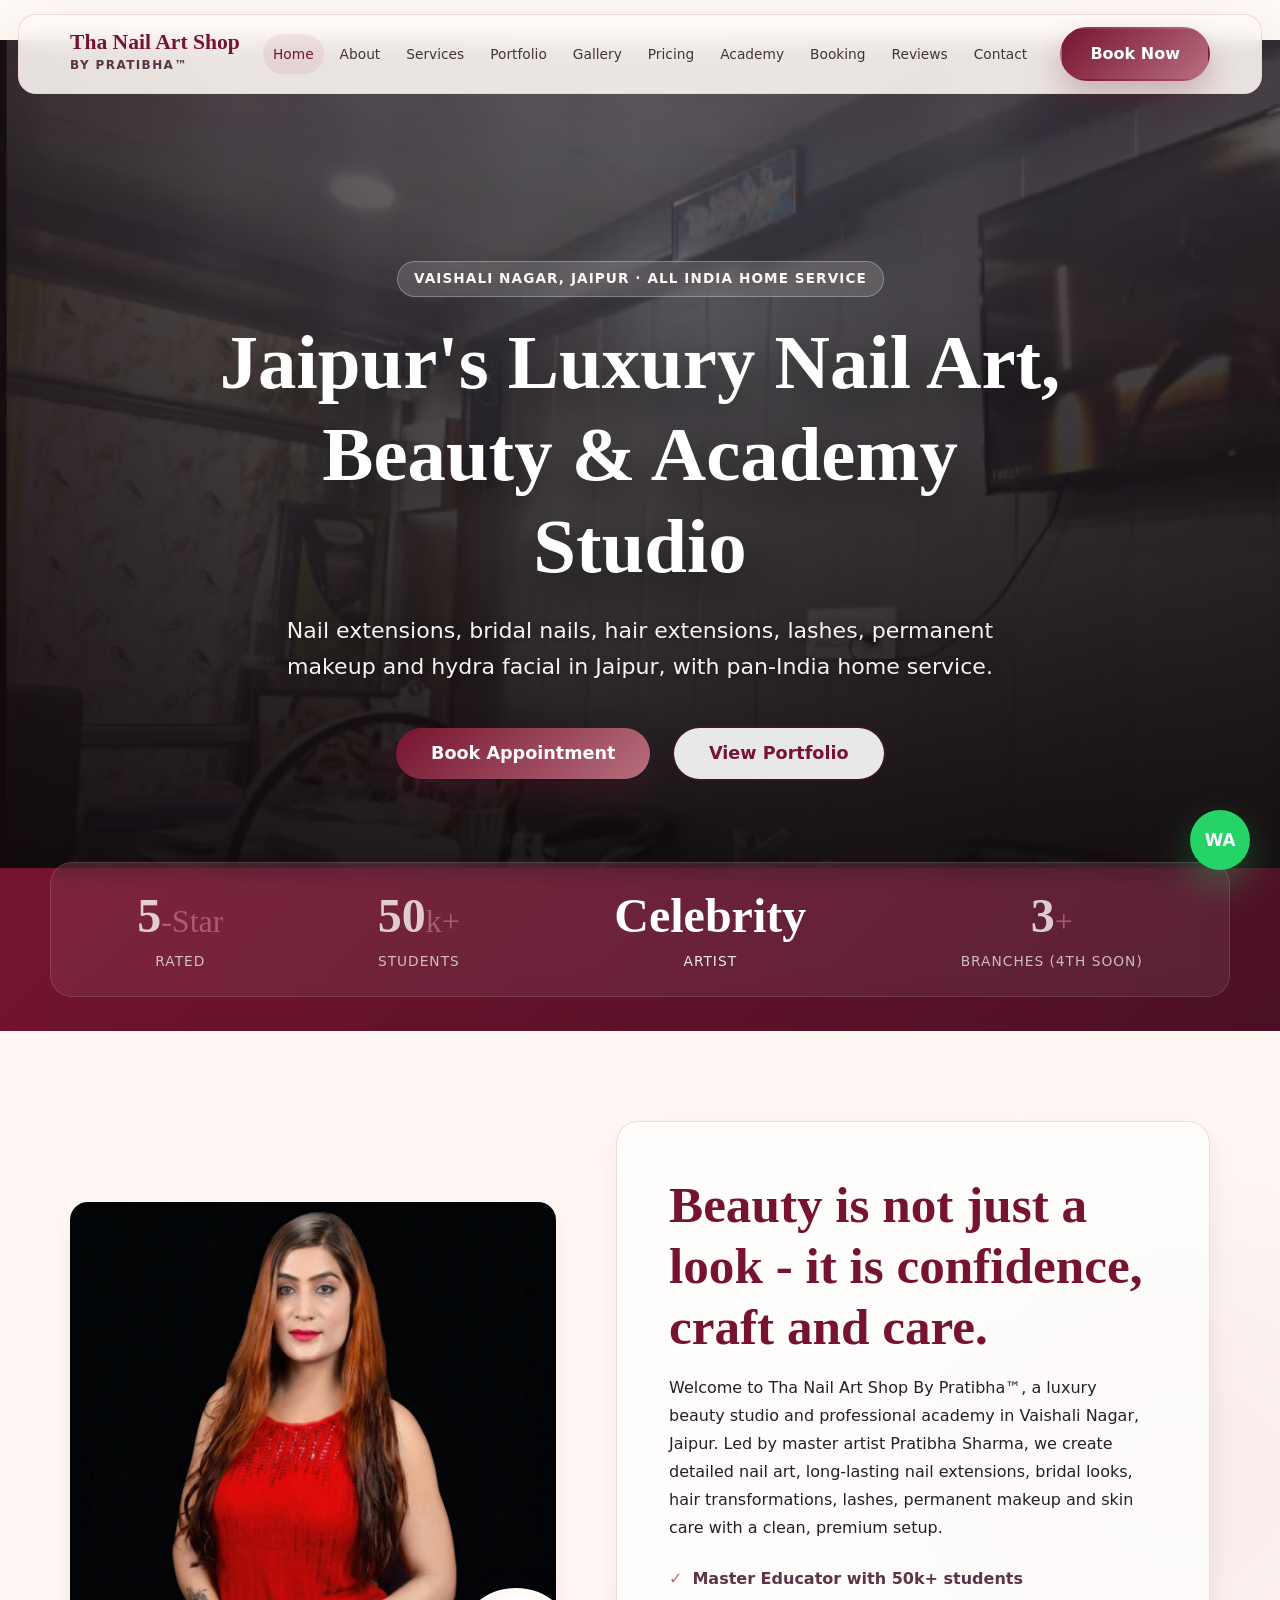
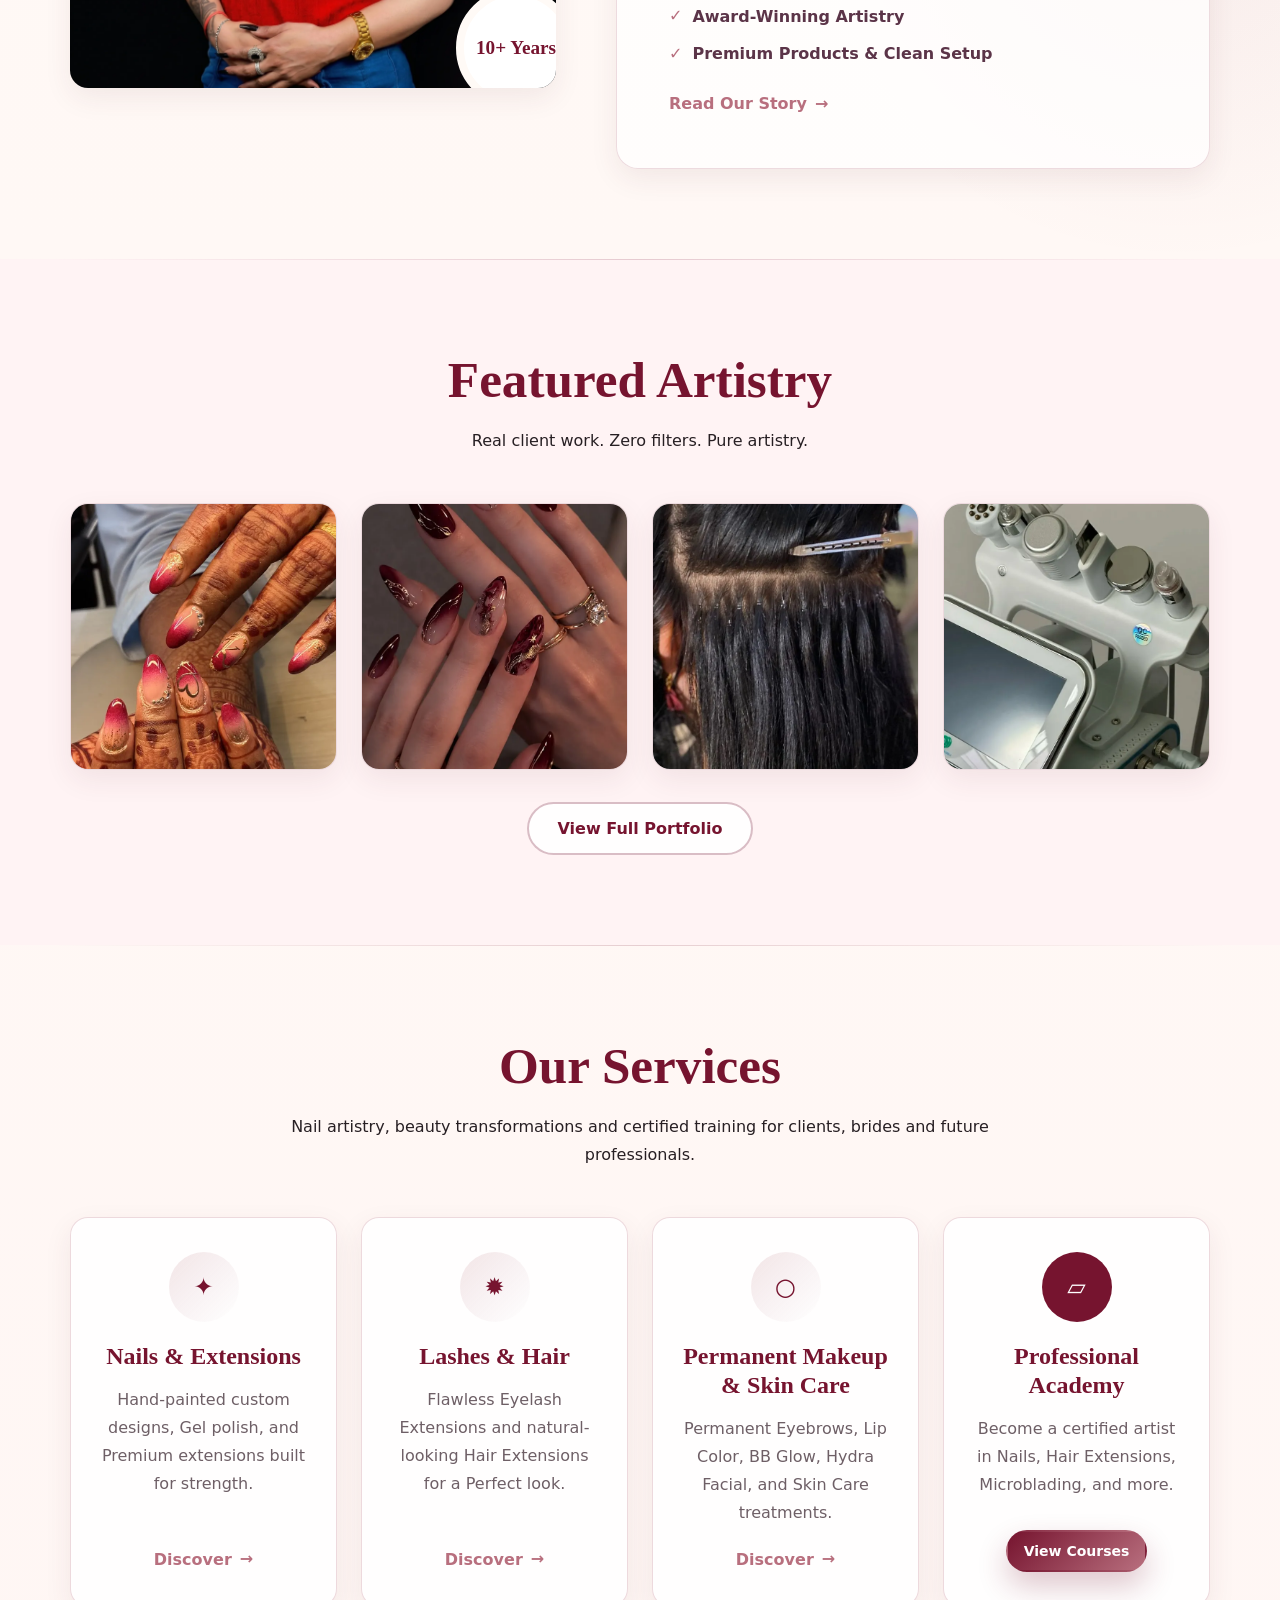
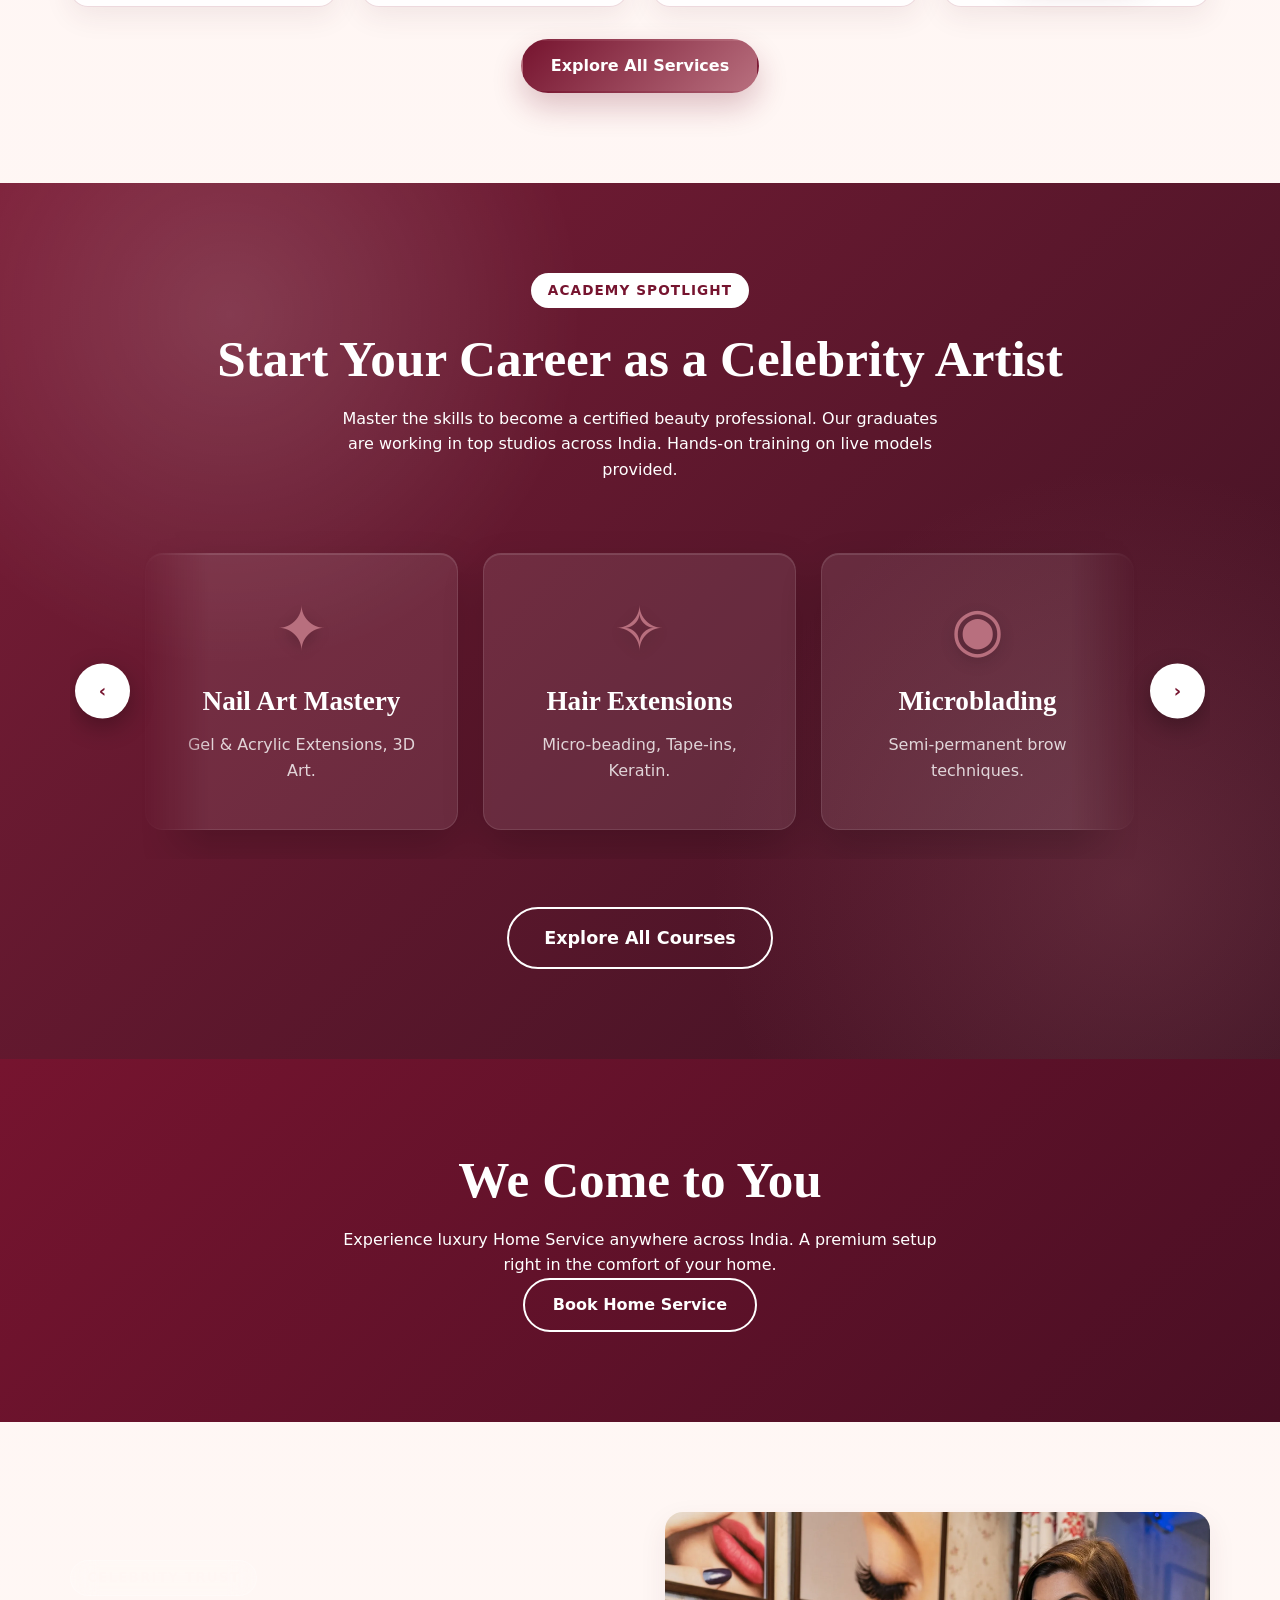
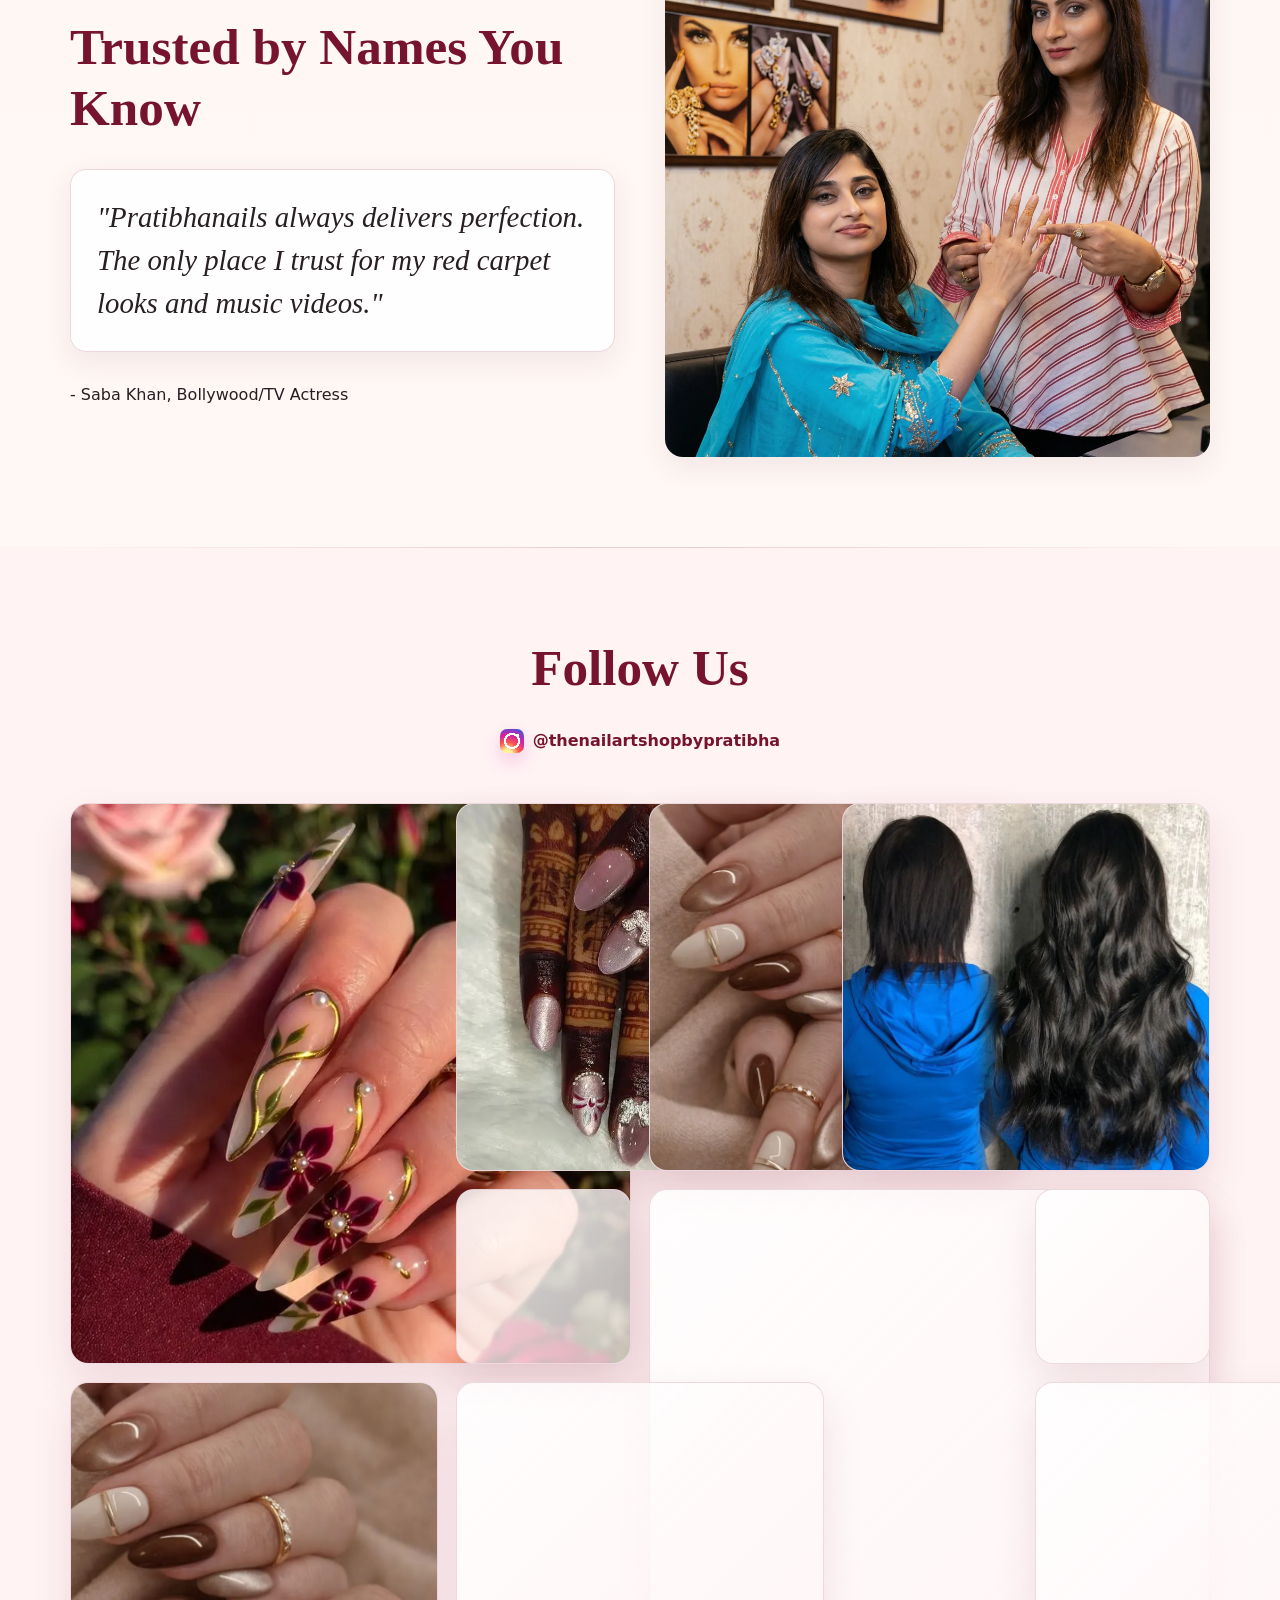
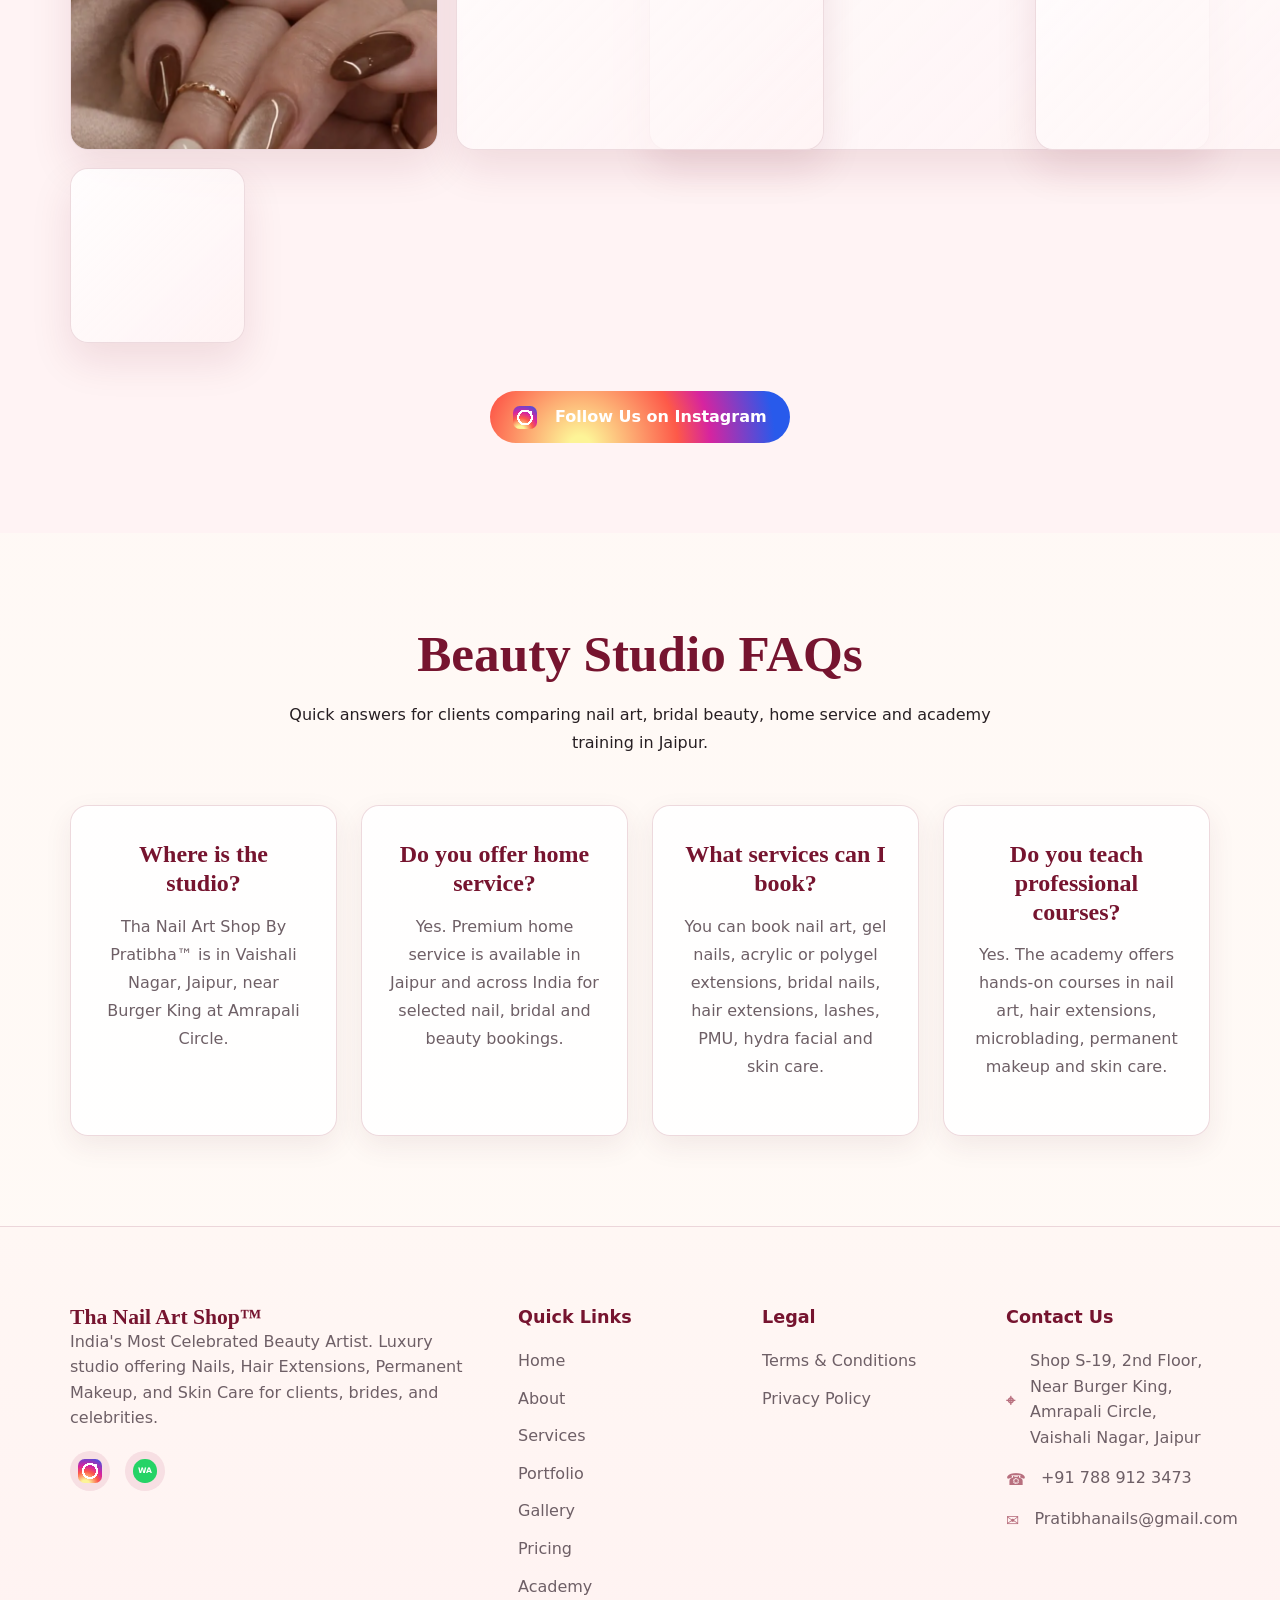
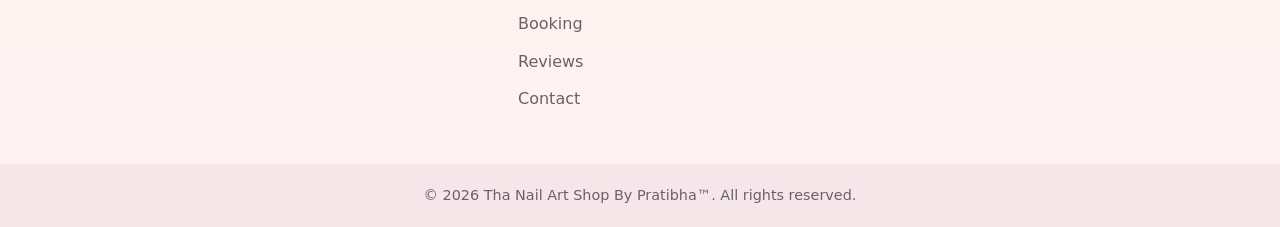
<file: index.html>
<!DOCTYPE html>
<html lang="en">
<head>
    <meta charset="UTF-8">
    <meta name="viewport" content="width=device-width, initial-scale=1.0">
    <title>Best Nail Art Studio Jaipur | Bridal Nails &amp; PMU</title>
    <meta name="description" content="Tha Nail Art Shop By Pratibha™ is a luxury beauty studio in Vaishali Nagar, Jaipur for nail art, nail extensions, bridal nails, hair extensions, lashes, permanent makeup, hydra facial, skin care, academy training and pan-India home service.">
    <meta name="keywords" content="best nail art studio in Jaipur, nail extensions Jaipur, bridal nails Jaipur, luxury nail art India, Pratibha Sharma nails, permanent makeup Jaipur, hydra facial Jaipur, hair extensions Jaipur, nail art academy Jaipur, home service nail artist India">
    <meta name="author" content="Tha Nail Art Shop By Pratibha™">
    <meta name="robots" content="index, follow, max-image-preview:large, max-snippet:-1, max-video-preview:-1">
    <meta name="theme-color" content="#800020">
    <link rel="canonical" href="https://pratibhanails.com/">
    <link rel="alternate" hreflang="en-IN" href="https://pratibhanails.com/">
    <meta property="og:locale" content="en_IN">
    <meta property="og:type" content="website">
    <meta property="og:site_name" content="Tha Nail Art Shop By Pratibha™">
    <meta property="og:title" content="Best Nail Art Studio Jaipur | Bridal Nails &amp; PMU">
    <meta property="og:description" content="Tha Nail Art Shop By Pratibha™ is a luxury beauty studio in Vaishali Nagar, Jaipur for nail art, nail extensions, bridal nails, hair extensions, lashes, permanent makeup, hydra facial, skin care, academy training and pan-India home service.">
    <meta property="og:url" content="https://pratibhanails.com/">
    <meta property="og:image" content="https://pratibhanails.com/images/about/about_Pratibha_Sharma.webp">
    <meta property="og:image:alt" content="Tha Nail Art Shop By Pratibha™ luxury nail art and beauty studio in Jaipur">
    <meta name="twitter:card" content="summary_large_image">
    <meta name="twitter:title" content="Best Nail Art Studio Jaipur | Bridal Nails &amp; PMU">
    <meta name="twitter:description" content="Tha Nail Art Shop By Pratibha™ is a luxury beauty studio in Vaishali Nagar, Jaipur for nail art, nail extensions, bridal nails, hair extensions, lashes, permanent makeup, hydra facial, skin care, academy training and pan-India home service.">
    <meta name="twitter:image" content="https://pratibhanails.com/images/about/about_Pratibha_Sharma.webp">
    <meta name="geo.region" content="IN-RJ">
    <meta name="geo.placename" content="Vaishali Nagar, Jaipur, Rajasthan">
    <meta name="geo.position" content="26.9112389;75.7394810">
    <meta name="ICBM" content="26.9112389, 75.7394810">
    <link rel="icon" type="image/webp" href="images/about/about_Pratibha_Sharma.webp">
    <link rel="preload" href="css/style.min.css" as="style">
    <link rel="stylesheet" href="css/style.min.css">
    <link rel="preload" as="image" href="images/studio/Studio-image.webp" fetchpriority="high">
    <script type="application/ld+json">{
  "@context": "https://schema.org",
  "@graph": [
    {
      "@type": "BeautySalon",
      "@id": "https://pratibhanails.com/#beautysalon",
      "name": "Tha Nail Art Shop By Pratibha™",
      "url": "https://pratibhanails.com",
      "image": "https://pratibhanails.com/images/about/about_Pratibha_Sharma.webp",
      "telephone": "+91 788 912 3473",
      "email": "Pratibhanails@gmail.com",
      "priceRange": "₹₹",
      "address": {
        "@type": "PostalAddress",
        "streetAddress": "Shop S-19, 2nd Floor, Near Burger King, Amrapali Circle, Vaishali Nagar",
        "addressLocality": "Jaipur",
        "addressRegion": "Rajasthan",
        "postalCode": "302021",
        "addressCountry": "IN"
      },
      "geo": {
        "@type": "GeoCoordinates",
        "latitude": 26.9112389,
        "longitude": 75.739481
      },
      "areaServed": [
        "Jaipur",
        "Vaishali Nagar",
        "Rajasthan",
        "India"
      ],
      "openingHoursSpecification": [
        {
          "@type": "OpeningHoursSpecification",
          "dayOfWeek": [
            "Monday",
            "Tuesday",
            "Wednesday",
            "Thursday",
            "Friday",
            "Saturday",
            "Sunday"
          ],
          "opens": "10:30",
          "closes": "20:30"
        }
      ],
      "sameAs": [
        "https://instagram.com/thenailartshopbypratibha",
        "https://instagram.com/pratibhanails"
      ],
      "makesOffer": [
        {
          "@type": "Offer",
          "itemOffered": {
            "@type": "Service",
            "name": "Nail Art and Nail Extensions"
          }
        },
        {
          "@type": "Offer",
          "itemOffered": {
            "@type": "Service",
            "name": "Bridal Nail Packages"
          }
        },
        {
          "@type": "Offer",
          "itemOffered": {
            "@type": "Service",
            "name": "Hair Extensions"
          }
        },
        {
          "@type": "Offer",
          "itemOffered": {
            "@type": "Service",
            "name": "Permanent Makeup and PMU"
          }
        },
        {
          "@type": "Offer",
          "itemOffered": {
            "@type": "Service",
            "name": "Hydra Facial and Skin Care"
          }
        },
        {
          "@type": "Offer",
          "itemOffered": {
            "@type": "Service",
            "name": "Professional Beauty Academy Courses"
          }
        }
      ]
    },
    {
      "@type": "WebSite",
      "@id": "https://pratibhanails.com/#website",
      "url": "https://pratibhanails.com",
      "name": "Tha Nail Art Shop By Pratibha™",
      "publisher": {
        "@id": "https://pratibhanails.com/#beautysalon"
      },
      "inLanguage": "en-IN"
    },
    {
      "@type": "WebPage",
      "@id": "https://pratibhanails.com/#webpage",
      "url": "https://pratibhanails.com/",
      "name": "Best Nail Art Studio in Jaipur | Bridal Nails, Hair Extensions & PMU",
      "description": "Tha Nail Art Shop By Pratibha™ is a luxury beauty studio in Vaishali Nagar, Jaipur for nail art, nail extensions, bridal nails, hair extensions, lashes, permanent makeup, hydra facial, skin care, academy training and pan-India home service.",
      "isPartOf": {
        "@id": "https://pratibhanails.com/#website"
      },
      "about": {
        "@id": "https://pratibhanails.com/#beautysalon"
      }
    },
    {
      "@type": "BreadcrumbList",
      "itemListElement": [
        {
          "@type": "ListItem",
          "position": 1,
          "name": "Home",
          "item": "https://pratibhanails.com/"
        },
        {
          "@type": "ListItem",
          "position": 2,
          "name": "Home",
          "item": "https://pratibhanails.com/"
        }
      ]
    }
  ]
}</script>
    <script type="application/ld+json">{
  "@context": "https://schema.org",
  "@type": "FAQPage",
  "mainEntity": [
    {
      "@type": "Question",
      "name": "Where is Tha Nail Art Shop By Pratibha located?",
      "acceptedAnswer": {
        "@type": "Answer",
        "text": "Tha Nail Art Shop By Pratibha is located in Vaishali Nagar, Jaipur, near Burger King at Amrapali Circle."
      }
    },
    {
      "@type": "Question",
      "name": "Does Tha Nail Art Shop By Pratibha offer home service?",
      "acceptedAnswer": {
        "@type": "Answer",
        "text": "Yes. Premium home service is available in Jaipur and across India for selected nail, bridal and beauty bookings."
      }
    },
    {
      "@type": "Question",
      "name": "What beauty services are available?",
      "acceptedAnswer": {
        "@type": "Answer",
        "text": "Services include nail art, gel nails, acrylic and polygel extensions, bridal nails, hair extensions, eyelash extensions, permanent makeup, hydra facial and skin care."
      }
    },
    {
      "@type": "Question",
      "name": "Does the studio offer beauty academy courses?",
      "acceptedAnswer": {
        "@type": "Answer",
        "text": "Yes. The academy offers professional courses in nail art, hair extensions, microblading, permanent makeup and skin care."
      }
    }
  ]
}</script>
</head>
<body>
    
    <nav class="navbar" id="navbar">
        <div class="container nav-container">
            <a href="index.html" class="logo" aria-label="Tha Nail Art Shop By Pratibha home">
                <span class="logo-title">Tha Nail Art Shop</span>
                <span class="logo-subtitle">By Pratibha™</span>
            </a>
            <div class="nav-links" id="navLinks">
                <a href="index.html">Home</a>
                <a href="about.html">About</a>
                <a href="services.html">Services</a>
                <a href="portfolio.html">Portfolio</a>
                <a href="gallery.html">Gallery</a>
                <a href="pricing.html">Pricing</a>
                <a href="academy.html">Academy</a>
                <a href="booking.html">Booking</a>
                <a href="reviews.html">Reviews</a>
                <a href="contact.html">Contact</a>
            </div>
            <div class="nav-actions">
                <a href="booking.html" class="btn btn-primary d-none-mobile">Book Now</a>
                <button class="mobile-menu-toggle" id="mobileMenuToggle" type="button" aria-label="Open menu" aria-controls="navLinks" aria-expanded="false">
                    <span></span><span></span><span></span>
                </button>
            </div>
        </div>
    </nav>

    <main>
        
            <section class="hero slide-up">
                <div class="hero-overlay"></div>
                <div class="container hero-content text-center">
                    <span class="badge fade-in">Vaishali Nagar, Jaipur &middot; All India Home Service</span>
                    <h1 class="hero-title fade-in delay-1">Jaipur's Luxury Nail Art, Beauty & Academy Studio</h1>
                    <p class="hero-subtitle fade-in delay-2">Nail extensions, bridal nails, hair extensions, lashes, permanent makeup and hydra facial in Jaipur, with pan-India home service.</p>
                    <div class="hero-actions fade-in delay-3">
                        <a href="https://wa.me/917889123473?text=Hi%2C%20I%20would%20like%20to%20book%20an%20appointment" class="btn btn-primary btn-large">Book Appointment</a>
                        <a href="portfolio.html" class="btn btn-outline btn-large">View Portfolio</a>
                    </div>
                </div>
            </section>
            
            <section class="stats-strip">
                <div class="container stats-container">
                    <div class="stat-item counter-box">
                        <div class="stat-number counter" data-target="5">0</div><span>-Star</span>
                        <p>Rated</p>
                    </div>
                    <div class="stat-item counter-box">
                        <div class="stat-number counter" data-target="50">0</div><span>k+</span>
                        <p>Students</p>
                    </div>
                    <div class="stat-item counter-box">
                        <div class="stat-number">Celebrity</div>
                        <p>Artist</p>
                    </div>
                    <div class="stat-item counter-box">
                        <div class="stat-number counter" data-target="3">0</div><span>+</span>
                        <p>Branches (4th Soon)</p>
                    </div>
                </div>
            </section>

            <section class="intro section">
                <div class="container intro-container">
                    <div class="intro-image img-hover">
                        <img width="600" height="600" src="images/about/about_Pratibha_Sharma.webp" alt="Pratibha Sharma" loading="lazy" decoding="async">
                        <div class="floating-badge">10+ Years</div>
                    </div>
                    <div class="intro-text">
                        <h2 class="section-title">Beauty is not just a look - it is confidence, craft and care.</h2>
                        <p>Welcome to Tha Nail Art Shop By Pratibha™, a luxury beauty studio and professional academy in Vaishali Nagar, Jaipur. Led by master artist Pratibha Sharma, we create detailed nail art, long-lasting nail extensions, bridal looks, hair transformations, lashes, permanent makeup and skin care with a clean, premium setup.</p>
                        <ul class="features-list">
                            <li><i class="fas fa-check text-primary"></i> Master Educator with 50k+ students</li>
                            <li><i class="fas fa-check text-primary"></i> Award-Winning Artistry</li>
                            <li><i class="fas fa-check text-primary"></i> Premium Products & Clean Setup</li>
                        </ul>
                        <a href="about.html" class="link-btn">Read Our Story <i class="fas fa-arrow-right"></i></a>
                    </div>
                </div>
            </section>

            <section id="portfolio" class="portfolio-preview section bg-soft">
                <div class="container">
                    <div class="section-header text-center">
                        <h2 class="section-title">Featured Artistry</h2>
                        <p>Real client work. Zero filters. Pure artistry.</p>
                    </div>
                    <div class="grid gallery-grid">
                        <div class="gallery-item img-hover">
                            <img width="600" height="600" src="images/bridal nails/Bridal-nail_(2).webp" alt="Bridal Magic" loading="lazy" decoding="async">
                            <div class="gallery-overlay"><span>Bridal Magic</span></div>
                        </div>
                        <div class="gallery-item img-hover">
                            <img width="600" height="600" src="images/luxry nails/Luxury-Nail_(2).webp" alt="Luxury Extensions" loading="lazy" decoding="async">
                            <div class="gallery-overlay"><span>Luxury Extensions</span></div>
                        </div>
                        <div class="gallery-item img-hover">
                            <img width="600" height="600" src="images/hair extension/Hair-Extension-Images_(2).webp" alt="Hair Extensions" loading="lazy" decoding="async">
                            <div class="gallery-overlay"><span>Hair Extensions</span></div>
                        </div>
                        <div class="gallery-item img-hover">
                            <img width="600" height="600" src="images/Hydra facial images - Copy/Hydra-facial-images_(2).webp" alt="Derma Treatments" loading="lazy" decoding="async">
                            <div class="gallery-overlay"><span>Derma Treatments</span></div>
                        </div>
                    </div>
                    <div class="text-center mt-4">
                        <a href="portfolio.html" class="btn btn-outline">View Full Portfolio</a>
                    </div>
                </div>
            </section>

            <section class="home-services section">
                <div class="container">
                    <div class="section-header text-center">
                        <h2 class="section-title">Our Services</h2>
                        <p>Nail artistry, beauty transformations and certified training for clients, brides and future professionals.</p>
                    </div>
                    <div class="grid services-grid">
                        <div class="service-card card-hover">
                            <div class="service-icon"><i class="fas fa-paint-brush"></i></div>
                            <h3>Nails & Extensions</h3>
                            <p>Hand-painted custom designs, Gel polish, and Premium extensions built for strength.</p>
                            <a href="services.html" class="link-btn small text-primary">Discover <i class="fas fa-arrow-right"></i></a>
                        </div>
                        <div class="service-card card-hover">
                            <div class="service-icon"><i class="fas fa-hand-sparkles"></i></div>
                            <h3>Lashes & Hair</h3>
                            <p>Flawless Eyelash Extensions and natural-looking Hair Extensions for a Perfect look.</p>
                            <a href="services.html" class="link-btn small text-primary">Discover <i class="fas fa-arrow-right"></i></a>
                        </div>
                        <div class="service-card card-hover">
                            <div class="service-icon"><i class="fas fa-ring"></i></div>
                            <h3>Permanent Makeup & Skin Care</h3>
                            <p>Permanent Eyebrows, Lip Color, BB Glow, Hydra Facial, and Skin Care treatments.</p>
                            <a href="services.html" class="link-btn small text-primary">Discover <i class="fas fa-arrow-right"></i></a>
                        </div>
                        <div class="service-card card-hover" style="border: 2px solid var(--primary); background: linear-gradient(135deg, #fff, #fdf5f6);">
                            <div class="service-icon" style="background: var(--burgundy); color: white;"><i class="fas fa-graduation-cap"></i></div>
                            <h3>Professional Academy</h3>
                            <p>Become a certified artist in Nails, Hair Extensions, Microblading, and more.</p>
                            <a href="academy.html" class="btn btn-primary btn-small">View Courses</a>
                        </div>
                    </div>
                    <div class="text-center mt-4">
                        <a href="services.html" class="btn btn-primary">Explore All Services</a>
                    </div>
                </div>
            </section>

            <section class="academy-spotlight section bg-burgundy text-white">
                <div class="container text-center">
                    <div class="badge mb-2" style="background: white; color: var(--burgundy);">Academy Spotlight</div>
                    <h2 class="section-title text-white">Start Your Career as a Celebrity Artist</h2>
                    <p class="mb-4 max-w-md mx-auto">Master the skills to become a certified beauty professional. Our graduates are working in top studios across India. Hands-on training on live models provided.</p>
                    
                    <div class="academy-carousel-wrapper">
                        <button class="carousel-nav prev" id="academyPrev" aria-label="Previous"><i class="fas fa-chevron-left"></i></button>
                        <div class="academy-carousel" id="academyCarousel">
                            <div class="academy-card">
                                <i class="fas fa-paint-brush mb-2"></i>
                                <h3>Nail Art Mastery</h3>
                                <p>Gel & Acrylic Extensions, 3D Art.</p>
                            </div>
                            <div class="academy-card">
                                <i class="fas fa-magic mb-2"></i>
                                <h3>Hair Extensions</h3>
                                <p>Micro-beading, Tape-ins, Keratin.</p>
                            </div>
                            <div class="academy-card">
                                <i class="fas fa-eye mb-2"></i>
                                <h3>Microblading</h3>
                                <p>Semi-permanent brow techniques.</p>
                            </div>
                            <div class="academy-card">
                                <i class="fas fa-spa mb-2"></i>
                                <h3>Skin Care & PMU</h3>
                                <p>Hydra Facial, BB Glow, Lip Blush.</p>
                            </div>
                        </div>
                        <button class="carousel-nav next" id="academyNext" aria-label="Next"><i class="fas fa-chevron-right"></i></button>
                    </div>

                    <div class="mt-5">
                        <a href="academy.html" class="btn btn-outline-light btn-large">Explore All Courses</a>
                    </div>
                </div>
            </section>

            <section class="banner section bg-burgundy text-white text-center">
                <div class="container">
                    <h2 class="section-title text-white">We Come to You</h2>
                    <p class="mb-3 max-w-md mx-auto">Experience luxury Home Service anywhere across India. A premium setup right in the comfort of your home.</p>
                    <a href="https://wa.me/917889123473?text=Hi%2C%20I%20would%20like%20to%20book%20a%20home%20service" class="btn btn-outline-light" target="_blank" rel="noopener noreferrer">Book Home Service</a>
                </div>
            </section>
            
            <section class="celebrity section">
                <div class="container celebrity-container">
                    <div class="celebrity-text">
                        <span class="badge mb-1">Celebrity Trust</span>
                        <h2 class="section-title">Trusted by Names You Know</h2>
                        <blockquote class="testimonial-large">
                            "Pratibhanails always delivers perfection. The only place I trust for my red carpet looks and music videos."
                        </blockquote>
                        <p class="testimonial-author">- Saba Khan, Bollywood/TV Actress</p>
                    </div>
                    <div class="celebrity-image img-hover">
                        <img width="600" height="600" src="images/cleb/Celebrity_(1).webp" alt="Celebrity" loading="lazy" decoding="async">
                    </div>
                </div>
            </section>
            
            <section class="instagram-feed section bg-soft">
                <div class="container">
                    <div class="section-header text-center">
                        <h2 class="section-title">Follow Us</h2>
                        <a href="https://instagram.com/thenailartshopbypratibha" target="_blank" rel="noopener noreferrer" class="link-btn text-primary">@thenailartshopbypratibha</a>
                    </div>
                    <div class="grid instagram-grid mt-3" data-lightbox-group="instagram-feed">
                        <div class="insta-item img-hover"><img width="600" height="600" src="images/luxry nails/Luxury-Nail_(1).webp" alt="Luxury nail art from Instagram" loading="lazy" decoding="async"></div>
                        <div class="insta-item img-hover"><img width="600" height="600" src="images/bridal nails/Bridal-nail_(1).webp" alt="Bridal nail art from Instagram" loading="lazy" decoding="async"></div>
                        <div class="insta-item img-hover"><img width="600" height="600" src="images/3D nails/3D-Nails_(1).webp" alt="3D nail art from Instagram" loading="lazy" decoding="async"></div>
                        <div class="insta-item img-hover"><img width="600" height="600" src="images/hair extension/Hair-Extension-Images_(1).webp" alt="Hair extension transformation from Instagram" loading="lazy" decoding="async"></div>
                        <div class="insta-item img-hover"><img width="600" height="600" src="images/Eyelashes images by Pinterest - Copy/Eyelashes-images_(1).webp" alt="Eyelash styling from Instagram" loading="lazy" decoding="async"></div>
                        <div class="insta-item img-hover"><img width="600" height="600" src="images/Hydra facial images - Copy/Hydra-facial-images_(1).webp" alt="Hydra facial result from Instagram" loading="lazy" decoding="async"></div>
                        <div class="insta-item img-hover"><img width="600" height="600" src="images/luxry nails/Luxury-Nail_(6).webp" alt="Luxury nail detail from Instagram" loading="lazy" decoding="async"></div>
                        <div class="insta-item img-hover"><img width="600" height="600" src="images/luxry nails/Luxury-Nail_(7).webp" alt="Premium nail design from Instagram" loading="lazy" decoding="async"></div>
                        <div class="insta-item img-hover"><img width="600" height="600" src="images/luxry nails/Luxury-Nail_(8).webp" alt="Glossy nail art from Instagram" loading="lazy" decoding="async"></div>
                        <div class="insta-item img-hover"><img width="600" height="600" src="images/luxry nails/Luxury-Nail_(9).webp" alt="Elegant nail art from Instagram" loading="lazy" decoding="async"></div>
                        <div class="insta-item img-hover"><img width="600" height="600" src="images/bridal nails/Bridal-nail_(1).webp" alt="Bridal nail closeup from Instagram" loading="lazy" decoding="async"></div>
                    </div>
                    <div class="text-center mt-5">
                        <a href="instagram://user?username=thenailartshopbypratibha" class="btn btn-instagram">
                            <i class="fab fa-instagram mr-2"></i> Follow Us on Instagram
                        </a>
                        <script>
                            // Fallback for browsers that don't support deep links
                            document.querySelector('.btn-instagram').addEventListener('click', function(e) {
                                e.preventDefault();
                                var userAgent = navigator.userAgent || navigator.vendor || window.opera;
                                var isMobile = /android|iphone|ipad|ipod/i.test(userAgent);
                                
                                if (isMobile) {
                                    window.location.href = "instagram://user?username=thenailartshopbypratibha";
                                    setTimeout(function() {
                                        window.location.href = "https://instagram.com/thenailartshopbypratibha";
                                    }, 500);
                                } else {
                                    window.open("https://instagram.com/thenailartshopbypratibha", "_blank");
                                }
                            });
                        </script>
                    </div>
                </div>
            </section>

            <section class="section">
                <div class="container">
                    <div class="section-header text-center">
                        <h2 class="section-title">Beauty Studio FAQs</h2>
                        <p>Quick answers for clients comparing nail art, bridal beauty, home service and academy training in Jaipur.</p>
                    </div>
                    <div class="grid services-grid">
                        <div class="service-card">
                            <h3>Where is the studio?</h3>
                            <p>Tha Nail Art Shop By Pratibha™ is in Vaishali Nagar, Jaipur, near Burger King at Amrapali Circle.</p>
                        </div>
                        <div class="service-card">
                            <h3>Do you offer home service?</h3>
                            <p>Yes. Premium home service is available in Jaipur and across India for selected nail, bridal and beauty bookings.</p>
                        </div>
                        <div class="service-card">
                            <h3>What services can I book?</h3>
                            <p>You can book nail art, gel nails, acrylic or polygel extensions, bridal nails, hair extensions, lashes, PMU, hydra facial and skin care.</p>
                        </div>
                        <div class="service-card">
                            <h3>Do you teach professional courses?</h3>
                            <p>Yes. The academy offers hands-on courses in nail art, hair extensions, microblading, permanent makeup and skin care.</p>
                        </div>
                    </div>
                </div>
            </section>
        
    </main>
    
    <footer class="footer">
        <div class="container footer-container">
            <div class="footer-col brand-col">
                <h3 class="logo-title">Tha Nail Art Shop™</h3>
                <p>India's Most Celebrated Beauty Artist. Luxury studio offering Nails, Hair Extensions, Permanent Makeup, and Skin Care for clients, brides, and celebrities.</p>
                <div class="social-links">
                    <a href="https://instagram.com/thenailartshopbypratibha" target="_blank" rel="noopener noreferrer" aria-label="Instagram"><i class="fab fa-instagram"></i></a>
                    <a href="https://wa.me/917889123473" target="_blank" rel="noopener noreferrer" aria-label="WhatsApp"><i class="fab fa-whatsapp"></i></a>
                </div>
            </div>
            <div class="footer-col">
                <h4>Quick Links</h4>
                <ul class="footer-links">
                    <li><a href="index.html">Home</a></li>
                    <li><a href="about.html">About</a></li>
                    <li><a href="services.html">Services</a></li>
                    <li><a href="portfolio.html">Portfolio</a></li>
                    <li><a href="gallery.html">Gallery</a></li>
                    <li><a href="pricing.html">Pricing</a></li>
                    <li><a href="academy.html">Academy</a></li>
                    <li><a href="booking.html">Booking</a></li>
                    <li><a href="reviews.html">Reviews</a></li>
                    <li><a href="contact.html">Contact</a></li>
                </ul>
            </div>
            <div class="footer-col">
                <h4>Legal</h4>
                <ul class="footer-links">
                    <li><a href="terms.html">Terms & Conditions</a></li>
                    <li><a href="privacy.html">Privacy Policy</a></li>
                </ul>
            </div>
            <div class="footer-col">
                <h4>Contact Us</h4>
                <ul class="contact-info">
                    <li><i class="fas fa-map-marker-alt"></i> <span>Shop S-19, 2nd Floor, Near Burger King, Amrapali Circle, Vaishali Nagar, Jaipur</span></li>
                    <li><i class="fas fa-phone"></i> <span>+91 788 912 3473</span></li>
                    <li><i class="fas fa-envelope"></i> <span>Pratibhanails@gmail.com</span></li>
                </ul>
            </div>
        </div>
        <div class="footer-bottom">
            <div class="container">
                <p>&copy; 2026 Tha Nail Art Shop By Pratibha™. All rights reserved.</p>
            </div>
        </div>
    </footer>
    <a href="https://wa.me/917889123473?text=Hi%2C%20I%20would%20like%20to%20book%20an%20appointment" class="floating-whatsapp" target="_blank" rel="noopener noreferrer" aria-label="Book on WhatsApp">
        <i class="fab fa-whatsapp"></i>
    </a>
    <script src="js/main.js" defer></script>

</body>
</html>
</file>
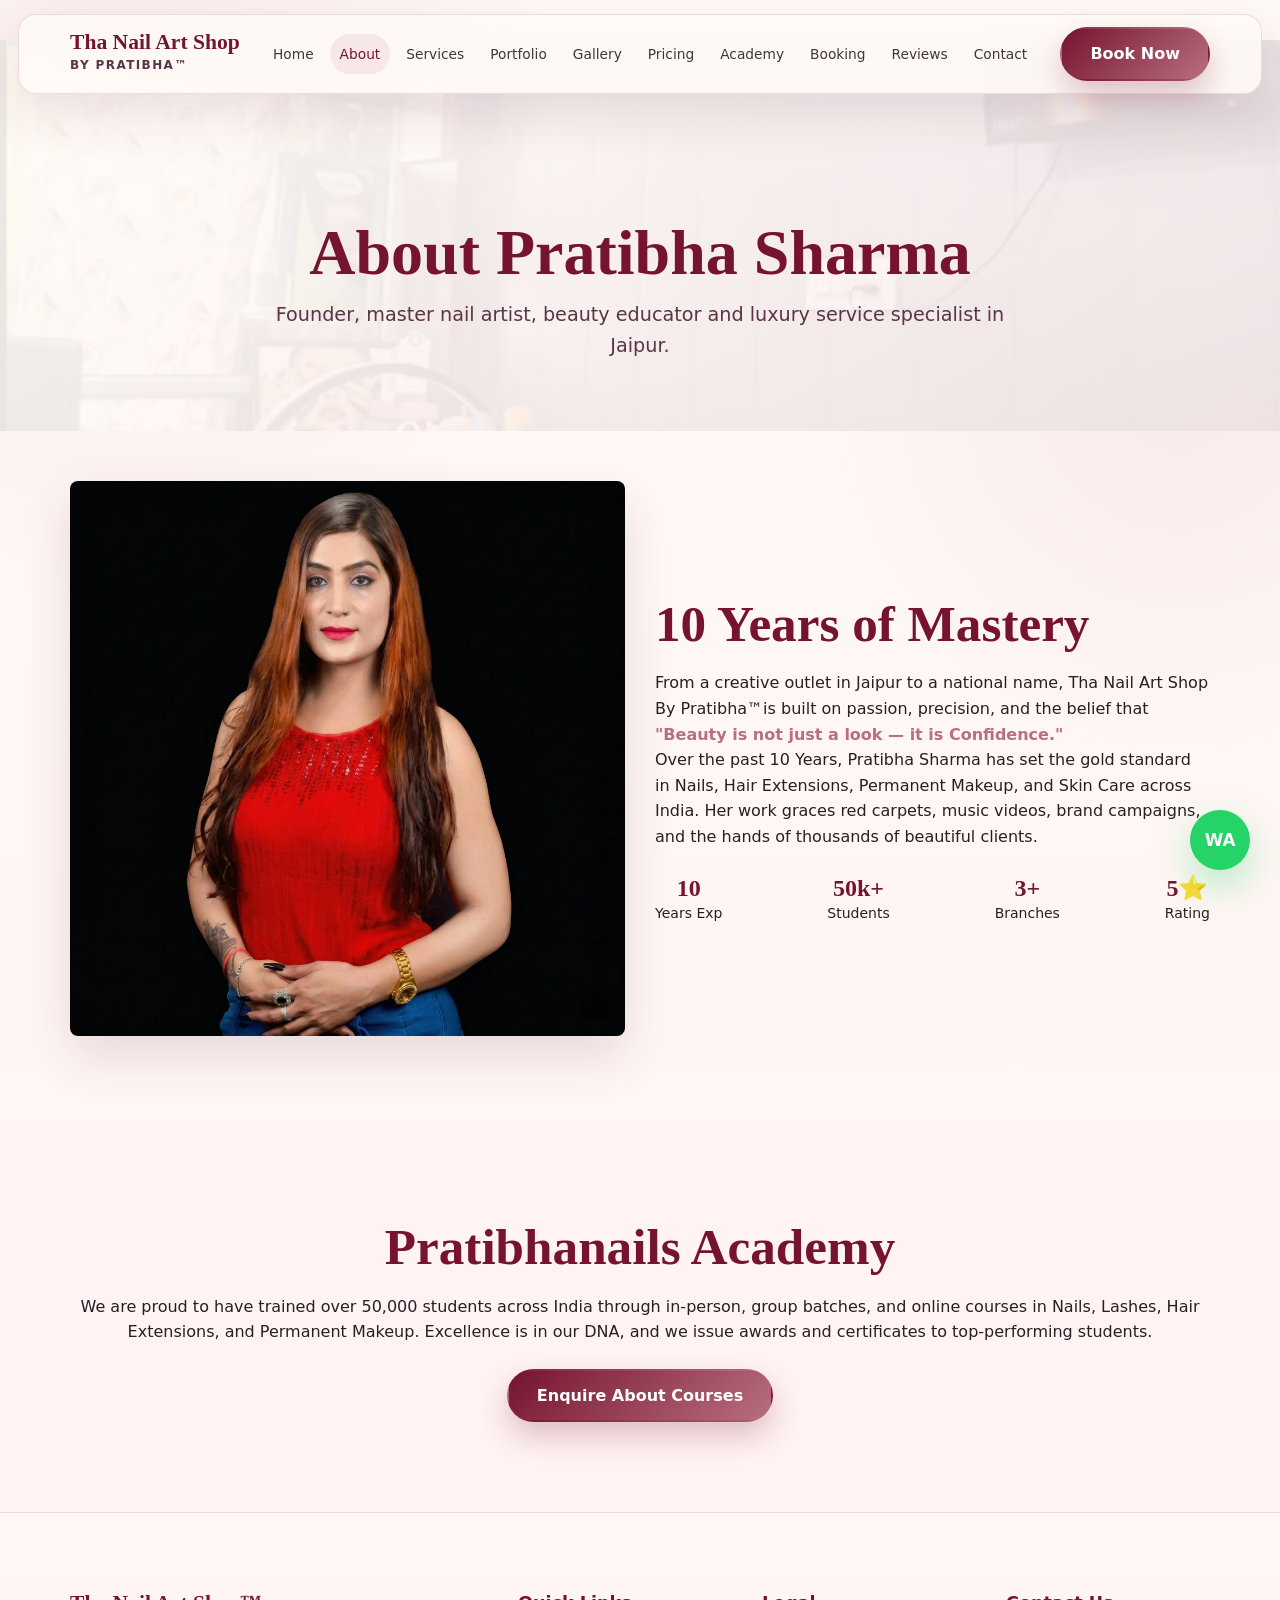
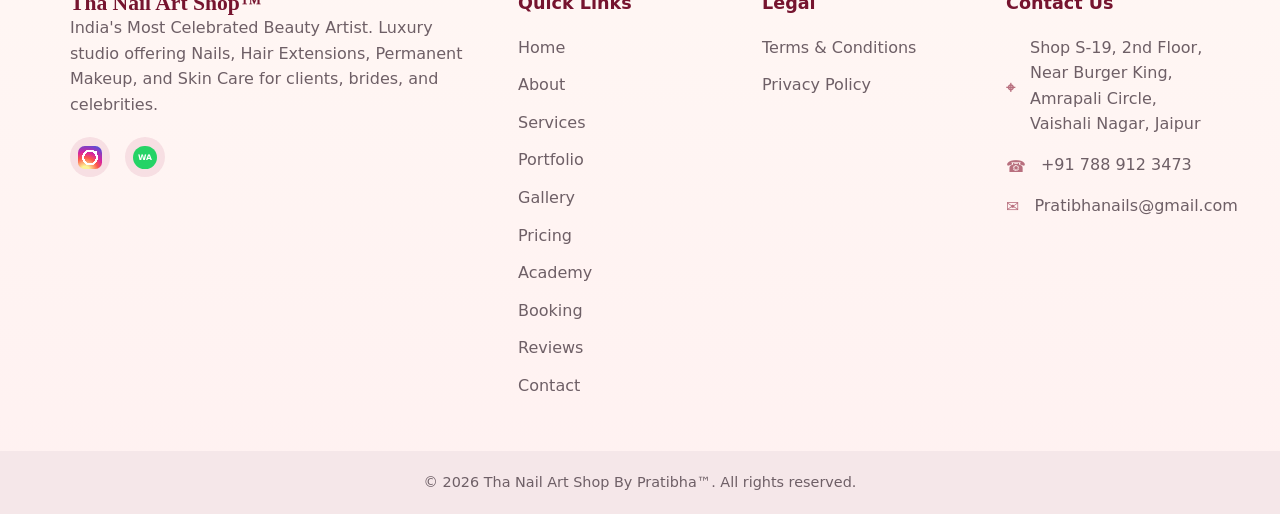
<file: about.html>
<!DOCTYPE html>
<html lang="en">
<head>
    <meta charset="UTF-8">
    <meta name="viewport" content="width=device-width, initial-scale=1.0">
    <title>About Pratibha Sharma | Nail Artist Jaipur</title>
    <meta name="description" content="Meet Pratibha Sharma, founder of Tha Nail Art Shop By Pratibha™ in Jaipur. Discover her 10+ year journey in luxury nail art, bridal beauty, permanent makeup, hair extensions and professional academy training.">
    <meta name="keywords" content="Pratibha Sharma nail artist, about Tha Nail Art Shop, celebrity nail artist Jaipur, beauty educator Jaipur, nail art trainer India">
    <meta name="author" content="Tha Nail Art Shop By Pratibha™">
    <meta name="robots" content="index, follow, max-image-preview:large, max-snippet:-1, max-video-preview:-1">
    <meta name="theme-color" content="#800020">
    <link rel="canonical" href="https://pratibhanails.com/about.html">
    <link rel="alternate" hreflang="en-IN" href="https://pratibhanails.com/about.html">
    <meta property="og:locale" content="en_IN">
    <meta property="og:type" content="website">
    <meta property="og:site_name" content="Tha Nail Art Shop By Pratibha™">
    <meta property="og:title" content="About Pratibha Sharma | Nail Artist Jaipur">
    <meta property="og:description" content="Meet Pratibha Sharma, founder of Tha Nail Art Shop By Pratibha™ in Jaipur. Discover her 10+ year journey in luxury nail art, bridal beauty, permanent makeup, hair extensions and professional academy training.">
    <meta property="og:url" content="https://pratibhanails.com/about.html">
    <meta property="og:image" content="https://pratibhanails.com/images/about/about_Pratibha_Sharma.webp">
    <meta property="og:image:alt" content="Tha Nail Art Shop By Pratibha™ luxury nail art and beauty studio in Jaipur">
    <meta name="twitter:card" content="summary_large_image">
    <meta name="twitter:title" content="About Pratibha Sharma | Nail Artist Jaipur">
    <meta name="twitter:description" content="Meet Pratibha Sharma, founder of Tha Nail Art Shop By Pratibha™ in Jaipur. Discover her 10+ year journey in luxury nail art, bridal beauty, permanent makeup, hair extensions and professional academy training.">
    <meta name="twitter:image" content="https://pratibhanails.com/images/about/about_Pratibha_Sharma.webp">
    <meta name="geo.region" content="IN-RJ">
    <meta name="geo.placename" content="Vaishali Nagar, Jaipur, Rajasthan">
    <meta name="geo.position" content="26.9112389;75.7394810">
    <meta name="ICBM" content="26.9112389, 75.7394810">
    <link rel="icon" type="image/webp" href="images/about/about_Pratibha_Sharma.webp">
    <link rel="preload" href="css/style.min.css" as="style">
    <link rel="stylesheet" href="css/style.min.css">
    <script type="application/ld+json">{
  "@context": "https://schema.org",
  "@graph": [
    {
      "@type": "BeautySalon",
      "@id": "https://pratibhanails.com/#beautysalon",
      "name": "Tha Nail Art Shop By Pratibha™",
      "url": "https://pratibhanails.com",
      "image": "https://pratibhanails.com/images/about/about_Pratibha_Sharma.webp",
      "telephone": "+91 788 912 3473",
      "email": "Pratibhanails@gmail.com",
      "priceRange": "₹₹",
      "address": {
        "@type": "PostalAddress",
        "streetAddress": "Shop S-19, 2nd Floor, Near Burger King, Amrapali Circle, Vaishali Nagar",
        "addressLocality": "Jaipur",
        "addressRegion": "Rajasthan",
        "postalCode": "302021",
        "addressCountry": "IN"
      },
      "geo": {
        "@type": "GeoCoordinates",
        "latitude": 26.9112389,
        "longitude": 75.739481
      },
      "areaServed": [
        "Jaipur",
        "Vaishali Nagar",
        "Rajasthan",
        "India"
      ],
      "openingHoursSpecification": [
        {
          "@type": "OpeningHoursSpecification",
          "dayOfWeek": [
            "Monday",
            "Tuesday",
            "Wednesday",
            "Thursday",
            "Friday",
            "Saturday",
            "Sunday"
          ],
          "opens": "10:30",
          "closes": "20:30"
        }
      ],
      "sameAs": [
        "https://instagram.com/thenailartshopbypratibha",
        "https://instagram.com/pratibhanails"
      ],
      "makesOffer": [
        {
          "@type": "Offer",
          "itemOffered": {
            "@type": "Service",
            "name": "Nail Art and Nail Extensions"
          }
        },
        {
          "@type": "Offer",
          "itemOffered": {
            "@type": "Service",
            "name": "Bridal Nail Packages"
          }
        },
        {
          "@type": "Offer",
          "itemOffered": {
            "@type": "Service",
            "name": "Hair Extensions"
          }
        },
        {
          "@type": "Offer",
          "itemOffered": {
            "@type": "Service",
            "name": "Permanent Makeup and PMU"
          }
        },
        {
          "@type": "Offer",
          "itemOffered": {
            "@type": "Service",
            "name": "Hydra Facial and Skin Care"
          }
        },
        {
          "@type": "Offer",
          "itemOffered": {
            "@type": "Service",
            "name": "Professional Beauty Academy Courses"
          }
        }
      ]
    },
    {
      "@type": "WebSite",
      "@id": "https://pratibhanails.com/#website",
      "url": "https://pratibhanails.com",
      "name": "Tha Nail Art Shop By Pratibha™",
      "publisher": {
        "@id": "https://pratibhanails.com/#beautysalon"
      },
      "inLanguage": "en-IN"
    },
    {
      "@type": "WebPage",
      "@id": "https://pratibhanails.com/about.html#webpage",
      "url": "https://pratibhanails.com/about.html",
      "name": "About Pratibha Sharma | Luxury Nail Artist & Beauty Educator Jaipur",
      "description": "Meet Pratibha Sharma, founder of Tha Nail Art Shop By Pratibha™ in Jaipur. Discover her 10+ year journey in luxury nail art, bridal beauty, permanent makeup, hair extensions and professional academy training.",
      "isPartOf": {
        "@id": "https://pratibhanails.com/#website"
      },
      "about": {
        "@id": "https://pratibhanails.com/#beautysalon"
      }
    },
    {
      "@type": "BreadcrumbList",
      "itemListElement": [
        {
          "@type": "ListItem",
          "position": 1,
          "name": "Home",
          "item": "https://pratibhanails.com/"
        },
        {
          "@type": "ListItem",
          "position": 2,
          "name": "About Pratibha Sharma",
          "item": "https://pratibhanails.com/about.html"
        }
      ]
    }
  ]
}</script>
</head>
<body>
    
    <nav class="navbar" id="navbar">
        <div class="container nav-container">
            <a href="index.html" class="logo" aria-label="Tha Nail Art Shop By Pratibha home">
                <span class="logo-title">Tha Nail Art Shop</span>
                <span class="logo-subtitle">By Pratibha™</span>
            </a>
            <div class="nav-links" id="navLinks">
                <a href="index.html">Home</a>
                <a href="about.html">About</a>
                <a href="services.html">Services</a>
                <a href="portfolio.html">Portfolio</a>
                <a href="gallery.html">Gallery</a>
                <a href="pricing.html">Pricing</a>
                <a href="academy.html">Academy</a>
                <a href="booking.html">Booking</a>
                <a href="reviews.html">Reviews</a>
                <a href="contact.html">Contact</a>
            </div>
            <div class="nav-actions">
                <a href="booking.html" class="btn btn-primary d-none-mobile">Book Now</a>
                <button class="mobile-menu-toggle" id="mobileMenuToggle" type="button" aria-label="Open menu" aria-controls="navLinks" aria-expanded="false">
                    <span></span><span></span><span></span>
                </button>
            </div>
        </div>
    </nav>

    <main>
        
            <section class="page-header slide-up">
                <div class="container text-center">
                    <h1 class="page-title fade-in">About Pratibha Sharma</h1>
                    <p class="page-subtitle fade-in delay-1">Founder, master nail artist, beauty educator and luxury service specialist in Jaipur.</p>
                </div>
            </section>
            <section class="section about-story">
                <div class="container flex-row">
                    <div class="col-half fade-in slide-right">
                        <img width="600" height="600" src="images/about/about_Pratibha_Sharma.webp" alt="Pratibha Sharma" class="rounded shadow w-100 img-hover" loading="lazy" decoding="async">
                    </div>
                    <div class="col-half fade-in slide-left">
                        <h2 class="section-title">10 Years of Mastery</h2>
                        <p>From a creative outlet in Jaipur to a national name, Tha Nail Art Shop By Pratibha™is built on passion, precision, and the belief that <strong class="text-primary">"Beauty is not just a look — it is Confidence."</strong></p>
                        <p>Over the past 10 Years, Pratibha Sharma has set the gold standard in Nails, Hair Extensions, Permanent Makeup, and Skin Care across India. Her work graces red carpets, music videos, brand campaigns, and the hands of thousands of beautiful clients.</p>
                        <div class="stats-grid mt-3 flex-row gap-20">
                            <div class="stat text-center">
                                <h4 class="text-burgundy text-xl">10</h4><p class="text-sm">Years Exp</p>
                            </div>
                            <div class="stat text-center">
                                <h4 class="text-burgundy text-xl">50k+</h4><p class="text-sm">Students</p>
                            </div>
                            <div class="stat text-center">
                                <h4 class="text-burgundy text-xl">3+</h4><p class="text-sm">Branches</p>
                            </div>
                            <div class="stat text-center">
                                <h4 class="text-burgundy text-xl">5⭐</h4><p class="text-sm">Rating</p>
                            </div>
                        </div>
                    </div>
                </div>
            </section>
            <section class="section bg-soft text-center">
                <div class="container max-w-lg">
                    <h2 class="section-title">Pratibhanails Academy</h2>
                    <p class="mb-3">We are proud to have trained over 50,000 students across India through in-person, group batches, and online courses in Nails, Lashes, Hair Extensions, and Permanent Makeup. Excellence is in our DNA, and we issue awards and certificates to top-performing students.</p>
                    <a href="academy.html" class="btn btn-primary">Enquire About Courses</a>
                </div>
            </section>
        
    </main>
    
    <footer class="footer">
        <div class="container footer-container">
            <div class="footer-col brand-col">
                <h3 class="logo-title">Tha Nail Art Shop™</h3>
                <p>India's Most Celebrated Beauty Artist. Luxury studio offering Nails, Hair Extensions, Permanent Makeup, and Skin Care for clients, brides, and celebrities.</p>
                <div class="social-links">
                    <a href="https://instagram.com/pratibhanails" target="_blank" rel="noopener noreferrer" aria-label="Instagram"><i class="fab fa-instagram"></i></a>
                    <a href="https://wa.me/917889123473" target="_blank" rel="noopener noreferrer" aria-label="WhatsApp"><i class="fab fa-whatsapp"></i></a>
                </div>
            </div>
            <div class="footer-col">
                <h4>Quick Links</h4>
                <ul class="footer-links">
                    <li><a href="index.html">Home</a></li>
                    <li><a href="about.html">About</a></li>
                    <li><a href="services.html">Services</a></li>
                    <li><a href="portfolio.html">Portfolio</a></li>
                    <li><a href="gallery.html">Gallery</a></li>
                    <li><a href="pricing.html">Pricing</a></li>
                    <li><a href="academy.html">Academy</a></li>
                    <li><a href="booking.html">Booking</a></li>
                    <li><a href="reviews.html">Reviews</a></li>
                    <li><a href="contact.html">Contact</a></li>
                </ul>
            </div>
            <div class="footer-col">
                <h4>Legal</h4>
                <ul class="footer-links">
                    <li><a href="terms.html">Terms & Conditions</a></li>
                    <li><a href="privacy.html">Privacy Policy</a></li>
                </ul>
            </div>
            <div class="footer-col">
                <h4>Contact Us</h4>
                <ul class="contact-info">
                    <li><i class="fas fa-map-marker-alt"></i> <span>Shop S-19, 2nd Floor, Near Burger King, Amrapali Circle, Vaishali Nagar, Jaipur</span></li>
                    <li><i class="fas fa-phone"></i> <span>+91 788 912 3473</span></li>
                    <li><i class="fas fa-envelope"></i> <span>Pratibhanails@gmail.com</span></li>
                </ul>
            </div>
        </div>
        <div class="footer-bottom">
            <div class="container">
                <p>&copy; 2026 Tha Nail Art Shop By Pratibha™. All rights reserved.</p>
            </div>
        </div>
    </footer>
    <a href="https://wa.me/917889123473?text=Hi%2C%20I%20would%20like%20to%20book%20an%20appointment" class="floating-whatsapp" target="_blank" rel="noopener noreferrer" aria-label="Book on WhatsApp">
        <i class="fab fa-whatsapp"></i>
    </a>
    <script src="js/main.js" defer></script>

</body>
</html>
</file>
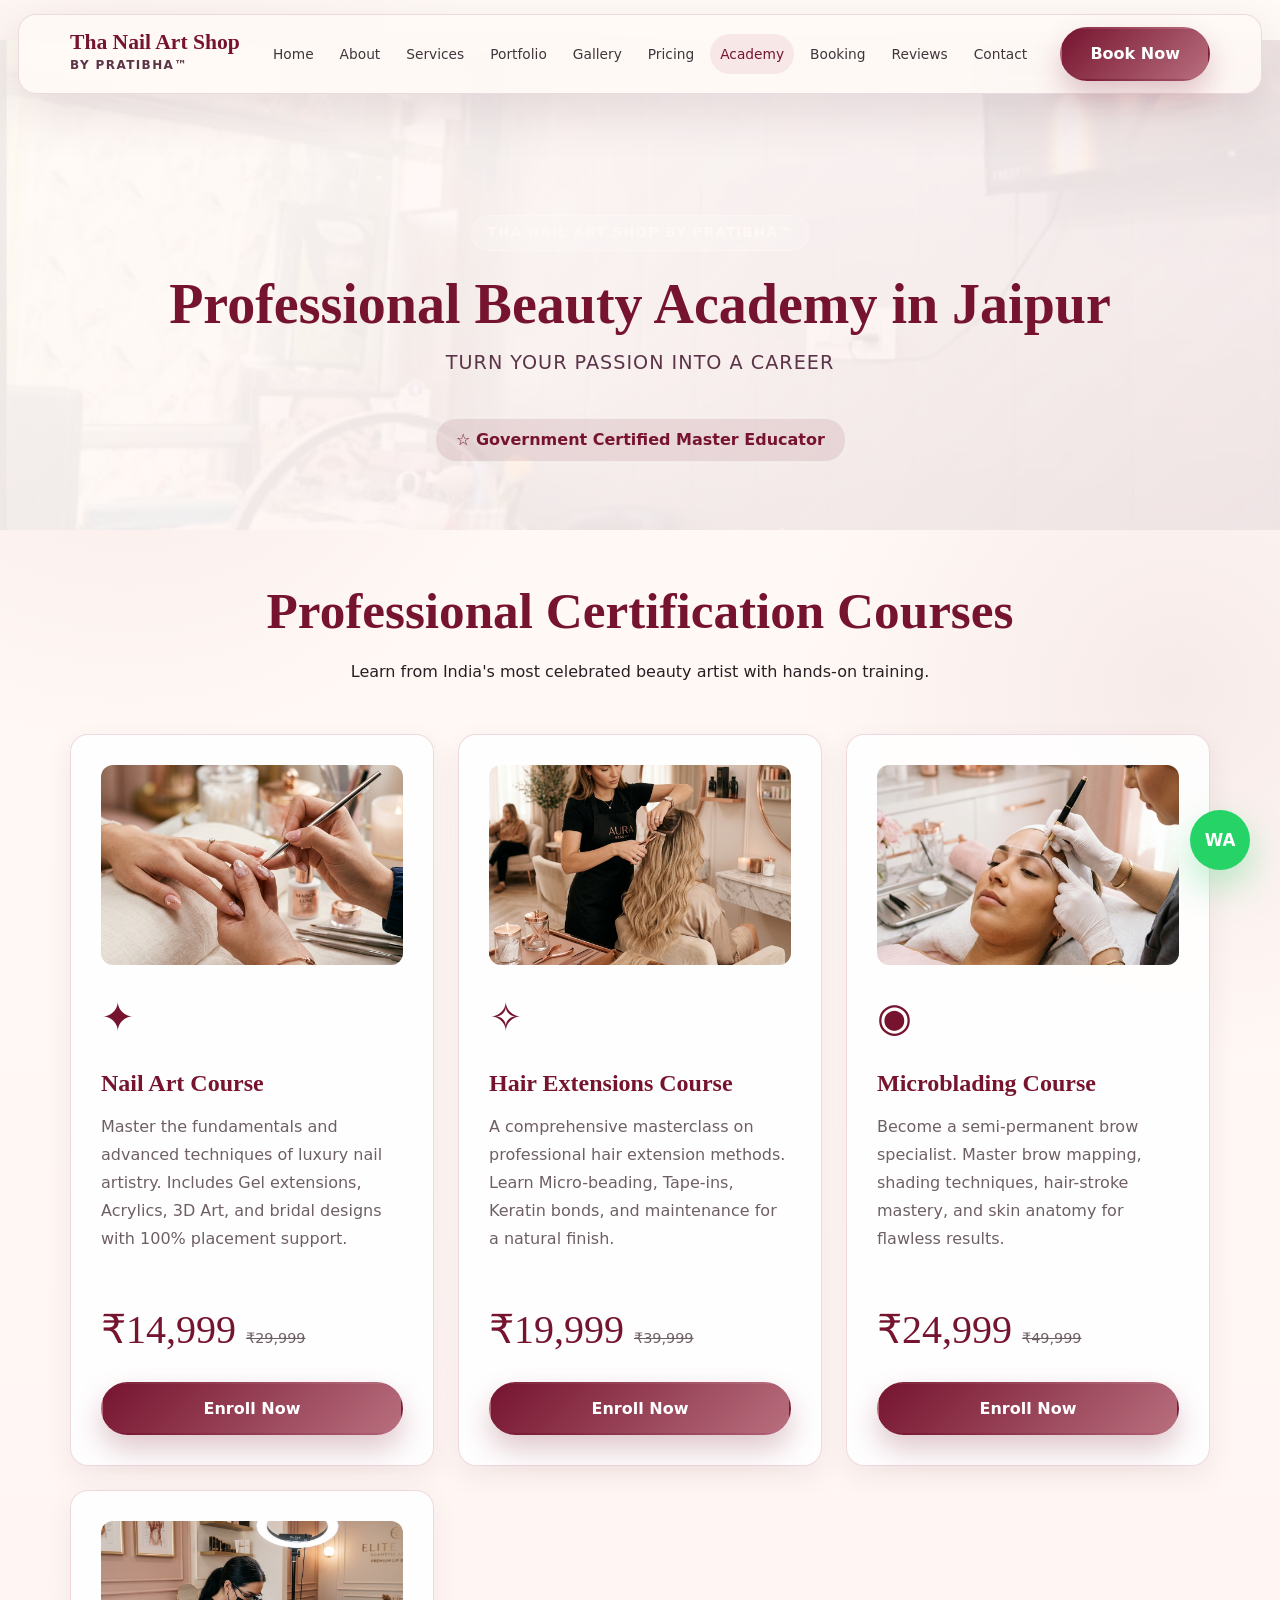
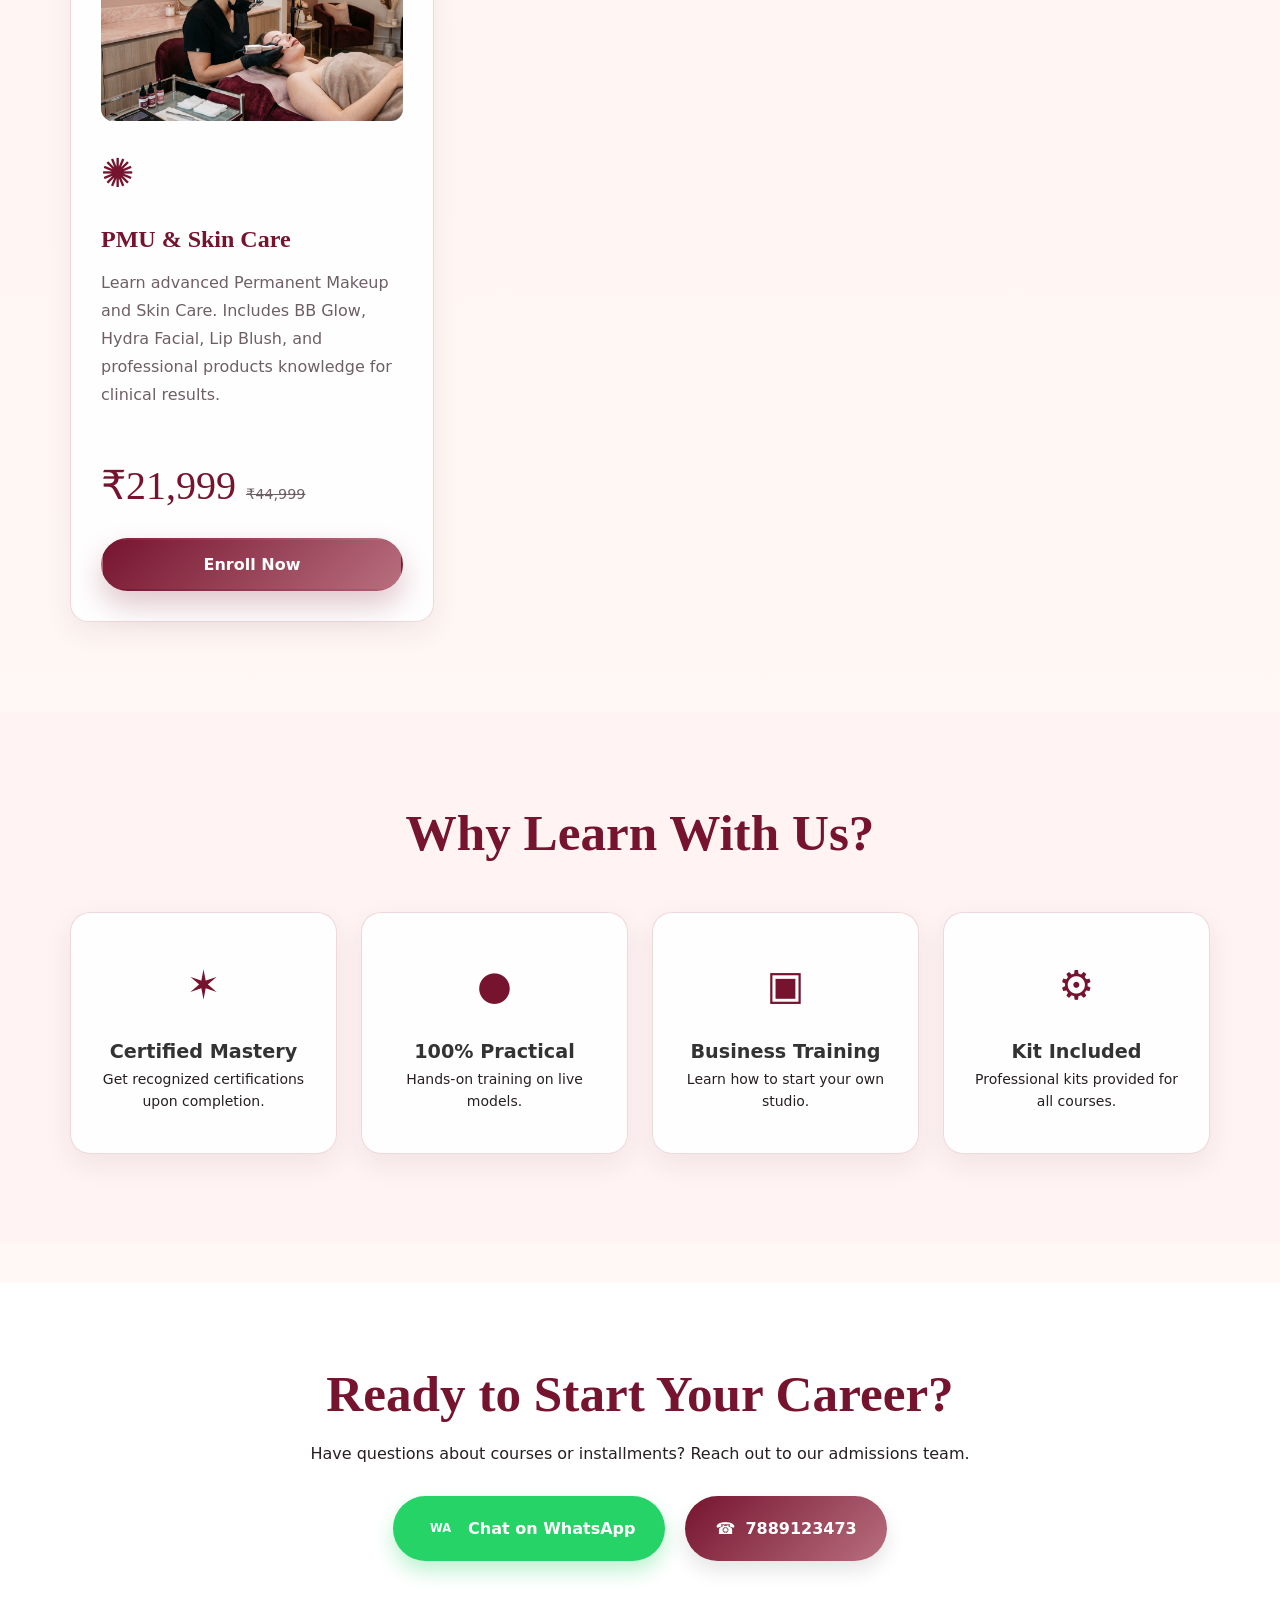
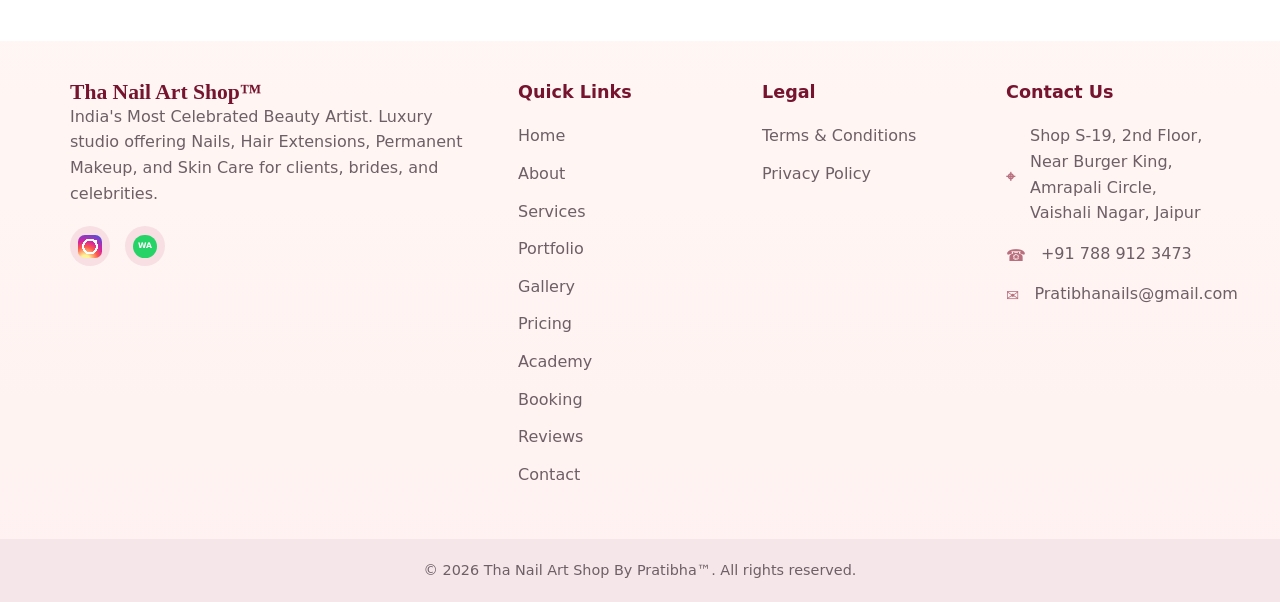
<file: academy.html>
<!DOCTYPE html>
<html lang="en">
<head>
    <meta charset="UTF-8">
    <meta name="viewport" content="width=device-width, initial-scale=1.0">
    <title>Nail Art Academy Jaipur | Beauty Courses</title>
    <meta name="description" content="Join Tha Nail Art Shop By Pratibha™ Academy in Jaipur for professional nail art, hair extension, microblading, PMU and skin care courses with hands-on training, certification and business guidance.">
    <meta name="keywords" content="nail art academy Jaipur, nail art course Jaipur, nail technician course India, hair extension course Jaipur, microblading course Jaipur, PMU course Jaipur, beauty academy Jaipur">
    <meta name="author" content="Tha Nail Art Shop By Pratibha™">
    <meta name="robots" content="index, follow, max-image-preview:large, max-snippet:-1, max-video-preview:-1">
    <meta name="theme-color" content="#800020">
    <link rel="canonical" href="https://pratibhanails.com/academy.html">
    <link rel="alternate" hreflang="en-IN" href="https://pratibhanails.com/academy.html">
    <meta property="og:locale" content="en_IN">
    <meta property="og:type" content="website">
    <meta property="og:site_name" content="Tha Nail Art Shop By Pratibha™">
    <meta property="og:title" content="Nail Art Academy Jaipur | Beauty Courses">
    <meta property="og:description" content="Join Tha Nail Art Shop By Pratibha™ Academy in Jaipur for professional nail art, hair extension, microblading, PMU and skin care courses with hands-on training, certification and business guidance.">
    <meta property="og:url" content="https://pratibhanails.com/academy.html">
    <meta property="og:image" content="https://pratibhanails.com/images/about/about_Pratibha_Sharma.webp">
    <meta property="og:image:alt" content="Tha Nail Art Shop By Pratibha™ luxury nail art and beauty studio in Jaipur">
    <meta name="twitter:card" content="summary_large_image">
    <meta name="twitter:title" content="Nail Art Academy Jaipur | Beauty Courses">
    <meta name="twitter:description" content="Join Tha Nail Art Shop By Pratibha™ Academy in Jaipur for professional nail art, hair extension, microblading, PMU and skin care courses with hands-on training, certification and business guidance.">
    <meta name="twitter:image" content="https://pratibhanails.com/images/about/about_Pratibha_Sharma.webp">
    <meta name="geo.region" content="IN-RJ">
    <meta name="geo.placename" content="Vaishali Nagar, Jaipur, Rajasthan">
    <meta name="geo.position" content="26.9112389;75.7394810">
    <meta name="ICBM" content="26.9112389, 75.7394810">
    <link rel="icon" type="image/webp" href="images/about/about_Pratibha_Sharma.webp">
    <link rel="preload" href="css/style.min.css" as="style">
    <link rel="stylesheet" href="css/style.min.css">
    <script type="application/ld+json">{
  "@context": "https://schema.org",
  "@graph": [
    {
      "@type": "BeautySalon",
      "@id": "https://pratibhanails.com/#beautysalon",
      "name": "Tha Nail Art Shop By Pratibha™",
      "url": "https://pratibhanails.com",
      "image": "https://pratibhanails.com/images/about/about_Pratibha_Sharma.webp",
      "telephone": "+91 788 912 3473",
      "email": "Pratibhanails@gmail.com",
      "priceRange": "₹₹",
      "address": {
        "@type": "PostalAddress",
        "streetAddress": "Shop S-19, 2nd Floor, Near Burger King, Amrapali Circle, Vaishali Nagar",
        "addressLocality": "Jaipur",
        "addressRegion": "Rajasthan",
        "postalCode": "302021",
        "addressCountry": "IN"
      },
      "geo": {
        "@type": "GeoCoordinates",
        "latitude": 26.9112389,
        "longitude": 75.739481
      },
      "areaServed": [
        "Jaipur",
        "Vaishali Nagar",
        "Rajasthan",
        "India"
      ],
      "openingHoursSpecification": [
        {
          "@type": "OpeningHoursSpecification",
          "dayOfWeek": [
            "Monday",
            "Tuesday",
            "Wednesday",
            "Thursday",
            "Friday",
            "Saturday",
            "Sunday"
          ],
          "opens": "10:30",
          "closes": "20:30"
        }
      ],
      "sameAs": [
        "https://instagram.com/thenailartshopbypratibha",
        "https://instagram.com/pratibhanails"
      ],
      "makesOffer": [
        {
          "@type": "Offer",
          "itemOffered": {
            "@type": "Service",
            "name": "Nail Art and Nail Extensions"
          }
        },
        {
          "@type": "Offer",
          "itemOffered": {
            "@type": "Service",
            "name": "Bridal Nail Packages"
          }
        },
        {
          "@type": "Offer",
          "itemOffered": {
            "@type": "Service",
            "name": "Hair Extensions"
          }
        },
        {
          "@type": "Offer",
          "itemOffered": {
            "@type": "Service",
            "name": "Permanent Makeup and PMU"
          }
        },
        {
          "@type": "Offer",
          "itemOffered": {
            "@type": "Service",
            "name": "Hydra Facial and Skin Care"
          }
        },
        {
          "@type": "Offer",
          "itemOffered": {
            "@type": "Service",
            "name": "Professional Beauty Academy Courses"
          }
        }
      ]
    },
    {
      "@type": "WebSite",
      "@id": "https://pratibhanails.com/#website",
      "url": "https://pratibhanails.com",
      "name": "Tha Nail Art Shop By Pratibha™",
      "publisher": {
        "@id": "https://pratibhanails.com/#beautysalon"
      },
      "inLanguage": "en-IN"
    },
    {
      "@type": "WebPage",
      "@id": "https://pratibhanails.com/academy.html#webpage",
      "url": "https://pratibhanails.com/academy.html",
      "name": "Nail Art Academy Jaipur | Professional Beauty Courses & Certification",
      "description": "Join Tha Nail Art Shop By Pratibha™ Academy in Jaipur for professional nail art, hair extension, microblading, PMU and skin care courses with hands-on training, certification and business guidance.",
      "isPartOf": {
        "@id": "https://pratibhanails.com/#website"
      },
      "about": {
        "@id": "https://pratibhanails.com/#beautysalon"
      }
    },
    {
      "@type": "BreadcrumbList",
      "itemListElement": [
        {
          "@type": "ListItem",
          "position": 1,
          "name": "Home",
          "item": "https://pratibhanails.com/"
        },
        {
          "@type": "ListItem",
          "position": 2,
          "name": "Professional Beauty Academy in Jaipur",
          "item": "https://pratibhanails.com/academy.html"
        }
      ]
    }
  ]
}</script>
    <style>
        .academy-hero {
            padding: 120px 0 80px;
            background: linear-gradient(135deg, #fdfbfb 0%, #ebedee 100%);
            text-align: center;
        }
        .academy-hero-title {
            font-family: 'Playfair Display', serif;
            font-size: 3.5rem;
            color: #333;
            margin-bottom: 10px;
        }
        .academy-hero-subtitle {
            font-size: 1.2rem;
            color: #666;
            margin-bottom: 20px;
            letter-spacing: 1px;
            text-transform: uppercase;
        }
        .course-overview {
            padding: 80px 0;
            background-color: #fff;
            text-align: center;
        }
        .course-overview p {
            max-width: 800px;
            margin: 0 auto;
            font-size: 1.1rem;
            line-height: 1.8;
            color: #555;
        }
        .topics-grid {
            display: grid;
            grid-template-columns: repeat(auto-fit, minmax(250px, 1fr));
            gap: 30px;
            margin-top: 50px;
        }
        .topic-card {
            background: #fffaf7;
            padding: 40px 30px;
            border-radius: 20px;
            text-align: center;
            box-shadow: 0 10px 30px rgba(0,0,0,0.03);
            transition: transform 0.3s ease, box-shadow 0.3s ease;
        }
        .topic-card:hover {
            transform: translateY(-5px);
            box-shadow: 0 15px 40px rgba(0,0,0,0.06);
        }
        .topic-icon {
            font-size: 2.5rem;
            color: #d4af37;
            margin-bottom: 20px;
        }
        .topic-title {
            font-size: 1.2rem;
            font-weight: 600;
            color: #333;
        }
        .pricing-section {
            padding: 80px 0;
            background: #fdf5f6;
            text-align: center;
        }
        .pricing-card {
            background: #fff;
            max-width: 500px;
            margin: 0 auto;
            padding: 50px 40px;
            border-radius: 30px;
            box-shadow: 0 20px 50px rgba(212, 175, 55, 0.1);
            position: relative;
            overflow: hidden;
        }
        .pricing-badge {
            position: absolute;
            top: 25px;
            right: -40px;
            background: #d4af37;
            color: #fff;
            padding: 8px 45px;
            transform: rotate(45deg);
            font-weight: bold;
            font-size: 0.9rem;
            letter-spacing: 1px;
            box-shadow: 0 2px 10px rgba(0,0,0,0.1);
        }
        .original-price {
            font-size: 1.5rem;
            color: #999;
            text-decoration: line-through;
            margin-bottom: 10px;
        }
        .offer-price {
            font-size: 4rem;
            font-family: 'Playfair Display', serif;
            color: #222;
            font-weight: 700;
            margin-bottom: 30px;
        }
        .enroll-btn {
            background: #d4af37;
            color: #fff;
            padding: 15px 40px;
            border-radius: 30px;
            font-size: 1.2rem;
            font-weight: 600;
            display: inline-block;
            transition: all 0.3s ease;
            box-shadow: 0 10px 20px rgba(212, 175, 55, 0.3);
            text-decoration: none;
        }
        .enroll-btn:hover {
            background: #c19b2e;
            transform: translateY(-2px);
            color: #fff;
        }
        .contact-section {
            padding: 80px 0;
            background: #fff;
            text-align: center;
        }
        .contact-actions {
            margin-top: 30px;
            display: flex;
            justify-content: center;
            gap: 20px;
            flex-wrap: wrap;
        }
        .btn-whatsapp {
            background: #25D366;
            color: white;
            padding: 15px 30px;
            border-radius: 30px;
            font-weight: 600;
            display: inline-flex;
            align-items: center;
            gap: 10px;
            transition: all 0.3s ease;
            box-shadow: 0 10px 20px rgba(37, 211, 102, 0.3);
            text-decoration: none;
        }
        .btn-whatsapp:hover {
            background: #128C7E;
            color: white;
            transform: translateY(-2px);
        }
        .btn-phone {
            background: #333;
            color: white;
            padding: 15px 30px;
            border-radius: 30px;
            font-weight: 600;
            display: inline-flex;
            align-items: center;
            gap: 10px;
            transition: all 0.3s ease;
            box-shadow: 0 10px 20px rgba(0,0,0,0.1);
            text-decoration: none;
        }
        .btn-phone:hover {
            background: #000;
            color: white;
            transform: translateY(-2px);
        }
        
        .duration-badge {
            display: inline-block;
            background: rgba(212, 175, 55, 0.1);
            color: #d4af37;
            padding: 8px 20px;
            border-radius: 20px;
            font-weight: 600;
            margin-top: 20px;
            font-size: 1rem;
        }

        @media (max-width: 768px) {
            .academy-hero-title {
                font-size: 2.5rem;
            }
            .offer-price {
                font-size: 3rem;
            }
            .pricing-badge {
                right: -45px;
            }
        }
        .course-img {
            width: 100%;
            height: 200px;
            object-fit: cover;
            border-radius: 12px;
            margin-bottom: 20px;
        }
        .service-card-detailed {
            display: flex;
            flex-direction: column;
            justify-content: space-between;
        }
    </style>
</head>
<body>
    
    <nav class="navbar" id="navbar">
        <div class="container nav-container">
            <a href="index.html" class="logo" aria-label="Tha Nail Art Shop By Pratibha home">
                <span class="logo-title">Tha Nail Art Shop</span>
                <span class="logo-subtitle">By Pratibha™</span>
            </a>
            <div class="nav-links" id="navLinks">
                <a href="index.html">Home</a>
                <a href="about.html">About</a>
                <a href="services.html">Services</a>
                <a href="portfolio.html">Portfolio</a>
                <a href="gallery.html">Gallery</a>
                <a href="pricing.html">Pricing</a>
                <a href="academy.html">Academy</a>
                <a href="booking.html">Booking</a>
                <a href="reviews.html">Reviews</a>
                <a href="contact.html">Contact</a>
            </div>
            <div class="nav-actions">
                <a href="booking.html" class="btn btn-primary d-none-mobile">Book Now</a>
                <button class="mobile-menu-toggle" id="mobileMenuToggle" type="button" aria-label="Open menu" aria-controls="navLinks" aria-expanded="false">
                    <span></span><span></span><span></span>
                </button>
            </div>
        </div>
    </nav>

    <main>
        <section class="academy-hero slide-up">
            <div class="container">
                <div class="badge mb-2">Tha Nail Art Shop By Pratibha™</div>
                <h1 class="academy-hero-title fade-in delay-1">Professional Beauty Academy in Jaipur</h1>
                <p class="academy-hero-subtitle fade-in delay-2">Turn Your Passion Into a Career</p>
                <div class="duration-badge fade-in delay-3"><i class="far fa-star"></i> Government Certified Master Educator</div>
            </div>
        </section>

        <section class="courses-grid-section section">
            <div class="container">
                <div class="section-header text-center">
                    <h2 class="section-title">Professional Certification Courses</h2>
                    <p>Learn from India's most celebrated beauty artist with hands-on training.</p>
                </div>
                
                <div class="grid detailed-services">
                    <!-- Nail Art Course -->
                    <div class="service-card-detailed fade-in">
                        <img src="images/academy/nail_art.png" alt="Nail Art Course" class="course-img" loading="lazy" decoding="async">
                        <div class="topic-icon"><i class="fas fa-paint-brush"></i></div>
                        <h3>Nail Art Course</h3>
                        <p>Master the fundamentals and advanced techniques of luxury nail artistry. Includes Gel extensions, Acrylics, 3D Art, and bridal designs with 100% placement support.</p>
                        <div class="price-val">₹14,999 <span style="text-decoration: line-through; font-size: 0.9rem;">₹29,999</span></div>
                        <a href="https://wa.me/917889123473?text=Hi%2C%20I%20want%20to%20enroll%20in%20the%20Nail%20Art%20Course!" class="btn btn-primary w-100">Enroll Now</a>
                    </div>

                    <!-- Hair Extensions Course -->
                    <div class="service-card-detailed fade-in delay-1">
                        <img src="images/academy/hair_extensions.png" alt="Hair Extensions Course" class="course-img" loading="lazy" decoding="async">
                        <div class="topic-icon"><i class="fas fa-magic"></i></div>
                        <h3>Hair Extensions Course</h3>
                        <p>A comprehensive masterclass on professional hair extension methods. Learn Micro-beading, Tape-ins, Keratin bonds, and maintenance for a natural finish.</p>
                        <div class="price-val">₹19,999 <span style="text-decoration: line-through; font-size: 0.9rem;">₹39,999</span></div>
                        <a href="https://wa.me/917889123473?text=Hi%2C%20I%20want%20to%20enroll%20in%20the%20Hair%20Extensions%20Course!" class="btn btn-primary w-100">Enroll Now</a>
                    </div>

                    <!-- Microblading Course -->
                    <div class="service-card-detailed fade-in delay-2">
                        <img src="images/academy/microblading.png" alt="Microblading Course" class="course-img" loading="lazy" decoding="async">
                        <div class="topic-icon"><i class="fas fa-eye"></i></div>
                        <h3>Microblading Course</h3>
                        <p>Become a semi-permanent brow specialist. Master brow mapping, shading techniques, hair-stroke mastery, and skin anatomy for flawless results.</p>
                        <div class="price-val">₹24,999 <span style="text-decoration: line-through; font-size: 0.9rem;">₹49,999</span></div>
                        <a href="https://wa.me/917889123473?text=Hi%2C%20I%20want%20to%20enroll%20in%20the%20Microblading%20Course!" class="btn btn-primary w-100">Enroll Now</a>
                    </div>

                    <!-- PMU & Skin Course -->
                    <div class="service-card-detailed fade-in delay-3">
                        <img src="images/academy/pmu_skin.png" alt="PMU & Skin Care Course" class="course-img" loading="lazy" decoding="async">
                        <div class="topic-icon"><i class="fas fa-spa"></i></div>
                        <h3>PMU & Skin Care</h3>
                        <p>Learn advanced Permanent Makeup and Skin Care. Includes BB Glow, Hydra Facial, Lip Blush, and professional products knowledge for clinical results.</p>
                        <div class="price-val">₹21,999 <span style="text-decoration: line-through; font-size: 0.9rem;">₹44,999</span></div>
                        <a href="https://wa.me/917889123473?text=Hi%2C%20I%20want%20to%20enroll%20in%20the%20PMU%20and%20Skin%20Care%20Course!" class="btn btn-primary w-100">Enroll Now</a>
                    </div>
                </div>
            </div>
        </section>

        <section class="course-features section bg-soft">
            <div class="container">
                <div class="section-header text-center">
                    <h2 class="section-title">Why Learn With Us?</h2>
                </div>
                <div class="grid services-grid">
                    <div class="topic-card fade-in">
                        <div class="topic-icon"><i class="fas fa-certificate"></i></div>
                        <div class="topic-title">Certified Mastery</div>
                        <p class="text-sm">Get recognized certifications upon completion.</p>
                    </div>
                    <div class="topic-card fade-in delay-1">
                        <div class="topic-icon"><i class="fas fa-users"></i></div>
                        <div class="topic-title">100% Practical</div>
                        <p class="text-sm">Hands-on training on live models.</p>
                    </div>
                    <div class="topic-card fade-in delay-2">
                        <div class="topic-icon"><i class="fas fa-briefcase"></i></div>
                        <div class="topic-title">Business Training</div>
                        <p class="text-sm">Learn how to start your own studio.</p>
                    </div>
                    <div class="topic-card fade-in delay-3">
                        <div class="topic-icon"><i class="fas fa-tools"></i></div>
                        <div class="topic-title">Kit Included</div>
                        <p class="text-sm">Professional kits provided for all courses.</p>
                    </div>
                </div>
            </div>
        </section>

        <section class="contact-section slide-up">
            <div class="container">
                <h2 class="section-title">Ready to Start Your Career?</h2>
                <p>Have questions about courses or installments? Reach out to our admissions team.</p>
                <div class="contact-actions">
                    <a href="https://wa.me/917889123473?text=Hi%2C%20I%20want%20to%20know%20more%20about%20your%20Academy%20Courses" class="btn-whatsapp" target="_blank" rel="noopener noreferrer">
                        <i class="fab fa-whatsapp text-xl"></i> Chat on WhatsApp
                    </a>
                    <a href="tel:07889123473" class="btn-phone">
                        <i class="fas fa-phone-alt"></i> 7889123473
                    </a>
                </div>
            </div>
        </section>
    </main>
    
    <footer class="footer">
        <div class="container footer-container">
            <div class="footer-col brand-col">
                <h3 class="logo-title">Tha Nail Art Shop™</h3>
                <p>India's Most Celebrated Beauty Artist. Luxury studio offering Nails, Hair Extensions, Permanent Makeup, and Skin Care for clients, brides, and celebrities.</p>
                <div class="social-links">
                    <a href="https://instagram.com/pratibhanails" target="_blank" rel="noopener noreferrer" aria-label="Instagram"><i class="fab fa-instagram"></i></a>
                    <a href="https://wa.me/917889123473" target="_blank" rel="noopener noreferrer" aria-label="WhatsApp"><i class="fab fa-whatsapp"></i></a>
                </div>
            </div>
            <div class="footer-col">
                <h4>Quick Links</h4>
                <ul class="footer-links">
                    <li><a href="index.html">Home</a></li>
                    <li><a href="about.html">About</a></li>
                    <li><a href="services.html">Services</a></li>
                    <li><a href="portfolio.html">Portfolio</a></li>
                    <li><a href="gallery.html">Gallery</a></li>
                    <li><a href="pricing.html">Pricing</a></li>
                    <li><a href="academy.html">Academy</a></li>
                    <li><a href="booking.html">Booking</a></li>
                    <li><a href="reviews.html">Reviews</a></li>
                    <li><a href="contact.html">Contact</a></li>
                </ul>
            </div>
            <div class="footer-col">
                <h4>Legal</h4>
                <ul class="footer-links">
                    <li><a href="terms.html">Terms & Conditions</a></li>
                    <li><a href="privacy.html">Privacy Policy</a></li>
                </ul>
            </div>
            <div class="footer-col">
                <h4>Contact Us</h4>
                <ul class="contact-info">
                    <li><i class="fas fa-map-marker-alt"></i> <span>Shop S-19, 2nd Floor, Near Burger King, Amrapali Circle, Vaishali Nagar, Jaipur</span></li>
                    <li><i class="fas fa-phone"></i> <span>+91 788 912 3473</span></li>
                    <li><i class="fas fa-envelope"></i> <span>Pratibhanails@gmail.com</span></li>
                </ul>
            </div>
        </div>
        <div class="footer-bottom">
            <div class="container">
                <p>&copy; 2026 Tha Nail Art Shop By Pratibha™. All rights reserved.</p>
            </div>
        </div>
    </footer>
    <a href="https://wa.me/917889123473?text=Hi%2C%20I%20would%20like%20to%20book%20an%20appointment" class="floating-whatsapp" target="_blank" rel="noopener noreferrer" aria-label="Book on WhatsApp">
        <i class="fab fa-whatsapp"></i>
    </a>
    <script src="js/main.js" defer></script>

</body>
</html>
</file>
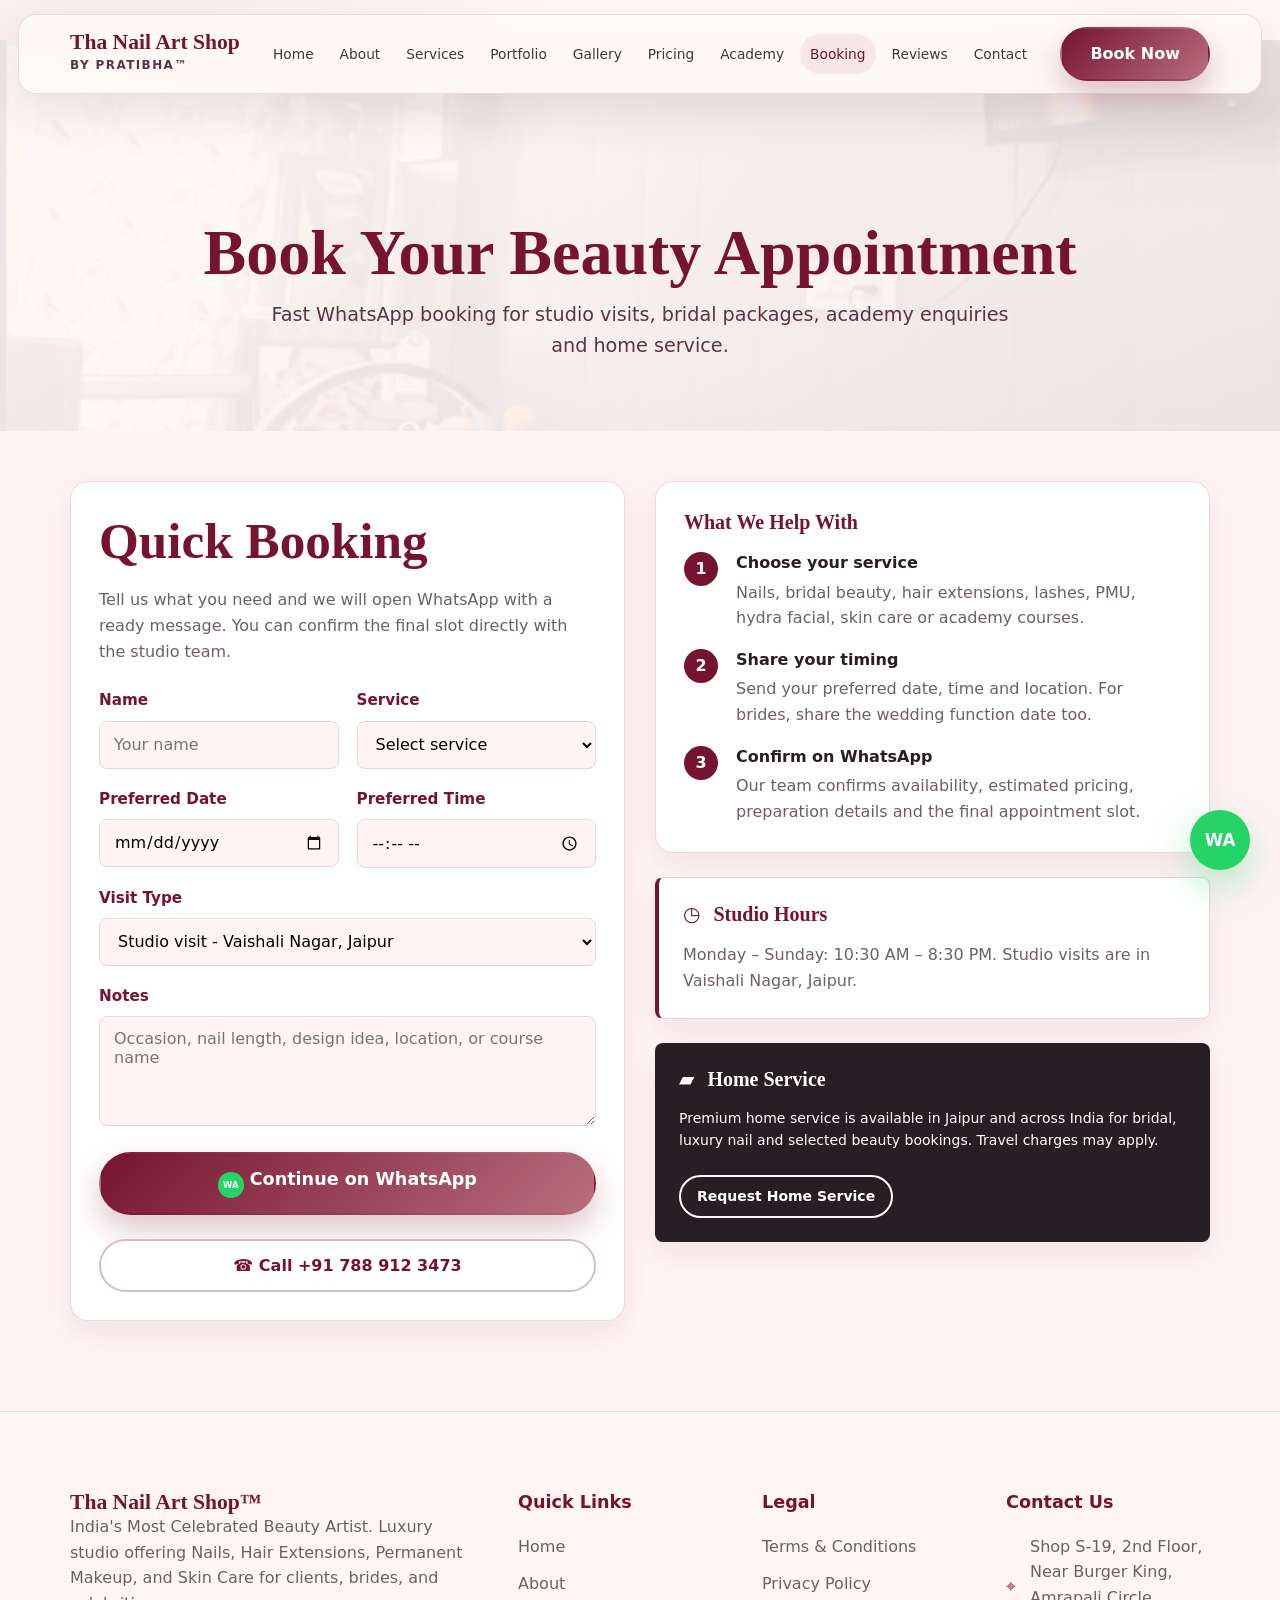
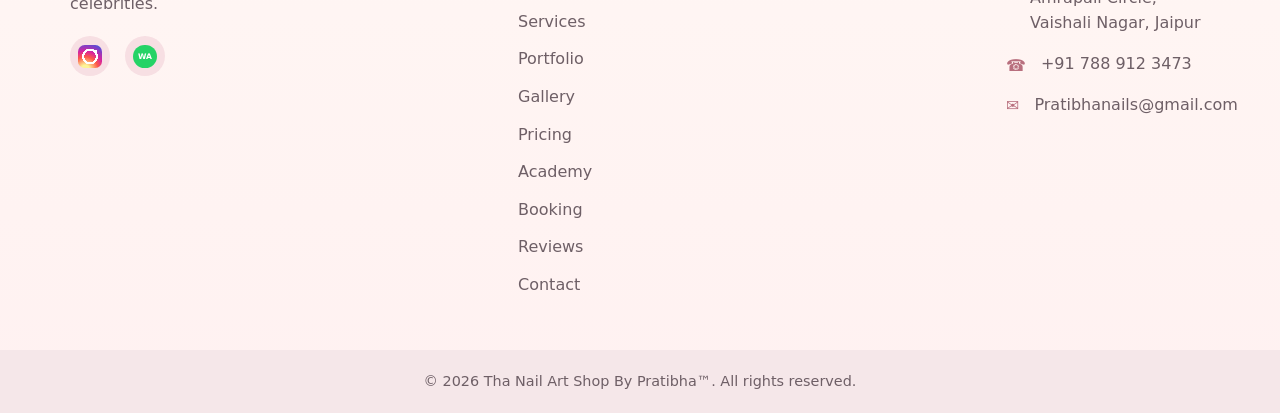
<file: booking.html>
<!DOCTYPE html>
<html lang="en">
<head>
    <meta charset="UTF-8">
    <meta name="viewport" content="width=device-width, initial-scale=1.0">
    <title>Book Nail Art, Bridal Beauty &amp; Home Service Jaipur</title>
    <meta name="description" content="Book an appointment with Tha Nail Art Shop By Pratibha™ for nail art, extensions, bridal nails, hair extensions, lashes, permanent makeup, hydra facial, academy enquiries and pan-India home service.">
    <meta name="keywords" content="book nail appointment Jaipur, book nail art Jaipur, bridal nail booking Jaipur, home service nail artist India, Tha Nail Art Shop booking">
    <meta name="author" content="Tha Nail Art Shop By Pratibha™">
    <meta name="robots" content="index, follow, max-image-preview:large, max-snippet:-1, max-video-preview:-1">
    <meta name="theme-color" content="#800020">
    <link rel="canonical" href="https://pratibhanails.com/booking.html">
    <link rel="alternate" hreflang="en-IN" href="https://pratibhanails.com/booking.html">
    <meta property="og:locale" content="en_IN">
    <meta property="og:type" content="website">
    <meta property="og:site_name" content="Tha Nail Art Shop By Pratibha™">
    <meta property="og:title" content="Book Nail Art, Bridal Beauty &amp; Home Service Jaipur">
    <meta property="og:description" content="Book an appointment with Tha Nail Art Shop By Pratibha™ for nail art, extensions, bridal nails, hair extensions, lashes, permanent makeup, hydra facial, academy enquiries and pan-India home service.">
    <meta property="og:url" content="https://pratibhanails.com/booking.html">
    <meta property="og:image" content="https://pratibhanails.com/images/about/about_Pratibha_Sharma.webp">
    <meta property="og:image:alt" content="Tha Nail Art Shop By Pratibha™ luxury nail art and beauty studio in Jaipur">
    <meta name="twitter:card" content="summary_large_image">
    <meta name="twitter:title" content="Book Nail Art, Bridal Beauty &amp; Home Service Jaipur">
    <meta name="twitter:description" content="Book an appointment with Tha Nail Art Shop By Pratibha™ for nail art, extensions, bridal nails, hair extensions, lashes, permanent makeup, hydra facial, academy enquiries and pan-India home service.">
    <meta name="twitter:image" content="https://pratibhanails.com/images/about/about_Pratibha_Sharma.webp">
    <meta name="geo.region" content="IN-RJ">
    <meta name="geo.placename" content="Vaishali Nagar, Jaipur, Rajasthan">
    <meta name="geo.position" content="26.9112389;75.7394810">
    <meta name="ICBM" content="26.9112389, 75.7394810">
    <link rel="icon" type="image/webp" href="images/about/about_Pratibha_Sharma.webp">
    <link rel="preload" href="css/style.min.css" as="style">
    <link rel="stylesheet" href="css/style.min.css">
    <script type="application/ld+json">{
  "@context": "https://schema.org",
  "@graph": [
    {
      "@type": "BeautySalon",
      "@id": "https://pratibhanails.com/#beautysalon",
      "name": "Tha Nail Art Shop By Pratibha™",
      "url": "https://pratibhanails.com",
      "image": "https://pratibhanails.com/images/about/about_Pratibha_Sharma.webp",
      "telephone": "+91 788 912 3473",
      "email": "Pratibhanails@gmail.com",
      "priceRange": "₹₹",
      "address": {
        "@type": "PostalAddress",
        "streetAddress": "Shop S-19, 2nd Floor, Near Burger King, Amrapali Circle, Vaishali Nagar",
        "addressLocality": "Jaipur",
        "addressRegion": "Rajasthan",
        "postalCode": "302021",
        "addressCountry": "IN"
      },
      "geo": {
        "@type": "GeoCoordinates",
        "latitude": 26.9112389,
        "longitude": 75.739481
      },
      "areaServed": [
        "Jaipur",
        "Vaishali Nagar",
        "Rajasthan",
        "India"
      ],
      "openingHoursSpecification": [
        {
          "@type": "OpeningHoursSpecification",
          "dayOfWeek": [
            "Monday",
            "Tuesday",
            "Wednesday",
            "Thursday",
            "Friday",
            "Saturday",
            "Sunday"
          ],
          "opens": "10:30",
          "closes": "20:30"
        }
      ],
      "sameAs": [
        "https://instagram.com/thenailartshopbypratibha",
        "https://instagram.com/pratibhanails"
      ],
      "makesOffer": [
        {
          "@type": "Offer",
          "itemOffered": {
            "@type": "Service",
            "name": "Nail Art and Nail Extensions"
          }
        },
        {
          "@type": "Offer",
          "itemOffered": {
            "@type": "Service",
            "name": "Bridal Nail Packages"
          }
        },
        {
          "@type": "Offer",
          "itemOffered": {
            "@type": "Service",
            "name": "Hair Extensions"
          }
        },
        {
          "@type": "Offer",
          "itemOffered": {
            "@type": "Service",
            "name": "Permanent Makeup and PMU"
          }
        },
        {
          "@type": "Offer",
          "itemOffered": {
            "@type": "Service",
            "name": "Hydra Facial and Skin Care"
          }
        },
        {
          "@type": "Offer",
          "itemOffered": {
            "@type": "Service",
            "name": "Professional Beauty Academy Courses"
          }
        }
      ]
    },
    {
      "@type": "WebSite",
      "@id": "https://pratibhanails.com/#website",
      "url": "https://pratibhanails.com",
      "name": "Tha Nail Art Shop By Pratibha™",
      "publisher": {
        "@id": "https://pratibhanails.com/#beautysalon"
      },
      "inLanguage": "en-IN"
    },
    {
      "@type": "WebPage",
      "@id": "https://pratibhanails.com/booking.html#webpage",
      "url": "https://pratibhanails.com/booking.html",
      "name": "Book Appointment | Nail Art, Bridal Beauty & Home Service Jaipur",
      "description": "Book an appointment with Tha Nail Art Shop By Pratibha™ for nail art, extensions, bridal nails, hair extensions, lashes, permanent makeup, hydra facial, academy enquiries and pan-India home service.",
      "isPartOf": {
        "@id": "https://pratibhanails.com/#website"
      },
      "about": {
        "@id": "https://pratibhanails.com/#beautysalon"
      }
    },
    {
      "@type": "BreadcrumbList",
      "itemListElement": [
        {
          "@type": "ListItem",
          "position": 1,
          "name": "Home",
          "item": "https://pratibhanails.com/"
        },
        {
          "@type": "ListItem",
          "position": 2,
          "name": "Book Your Beauty Appointment",
          "item": "https://pratibhanails.com/booking.html"
        }
      ]
    }
  ]
}</script>
</head>
<body>
    
    <nav class="navbar" id="navbar">
        <div class="container nav-container">
            <a href="index.html" class="logo" aria-label="Tha Nail Art Shop By Pratibha home">
                <span class="logo-title">Tha Nail Art Shop</span>
                <span class="logo-subtitle">By Pratibha™</span>
            </a>
            <div class="nav-links" id="navLinks">
                <a href="index.html">Home</a>
                <a href="about.html">About</a>
                <a href="services.html">Services</a>
                <a href="portfolio.html">Portfolio</a>
                <a href="gallery.html">Gallery</a>
                <a href="pricing.html">Pricing</a>
                <a href="academy.html">Academy</a>
                <a href="booking.html">Booking</a>
                <a href="reviews.html">Reviews</a>
                <a href="contact.html">Contact</a>
            </div>
            <div class="nav-actions">
                <a href="booking.html" class="btn btn-primary d-none-mobile">Book Now</a>
                <button class="mobile-menu-toggle" id="mobileMenuToggle" type="button" aria-label="Open menu" aria-controls="navLinks" aria-expanded="false">
                    <span></span><span></span><span></span>
                </button>
            </div>
        </div>
    </nav>

    <main>
        
            <section class="page-header slide-up">
                <div class="container text-center">
                    <h1 class="page-title fade-in">Book Your Beauty Appointment</h1>
                    <p class="page-subtitle fade-in delay-1">Fast WhatsApp booking for studio visits, bridal packages, academy enquiries and home service.</p>
                </div>
            </section>
            <section class="section bg-soft">
                <div class="container flex-row align-start">
                    <div class="col-half fade-in slide-up">
                        <div class="booking-card">
                            <h2 class="section-title">Quick Booking</h2>
                            <p class="mb-3 text-muted">Tell us what you need and we will open WhatsApp with a ready message. You can confirm the final slot directly with the studio team.</p>
                            <form id="bookingForm" class="form-grid">
                                <div>
                                    <label class="form-label" for="bookingName">Name</label>
                                    <input class="form-control" id="bookingName" name="name" type="text" placeholder="Your name" required>
                                </div>
                                <div>
                                    <label class="form-label" for="bookingService">Service</label>
                                    <select class="form-control" id="bookingService" name="service" required>
                                        <option value="">Select service</option>
                                        <option>Nail art / gel nails</option>
                                        <option>Acrylic or polygel extensions</option>
                                        <option>Bridal nail package</option>
                                        <option>Hair extensions</option>
                                        <option>Eyelash extensions</option>
                                        <option>Permanent makeup / PMU</option>
                                        <option>Hydra facial / skin care</option>
                                        <option>Academy course enquiry</option>
                                        <option>Home service</option>
                                    </select>
                                </div>
                                <div>
                                    <label class="form-label" for="bookingDate">Preferred Date</label>
                                    <input class="form-control" id="bookingDate" name="date" type="date">
                                </div>
                                <div>
                                    <label class="form-label" for="bookingTime">Preferred Time</label>
                                    <input class="form-control" id="bookingTime" name="time" type="time">
                                </div>
                                <div class="full">
                                    <label class="form-label" for="bookingVisit">Visit Type</label>
                                    <select class="form-control" id="bookingVisit" name="visit">
                                        <option>Studio visit - Vaishali Nagar, Jaipur</option>
                                        <option>Home service in Jaipur</option>
                                        <option>Pan-India home service</option>
                                        <option>Academy admission call</option>
                                    </select>
                                </div>
                                <div class="full">
                                    <label class="form-label" for="bookingMessage">Notes</label>
                                    <textarea class="form-control" id="bookingMessage" name="message" placeholder="Occasion, nail length, design idea, location, or course name"></textarea>
                                </div>
                                <button class="btn btn-primary btn-large full" type="submit"><i class="fab fa-whatsapp"></i> Continue on WhatsApp</button>
                            </form>
                            <a href="tel:+917889123473" class="btn btn-outline d-block w-100 text-center mt-3"><i class="fas fa-phone"></i> Call +91 788 912 3473</a>
                        </div>
                    </div>
                    <div class="col-half fade-in slide-up delay-1">
                        <div class="booking-card mb-3">
                            <h3 class="font-playfair text-lg text-burgundy mb-2">What We Help With</h3>
                            <div class="booking-steps">
                                <div class="booking-step"><strong>Choose your service</strong><p class="text-muted">Nails, bridal beauty, hair extensions, lashes, PMU, hydra facial, skin care or academy courses.</p></div>
                                <div class="booking-step"><strong>Share your timing</strong><p class="text-muted">Send your preferred date, time and location. For brides, share the wedding function date too.</p></div>
                                <div class="booking-step"><strong>Confirm on WhatsApp</strong><p class="text-muted">Our team confirms availability, estimated pricing, preparation details and the final appointment slot.</p></div>
                            </div>
                        </div>
                        <div class="info-box bg-white p-4 rounded mb-3 border border-left-burgundy shadow-sm text-left">
                            <h3 class="font-playfair text-lg text-burgundy mb-2"><i class="fas fa-clock mr-2"></i> Studio Hours</h3>
                            <p class="text-muted">Monday – Sunday: 10:30 AM – 8:30 PM. Studio visits are in Vaishali Nagar, Jaipur.</p>
                        </div>
                        <div class="info-box bg-dark text-white p-4 rounded mb-3 shadow-sm text-left">
                            <h3 class="font-playfair text-lg text-white mb-2"><i class="fas fa-car mr-2"></i> Home Service</h3>
                            <p class="mb-3 text-sm">Premium home service is available in Jaipur and across India for bridal, luxury nail and selected beauty bookings. Travel charges may apply.</p>
                            <a href="https://wa.me/917889123473?text=Hi%2C%20I%20want%20to%20request%20home%20service" target="_blank" rel="noopener noreferrer" class="btn btn-outline-light btn-small">Request Home Service</a>
                        </div>
                    </div>
                </div>
            </section>
        
    </main>
    
    <footer class="footer">
        <div class="container footer-container">
            <div class="footer-col brand-col">
                <h3 class="logo-title">Tha Nail Art Shop™</h3>
                <p>India's Most Celebrated Beauty Artist. Luxury studio offering Nails, Hair Extensions, Permanent Makeup, and Skin Care for clients, brides, and celebrities.</p>
                <div class="social-links">
                    <a href="https://instagram.com/pratibhanails" target="_blank" rel="noopener noreferrer" aria-label="Instagram"><i class="fab fa-instagram"></i></a>
                    <a href="https://wa.me/917889123473" target="_blank" rel="noopener noreferrer" aria-label="WhatsApp"><i class="fab fa-whatsapp"></i></a>
                </div>
            </div>
            <div class="footer-col">
                <h4>Quick Links</h4>
                <ul class="footer-links">
                    <li><a href="index.html">Home</a></li>
                    <li><a href="about.html">About</a></li>
                    <li><a href="services.html">Services</a></li>
                    <li><a href="portfolio.html">Portfolio</a></li>
                    <li><a href="gallery.html">Gallery</a></li>
                    <li><a href="pricing.html">Pricing</a></li>
                    <li><a href="academy.html">Academy</a></li>
                    <li><a href="booking.html">Booking</a></li>
                    <li><a href="reviews.html">Reviews</a></li>
                    <li><a href="contact.html">Contact</a></li>
                </ul>
            </div>
            <div class="footer-col">
                <h4>Legal</h4>
                <ul class="footer-links">
                    <li><a href="terms.html">Terms & Conditions</a></li>
                    <li><a href="privacy.html">Privacy Policy</a></li>
                </ul>
            </div>
            <div class="footer-col">
                <h4>Contact Us</h4>
                <ul class="contact-info">
                    <li><i class="fas fa-map-marker-alt"></i> <span>Shop S-19, 2nd Floor, Near Burger King, Amrapali Circle, Vaishali Nagar, Jaipur</span></li>
                    <li><i class="fas fa-phone"></i> <span>+91 788 912 3473</span></li>
                    <li><i class="fas fa-envelope"></i> <span>Pratibhanails@gmail.com</span></li>
                </ul>
            </div>
        </div>
        <div class="footer-bottom">
            <div class="container">
                <p>&copy; 2026 Tha Nail Art Shop By Pratibha™. All rights reserved.</p>
            </div>
        </div>
    </footer>
    <a href="https://wa.me/917889123473?text=Hi%2C%20I%20would%20like%20to%20book%20an%20appointment" class="floating-whatsapp" target="_blank" rel="noopener noreferrer" aria-label="Book on WhatsApp">
        <i class="fab fa-whatsapp"></i>
    </a>
    <script src="js/main.js" defer></script>

</body>
</html>
</file>
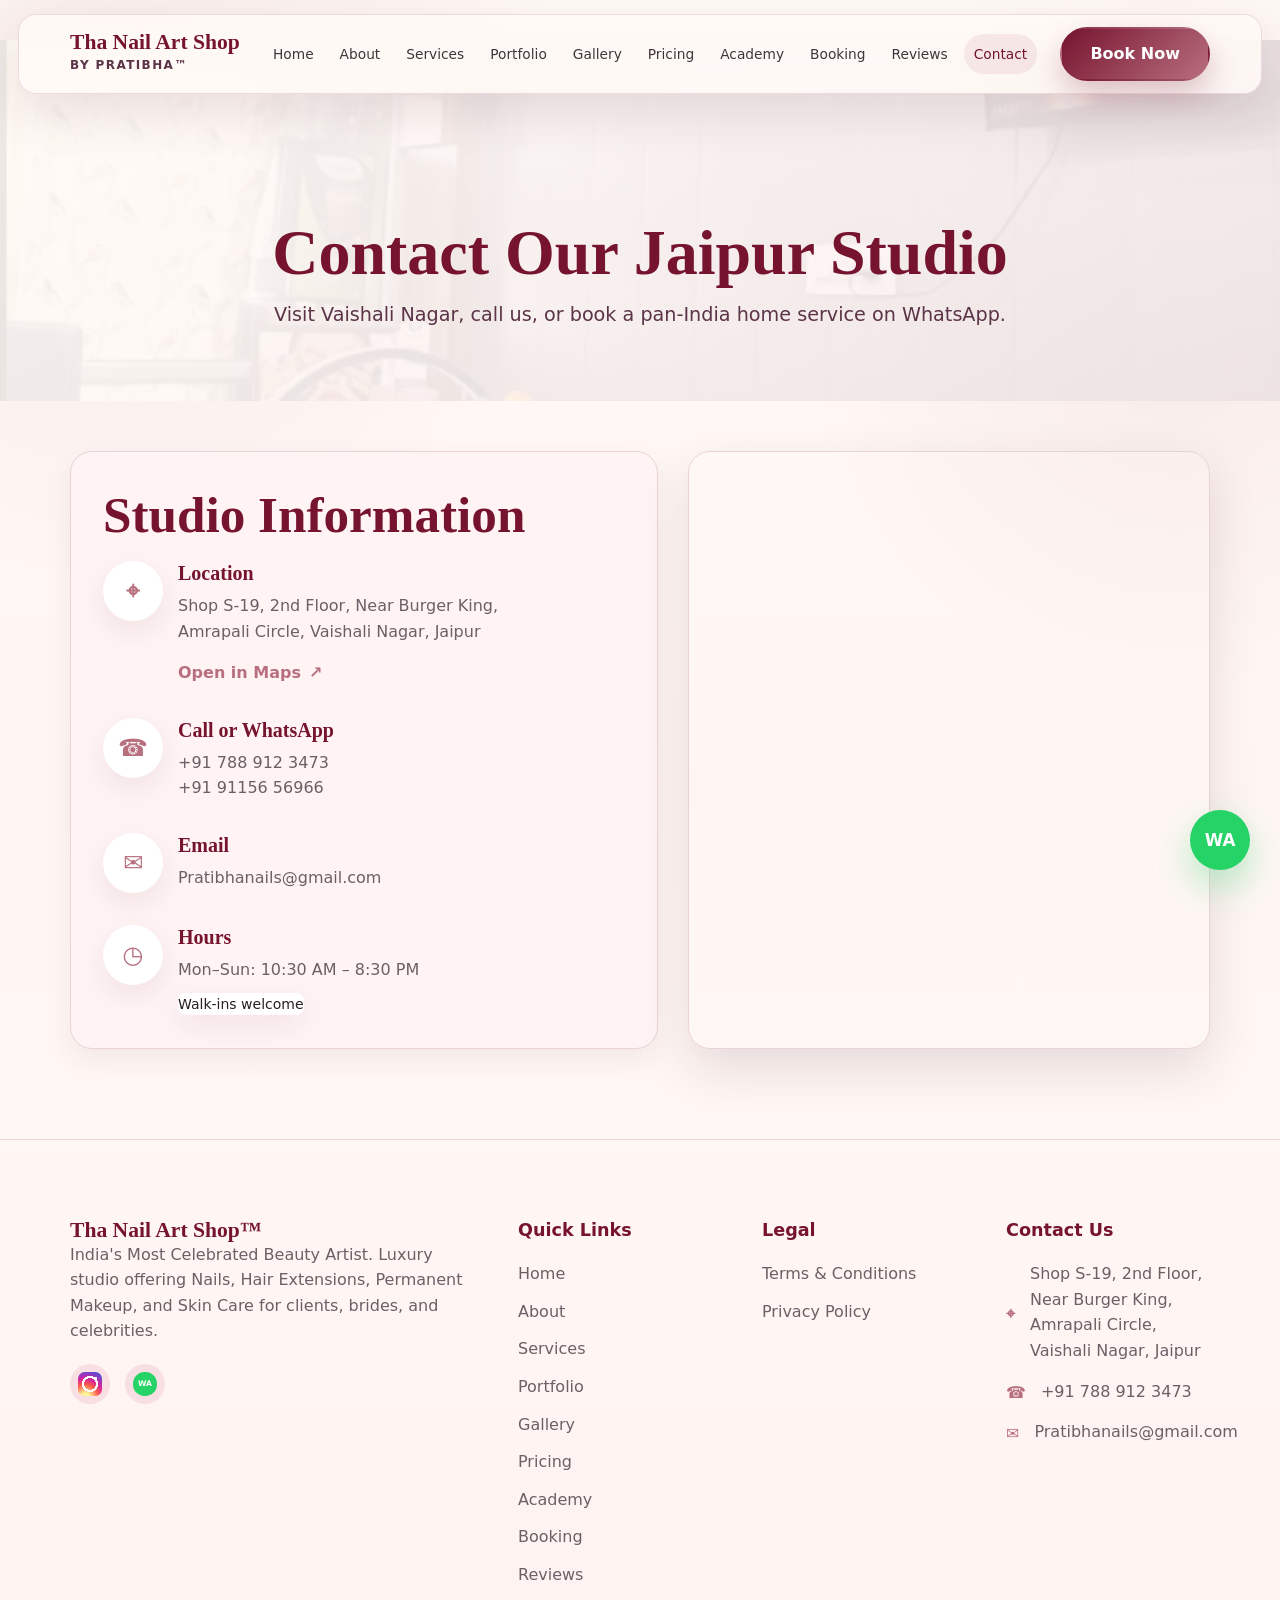
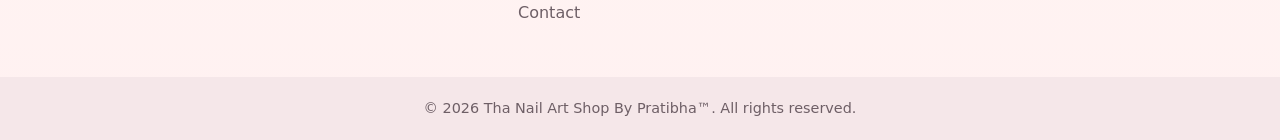
<file: contact.html>
<!DOCTYPE html>
<html lang="en">
<head>
    <meta charset="UTF-8">
    <meta name="viewport" content="width=device-width, initial-scale=1.0">
    <title>Contact Nail Art Shop Jaipur | Vaishali Nagar</title>
    <meta name="description" content="Contact Tha Nail Art Shop By Pratibha™ in Vaishali Nagar, Jaipur. Call, WhatsApp, email or visit for nail art, nail extensions, bridal beauty, hair extensions, PMU, skin care and academy courses.">
    <meta name="keywords" content="Tha Nail Art Shop contact, nail art studio Vaishali Nagar, nail salon Jaipur phone number, Pratibha nails Jaipur address, beauty studio near Amrapali Circle">
    <meta name="author" content="Tha Nail Art Shop By Pratibha™">
    <meta name="robots" content="index, follow, max-image-preview:large, max-snippet:-1, max-video-preview:-1">
    <meta name="theme-color" content="#800020">
    <link rel="canonical" href="https://pratibhanails.com/contact.html">
    <link rel="alternate" hreflang="en-IN" href="https://pratibhanails.com/contact.html">
    <meta property="og:locale" content="en_IN">
    <meta property="og:type" content="website">
    <meta property="og:site_name" content="Tha Nail Art Shop By Pratibha™">
    <meta property="og:title" content="Contact Nail Art Shop Jaipur | Vaishali Nagar">
    <meta property="og:description" content="Contact Tha Nail Art Shop By Pratibha™ in Vaishali Nagar, Jaipur. Call, WhatsApp, email or visit for nail art, nail extensions, bridal beauty, hair extensions, PMU, skin care and academy courses.">
    <meta property="og:url" content="https://pratibhanails.com/contact.html">
    <meta property="og:image" content="https://pratibhanails.com/images/about/about_Pratibha_Sharma.webp">
    <meta property="og:image:alt" content="Tha Nail Art Shop By Pratibha™ luxury nail art and beauty studio in Jaipur">
    <meta name="twitter:card" content="summary_large_image">
    <meta name="twitter:title" content="Contact Nail Art Shop Jaipur | Vaishali Nagar">
    <meta name="twitter:description" content="Contact Tha Nail Art Shop By Pratibha™ in Vaishali Nagar, Jaipur. Call, WhatsApp, email or visit for nail art, nail extensions, bridal beauty, hair extensions, PMU, skin care and academy courses.">
    <meta name="twitter:image" content="https://pratibhanails.com/images/about/about_Pratibha_Sharma.webp">
    <meta name="geo.region" content="IN-RJ">
    <meta name="geo.placename" content="Vaishali Nagar, Jaipur, Rajasthan">
    <meta name="geo.position" content="26.9112389;75.7394810">
    <meta name="ICBM" content="26.9112389, 75.7394810">
    <link rel="icon" type="image/webp" href="images/about/about_Pratibha_Sharma.webp">
    <link rel="preload" href="css/style.min.css" as="style">
    <link rel="stylesheet" href="css/style.min.css">
    <script type="application/ld+json">{
  "@context": "https://schema.org",
  "@graph": [
    {
      "@type": "BeautySalon",
      "@id": "https://pratibhanails.com/#beautysalon",
      "name": "Tha Nail Art Shop By Pratibha™",
      "url": "https://pratibhanails.com",
      "image": "https://pratibhanails.com/images/about/about_Pratibha_Sharma.webp",
      "telephone": "+91 788 912 3473",
      "email": "Pratibhanails@gmail.com",
      "priceRange": "₹₹",
      "address": {
        "@type": "PostalAddress",
        "streetAddress": "Shop S-19, 2nd Floor, Near Burger King, Amrapali Circle, Vaishali Nagar",
        "addressLocality": "Jaipur",
        "addressRegion": "Rajasthan",
        "postalCode": "302021",
        "addressCountry": "IN"
      },
      "geo": {
        "@type": "GeoCoordinates",
        "latitude": 26.9112389,
        "longitude": 75.739481
      },
      "areaServed": [
        "Jaipur",
        "Vaishali Nagar",
        "Rajasthan",
        "India"
      ],
      "openingHoursSpecification": [
        {
          "@type": "OpeningHoursSpecification",
          "dayOfWeek": [
            "Monday",
            "Tuesday",
            "Wednesday",
            "Thursday",
            "Friday",
            "Saturday",
            "Sunday"
          ],
          "opens": "10:30",
          "closes": "20:30"
        }
      ],
      "sameAs": [
        "https://instagram.com/thenailartshopbypratibha",
        "https://instagram.com/pratibhanails"
      ],
      "makesOffer": [
        {
          "@type": "Offer",
          "itemOffered": {
            "@type": "Service",
            "name": "Nail Art and Nail Extensions"
          }
        },
        {
          "@type": "Offer",
          "itemOffered": {
            "@type": "Service",
            "name": "Bridal Nail Packages"
          }
        },
        {
          "@type": "Offer",
          "itemOffered": {
            "@type": "Service",
            "name": "Hair Extensions"
          }
        },
        {
          "@type": "Offer",
          "itemOffered": {
            "@type": "Service",
            "name": "Permanent Makeup and PMU"
          }
        },
        {
          "@type": "Offer",
          "itemOffered": {
            "@type": "Service",
            "name": "Hydra Facial and Skin Care"
          }
        },
        {
          "@type": "Offer",
          "itemOffered": {
            "@type": "Service",
            "name": "Professional Beauty Academy Courses"
          }
        }
      ]
    },
    {
      "@type": "WebSite",
      "@id": "https://pratibhanails.com/#website",
      "url": "https://pratibhanails.com",
      "name": "Tha Nail Art Shop By Pratibha™",
      "publisher": {
        "@id": "https://pratibhanails.com/#beautysalon"
      },
      "inLanguage": "en-IN"
    },
    {
      "@type": "WebPage",
      "@id": "https://pratibhanails.com/contact.html#webpage",
      "url": "https://pratibhanails.com/contact.html",
      "name": "Contact Tha Nail Art Shop Jaipur | Vaishali Nagar Beauty Studio",
      "description": "Contact Tha Nail Art Shop By Pratibha™ in Vaishali Nagar, Jaipur. Call, WhatsApp, email or visit for nail art, nail extensions, bridal beauty, hair extensions, PMU, skin care and academy courses.",
      "isPartOf": {
        "@id": "https://pratibhanails.com/#website"
      },
      "about": {
        "@id": "https://pratibhanails.com/#beautysalon"
      }
    },
    {
      "@type": "BreadcrumbList",
      "itemListElement": [
        {
          "@type": "ListItem",
          "position": 1,
          "name": "Home",
          "item": "https://pratibhanails.com/"
        },
        {
          "@type": "ListItem",
          "position": 2,
          "name": "Contact Our Jaipur Studio",
          "item": "https://pratibhanails.com/contact.html"
        }
      ]
    }
  ]
}</script>
</head>
<body>
    
    <nav class="navbar" id="navbar">
        <div class="container nav-container">
            <a href="index.html" class="logo" aria-label="Tha Nail Art Shop By Pratibha home">
                <span class="logo-title">Tha Nail Art Shop</span>
                <span class="logo-subtitle">By Pratibha™</span>
            </a>
            <div class="nav-links" id="navLinks">
                <a href="index.html">Home</a>
                <a href="about.html">About</a>
                <a href="services.html">Services</a>
                <a href="portfolio.html">Portfolio</a>
                <a href="gallery.html">Gallery</a>
                <a href="pricing.html">Pricing</a>
                <a href="academy.html">Academy</a>
                <a href="booking.html">Booking</a>
                <a href="reviews.html">Reviews</a>
                <a href="contact.html">Contact</a>
            </div>
            <div class="nav-actions">
                <a href="booking.html" class="btn btn-primary d-none-mobile">Book Now</a>
                <button class="mobile-menu-toggle" id="mobileMenuToggle" type="button" aria-label="Open menu" aria-controls="navLinks" aria-expanded="false">
                    <span></span><span></span><span></span>
                </button>
            </div>
        </div>
    </nav>

    <main>
        
            <section class="page-header slide-up">
                <div class="container text-center">
                    <h1 class="page-title fade-in">Contact Our Jaipur Studio</h1>
                    <p class="page-subtitle fade-in delay-1">Visit Vaishali Nagar, call us, or book a pan-India home service on WhatsApp.</p>
                </div>
            </section>
            <section class="section">
                <div class="container flex-row" style="align-items: stretch;">
                    <div class="col-half contact-details bg-soft p-5 rounded shadow-sm border">
                        <h2 class="section-title mb-4">Studio Information</h2>
                        <div class="contact-item d-flex mb-4">
                            <div class="contact-icon text-rose bg-white rounded-circle p-3 mr-3 shadow-sm" style="font-size: 1.5rem; width: 60px; height: 60px; display: flex; align-items: center; justify-content: center; margin-right: 15px;">
                                <i class="fas fa-map-marker-alt"></i>
                            </div>
                            <div>
                                <h4 class="mb-1 font-playfair text-lg">Location</h4>
                                <p class="mb-2 text-muted">Shop S-19, 2nd Floor, Near Burger King,<br>Amrapali Circle, Vaishali Nagar, Jaipur</p>
                                <a href="https://maps.google.com/?q=Pratibhanails+Jaipur" target="_blank" rel="noopener noreferrer" class="link-btn small">Open in Maps <i class="fas fa-external-link-alt ml-1"></i></a>
                            </div>
                        </div>
                        <div class="contact-item d-flex mb-4">
                            <div class="contact-icon text-rose bg-white rounded-circle p-3 mr-3 shadow-sm" style="font-size: 1.5rem; width: 60px; height: 60px; display: flex; align-items: center; justify-content: center; margin-right: 15px;">
                                <i class="fas fa-phone"></i>
                            </div>
                            <div>
                                <h4 class="mb-1 font-playfair text-lg">Call or WhatsApp</h4>
                                <p class="text-muted"><a href="tel:+917889123473" class="text-inherit">+91 788 912 3473</a> <br> <a href="tel:+919115656966" class="text-inherit">+91 91156 56966</a></p>
                            </div>
                        </div>
                        <div class="contact-item d-flex mb-4">
                            <div class="contact-icon text-rose bg-white rounded-circle p-3 mr-3 shadow-sm" style="font-size: 1.5rem; width: 60px; height: 60px; display: flex; align-items: center; justify-content: center; margin-right: 15px;">
                                <i class="fas fa-envelope"></i>
                            </div>
                            <div>
                                <h4 class="mb-1 font-playfair text-lg">Email</h4>
                                <p class="text-muted"><a href="mailto:Pratibhanails@gmail.com" class="text-inherit">Pratibhanails@gmail.com</a></p>
                            </div>
                        </div>
                        <div class="contact-item d-flex">
                            <div class="contact-icon text-rose bg-white rounded-circle p-3 mr-3 shadow-sm" style="font-size: 1.5rem; width: 60px; height: 60px; display: flex; align-items: center; justify-content: center; margin-right: 15px;">
                                <i class="fas fa-clock"></i>
                            </div>
                            <div>
                                <h4 class="mb-1 font-playfair text-lg">Hours</h4>
                                <p class="mb-1 text-muted">Mon–Sun: 10:30 AM – 8:30 PM</p>
                                <p class="text-sm bg-white px-2 py-1 rounded d-inline-block shadow-sm">Walk-ins welcome</p>
                            </div>
                        </div>
                    </div>
                    <div class="col-half">
                        <div class="map-container rounded shadow h-100 d-flex overflow-hidden border">
                            <iframe src="https://www.google.com/maps/embed?pb=!1m18!1m12!1m3!1d3381.721163321163!2d75.73948107522432!3d26.911238976648082!2m3!1f0!2f0!3f0!3m2!1i1024!2i768!4f13.1!3m3!1m2!1s0x396db6bf983b9741%3A0x82faa3a0dba60903!2sThe%20Nail%20Art%20Shop%20By%20Pratibha!5e1!3m2!1sen!2sin!4v1776909043035!5m2!1sen!2sin" width="100%" height="100%" style="border:0; min-height: 450px;" allowfullscreen="" loading="lazy" referrerpolicy="no-referrer-when-downgrade"></iframe>
                        </div>
                    </div>
                </div>
            </section>
        
    </main>
    
    <footer class="footer">
        <div class="container footer-container">
            <div class="footer-col brand-col">
                <h3 class="logo-title">Tha Nail Art Shop™</h3>
                <p>India's Most Celebrated Beauty Artist. Luxury studio offering Nails, Hair Extensions, Permanent Makeup, and Skin Care for clients, brides, and celebrities.</p>
                <div class="social-links">
                    <a href="https://instagram.com/pratibhanails" target="_blank" rel="noopener noreferrer" aria-label="Instagram"><i class="fab fa-instagram"></i></a>
                    <a href="https://wa.me/917889123473" target="_blank" rel="noopener noreferrer" aria-label="WhatsApp"><i class="fab fa-whatsapp"></i></a>
                </div>
            </div>
            <div class="footer-col">
                <h4>Quick Links</h4>
                <ul class="footer-links">
                    <li><a href="index.html">Home</a></li>
                    <li><a href="about.html">About</a></li>
                    <li><a href="services.html">Services</a></li>
                    <li><a href="portfolio.html">Portfolio</a></li>
                    <li><a href="gallery.html">Gallery</a></li>
                    <li><a href="pricing.html">Pricing</a></li>
                    <li><a href="academy.html">Academy</a></li>
                    <li><a href="booking.html">Booking</a></li>
                    <li><a href="reviews.html">Reviews</a></li>
                    <li><a href="contact.html">Contact</a></li>
                </ul>
            </div>
            <div class="footer-col">
                <h4>Legal</h4>
                <ul class="footer-links">
                    <li><a href="terms.html">Terms & Conditions</a></li>
                    <li><a href="privacy.html">Privacy Policy</a></li>
                </ul>
            </div>
            <div class="footer-col">
                <h4>Contact Us</h4>
                <ul class="contact-info">
                    <li><i class="fas fa-map-marker-alt"></i> <span>Shop S-19, 2nd Floor, Near Burger King, Amrapali Circle, Vaishali Nagar, Jaipur</span></li>
                    <li><i class="fas fa-phone"></i> <span>+91 788 912 3473</span></li>
                    <li><i class="fas fa-envelope"></i> <span>Pratibhanails@gmail.com</span></li>
                </ul>
            </div>
        </div>
        <div class="footer-bottom">
            <div class="container">
                <p>&copy; 2026 Tha Nail Art Shop By Pratibha™. All rights reserved.</p>
            </div>
        </div>
    </footer>
    <a href="https://wa.me/917889123473?text=Hi%2C%20I%20would%20like%20to%20book%20an%20appointment" class="floating-whatsapp" target="_blank" rel="noopener noreferrer" aria-label="Book on WhatsApp">
        <i class="fab fa-whatsapp"></i>
    </a>
    <script src="js/main.js" defer></script>

</body>
</html>
</file>
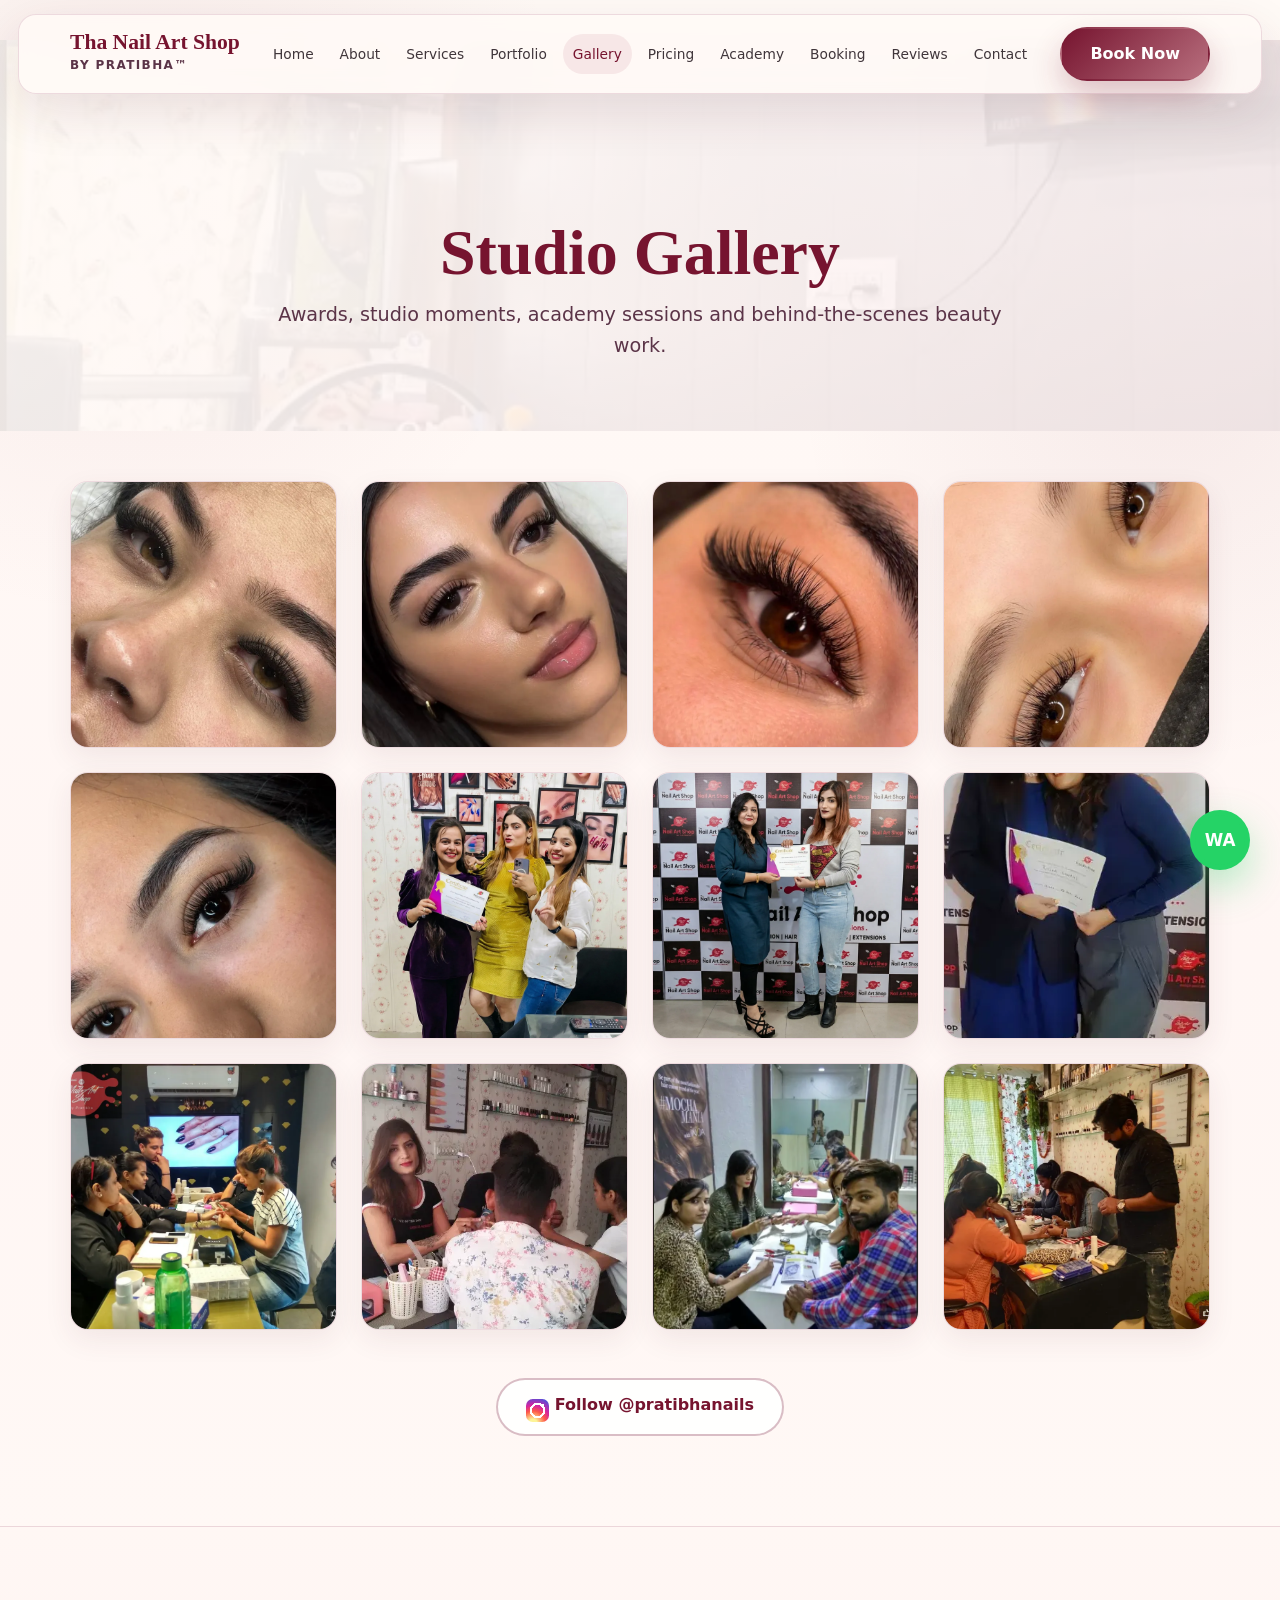
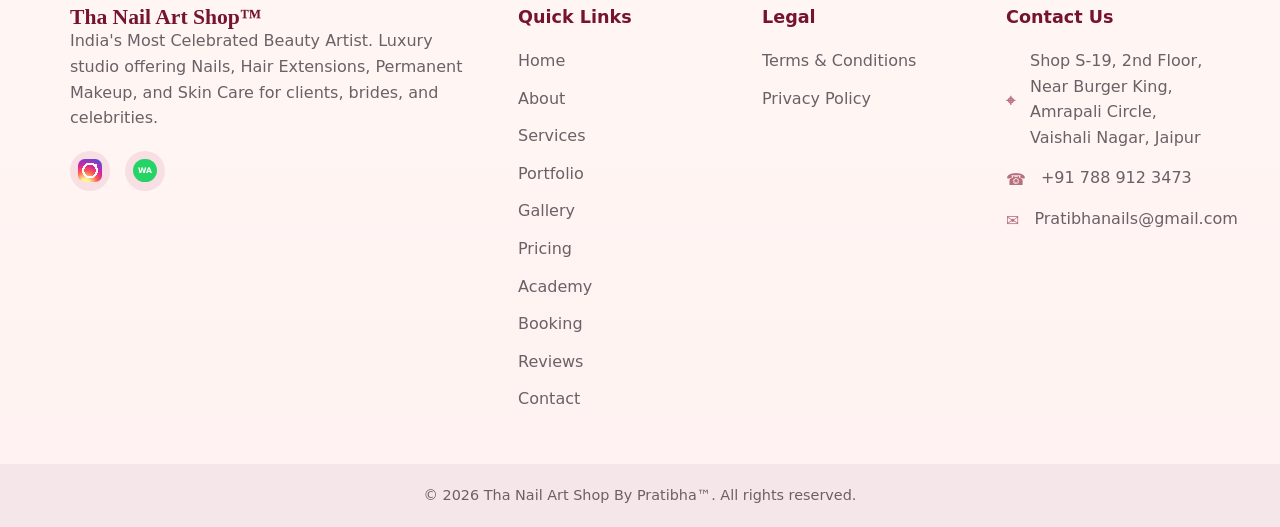
<file: gallery.html>
<!DOCTYPE html>
<html lang="en">
<head>
    <meta charset="UTF-8">
    <meta name="viewport" content="width=device-width, initial-scale=1.0">
    <title>Gallery | Nail Art Studio &amp; Academy Jaipur</title>
    <meta name="description" content="Browse the gallery of Tha Nail Art Shop By Pratibha™ featuring studio moments, awards, academy training, student work, behind-the-scenes beauty sessions and client transformations.">
    <meta name="keywords" content="Tha Nail Art Shop gallery, Jaipur beauty studio photos, nail art awards, beauty academy Jaipur gallery, Pratibha nails photos">
    <meta name="author" content="Tha Nail Art Shop By Pratibha™">
    <meta name="robots" content="index, follow, max-image-preview:large, max-snippet:-1, max-video-preview:-1">
    <meta name="theme-color" content="#800020">
    <link rel="canonical" href="https://pratibhanails.com/gallery.html">
    <link rel="alternate" hreflang="en-IN" href="https://pratibhanails.com/gallery.html">
    <meta property="og:locale" content="en_IN">
    <meta property="og:type" content="website">
    <meta property="og:site_name" content="Tha Nail Art Shop By Pratibha™">
    <meta property="og:title" content="Gallery | Nail Art Studio &amp; Academy Jaipur">
    <meta property="og:description" content="Browse the gallery of Tha Nail Art Shop By Pratibha™ featuring studio moments, awards, academy training, student work, behind-the-scenes beauty sessions and client transformations.">
    <meta property="og:url" content="https://pratibhanails.com/gallery.html">
    <meta property="og:image" content="https://pratibhanails.com/images/about/about_Pratibha_Sharma.webp">
    <meta property="og:image:alt" content="Tha Nail Art Shop By Pratibha™ luxury nail art and beauty studio in Jaipur">
    <meta name="twitter:card" content="summary_large_image">
    <meta name="twitter:title" content="Gallery | Nail Art Studio &amp; Academy Jaipur">
    <meta name="twitter:description" content="Browse the gallery of Tha Nail Art Shop By Pratibha™ featuring studio moments, awards, academy training, student work, behind-the-scenes beauty sessions and client transformations.">
    <meta name="twitter:image" content="https://pratibhanails.com/images/about/about_Pratibha_Sharma.webp">
    <meta name="geo.region" content="IN-RJ">
    <meta name="geo.placename" content="Vaishali Nagar, Jaipur, Rajasthan">
    <meta name="geo.position" content="26.9112389;75.7394810">
    <meta name="ICBM" content="26.9112389, 75.7394810">
    <link rel="icon" type="image/webp" href="images/about/about_Pratibha_Sharma.webp">
    <link rel="preload" href="css/style.min.css" as="style">
    <link rel="stylesheet" href="css/style.min.css">
    <script type="application/ld+json">{
  "@context": "https://schema.org",
  "@graph": [
    {
      "@type": "BeautySalon",
      "@id": "https://pratibhanails.com/#beautysalon",
      "name": "Tha Nail Art Shop By Pratibha™",
      "url": "https://pratibhanails.com",
      "image": "https://pratibhanails.com/images/about/about_Pratibha_Sharma.webp",
      "telephone": "+91 788 912 3473",
      "email": "Pratibhanails@gmail.com",
      "priceRange": "₹₹",
      "address": {
        "@type": "PostalAddress",
        "streetAddress": "Shop S-19, 2nd Floor, Near Burger King, Amrapali Circle, Vaishali Nagar",
        "addressLocality": "Jaipur",
        "addressRegion": "Rajasthan",
        "postalCode": "302021",
        "addressCountry": "IN"
      },
      "geo": {
        "@type": "GeoCoordinates",
        "latitude": 26.9112389,
        "longitude": 75.739481
      },
      "areaServed": [
        "Jaipur",
        "Vaishali Nagar",
        "Rajasthan",
        "India"
      ],
      "openingHoursSpecification": [
        {
          "@type": "OpeningHoursSpecification",
          "dayOfWeek": [
            "Monday",
            "Tuesday",
            "Wednesday",
            "Thursday",
            "Friday",
            "Saturday",
            "Sunday"
          ],
          "opens": "10:30",
          "closes": "20:30"
        }
      ],
      "sameAs": [
        "https://instagram.com/thenailartshopbypratibha",
        "https://instagram.com/pratibhanails"
      ],
      "makesOffer": [
        {
          "@type": "Offer",
          "itemOffered": {
            "@type": "Service",
            "name": "Nail Art and Nail Extensions"
          }
        },
        {
          "@type": "Offer",
          "itemOffered": {
            "@type": "Service",
            "name": "Bridal Nail Packages"
          }
        },
        {
          "@type": "Offer",
          "itemOffered": {
            "@type": "Service",
            "name": "Hair Extensions"
          }
        },
        {
          "@type": "Offer",
          "itemOffered": {
            "@type": "Service",
            "name": "Permanent Makeup and PMU"
          }
        },
        {
          "@type": "Offer",
          "itemOffered": {
            "@type": "Service",
            "name": "Hydra Facial and Skin Care"
          }
        },
        {
          "@type": "Offer",
          "itemOffered": {
            "@type": "Service",
            "name": "Professional Beauty Academy Courses"
          }
        }
      ]
    },
    {
      "@type": "WebSite",
      "@id": "https://pratibhanails.com/#website",
      "url": "https://pratibhanails.com",
      "name": "Tha Nail Art Shop By Pratibha™",
      "publisher": {
        "@id": "https://pratibhanails.com/#beautysalon"
      },
      "inLanguage": "en-IN"
    },
    {
      "@type": "WebPage",
      "@id": "https://pratibhanails.com/gallery.html#webpage",
      "url": "https://pratibhanails.com/gallery.html",
      "name": "Gallery | Studio, Awards, Academy & Behind the Scenes Jaipur",
      "description": "Browse the gallery of Tha Nail Art Shop By Pratibha™ featuring studio moments, awards, academy training, student work, behind-the-scenes beauty sessions and client transformations.",
      "isPartOf": {
        "@id": "https://pratibhanails.com/#website"
      },
      "about": {
        "@id": "https://pratibhanails.com/#beautysalon"
      }
    },
    {
      "@type": "BreadcrumbList",
      "itemListElement": [
        {
          "@type": "ListItem",
          "position": 1,
          "name": "Home",
          "item": "https://pratibhanails.com/"
        },
        {
          "@type": "ListItem",
          "position": 2,
          "name": "Studio Gallery",
          "item": "https://pratibhanails.com/gallery.html"
        }
      ]
    }
  ]
}</script>
</head>
<body>
    
    <nav class="navbar" id="navbar">
        <div class="container nav-container">
            <a href="index.html" class="logo" aria-label="Tha Nail Art Shop By Pratibha home">
                <span class="logo-title">Tha Nail Art Shop</span>
                <span class="logo-subtitle">By Pratibha™</span>
            </a>
            <div class="nav-links" id="navLinks">
                <a href="index.html">Home</a>
                <a href="about.html">About</a>
                <a href="services.html">Services</a>
                <a href="portfolio.html">Portfolio</a>
                <a href="gallery.html">Gallery</a>
                <a href="pricing.html">Pricing</a>
                <a href="academy.html">Academy</a>
                <a href="booking.html">Booking</a>
                <a href="reviews.html">Reviews</a>
                <a href="contact.html">Contact</a>
            </div>
            <div class="nav-actions">
                <a href="booking.html" class="btn btn-primary d-none-mobile">Book Now</a>
                <button class="mobile-menu-toggle" id="mobileMenuToggle" type="button" aria-label="Open menu" aria-controls="navLinks" aria-expanded="false">
                    <span></span><span></span><span></span>
                </button>
            </div>
        </div>
    </nav>

    <main>
        
            <section class="page-header slide-up">
                <div class="container text-center">
                    <h1 class="page-title fade-in">Studio Gallery</h1>
                    <p class="page-subtitle fade-in delay-1">Awards, studio moments, academy sessions and behind-the-scenes beauty work.</p>
                </div>
            </section>
            <section class="section">
                <div class="container">
                    <div class="grid gallery-grid" id="galleryGrid">

    <div class="gallery-item img-hover">
        <img width="600" height="600" src="images/Eyelashes images by Pinterest - Copy/Eyelashes-images_(1).webp" alt="Inside" loading="lazy" decoding="async">
    </div>
    
    <div class="gallery-item img-hover">
        <img width="600" height="600" src="images/Eyelashes images by Pinterest - Copy/Eyelashes-images_(2).webp" alt="Work" loading="lazy" decoding="async">
    </div>
    
    <div class="gallery-item img-hover">
        <img width="600" height="600" src="images/Eyelashes images by Pinterest - Copy/Eyelashes-images_(3).webp" alt="Work" loading="lazy" decoding="async">
    </div>
    
    <div class="gallery-item img-hover">
        <img width="600" height="600" src="images/Eyelashes images by Pinterest - Copy/Eyelashes-images_(4).webp" alt="Work" loading="lazy" decoding="async">
    </div>
    
    <div class="gallery-item img-hover">
        <img width="600" height="600" src="images/Eyelashes images by Pinterest - Copy/Eyelashes-images_(5).webp" alt="Doing" loading="lazy" decoding="async">
    </div>
    
    <div class="gallery-item img-hover">
        <img width="600" height="600" src="images/awards/Taking-awards_(2).webp" alt="Award" loading="lazy" decoding="async">
    </div>
    
    <div class="gallery-item img-hover">
        <img width="600" height="600" src="images/awards/Taking-awards_(4).webp" alt="Award" loading="lazy" decoding="async">
    </div>
    
    <div class="gallery-item img-hover">
        <img width="600" height="600" src="images/awards/Taking-awards_(5).webp" alt="Award" loading="lazy" decoding="async">
    </div>
    
    <div class="gallery-item img-hover">
        <img width="600" height="600" src="images/bts/Behind-the-scene_(1).webp" alt="Award" loading="lazy" decoding="async">
    </div>
    
    <div class="gallery-item img-hover">
        <img width="600" height="600" src="images/bts/Behind-the-scene_(2).webp" alt="Academy" loading="lazy" decoding="async">
    </div>
    
    <div class="gallery-item img-hover">
        <img width="600" height="600" src="images/bts/Behind-the-scene_(3).webp" alt="Celebrity" loading="lazy" decoding="async">
    </div>
    
    <div class="gallery-item img-hover">
        <img width="600" height="600" src="images/bts/Behind-the-scene_(4).webp" alt="Celebrity" loading="lazy" decoding="async">
    </div>
    
                    </div>
                    <div class="text-center mt-5">
                        <a href="https://instagram.com/pratibhanails" class="btn btn-outline" target="_blank" rel="noopener noreferrer"><i class="fab fa-instagram"></i> Follow @pratibhanails</a>
                    </div>
                </div>
            </section>
        
    </main>
    
    <footer class="footer">
        <div class="container footer-container">
            <div class="footer-col brand-col">
                <h3 class="logo-title">Tha Nail Art Shop™</h3>
                <p>India's Most Celebrated Beauty Artist. Luxury studio offering Nails, Hair Extensions, Permanent Makeup, and Skin Care for clients, brides, and celebrities.</p>
                <div class="social-links">
                    <a href="https://instagram.com/pratibhanails" target="_blank" rel="noopener noreferrer" aria-label="Instagram"><i class="fab fa-instagram"></i></a>
                    <a href="https://wa.me/917889123473" target="_blank" rel="noopener noreferrer" aria-label="WhatsApp"><i class="fab fa-whatsapp"></i></a>
                </div>
            </div>
            <div class="footer-col">
                <h4>Quick Links</h4>
                <ul class="footer-links">
                    <li><a href="index.html">Home</a></li>
                    <li><a href="about.html">About</a></li>
                    <li><a href="services.html">Services</a></li>
                    <li><a href="portfolio.html">Portfolio</a></li>
                    <li><a href="gallery.html">Gallery</a></li>
                    <li><a href="pricing.html">Pricing</a></li>
                    <li><a href="academy.html">Academy</a></li>
                    <li><a href="booking.html">Booking</a></li>
                    <li><a href="reviews.html">Reviews</a></li>
                    <li><a href="contact.html">Contact</a></li>
                </ul>
            </div>
            <div class="footer-col">
                <h4>Legal</h4>
                <ul class="footer-links">
                    <li><a href="terms.html">Terms & Conditions</a></li>
                    <li><a href="privacy.html">Privacy Policy</a></li>
                </ul>
            </div>
            <div class="footer-col">
                <h4>Contact Us</h4>
                <ul class="contact-info">
                    <li><i class="fas fa-map-marker-alt"></i> <span>Shop S-19, 2nd Floor, Near Burger King, Amrapali Circle, Vaishali Nagar, Jaipur</span></li>
                    <li><i class="fas fa-phone"></i> <span>+91 788 912 3473</span></li>
                    <li><i class="fas fa-envelope"></i> <span>Pratibhanails@gmail.com</span></li>
                </ul>
            </div>
        </div>
        <div class="footer-bottom">
            <div class="container">
                <p>&copy; 2026 Tha Nail Art Shop By Pratibha™. All rights reserved.</p>
            </div>
        </div>
    </footer>
    <a href="https://wa.me/917889123473?text=Hi%2C%20I%20would%20like%20to%20book%20an%20appointment" class="floating-whatsapp" target="_blank" rel="noopener noreferrer" aria-label="Book on WhatsApp">
        <i class="fab fa-whatsapp"></i>
    </a>
    <script src="js/main.js" defer></script>

</body>
</html>
</file>
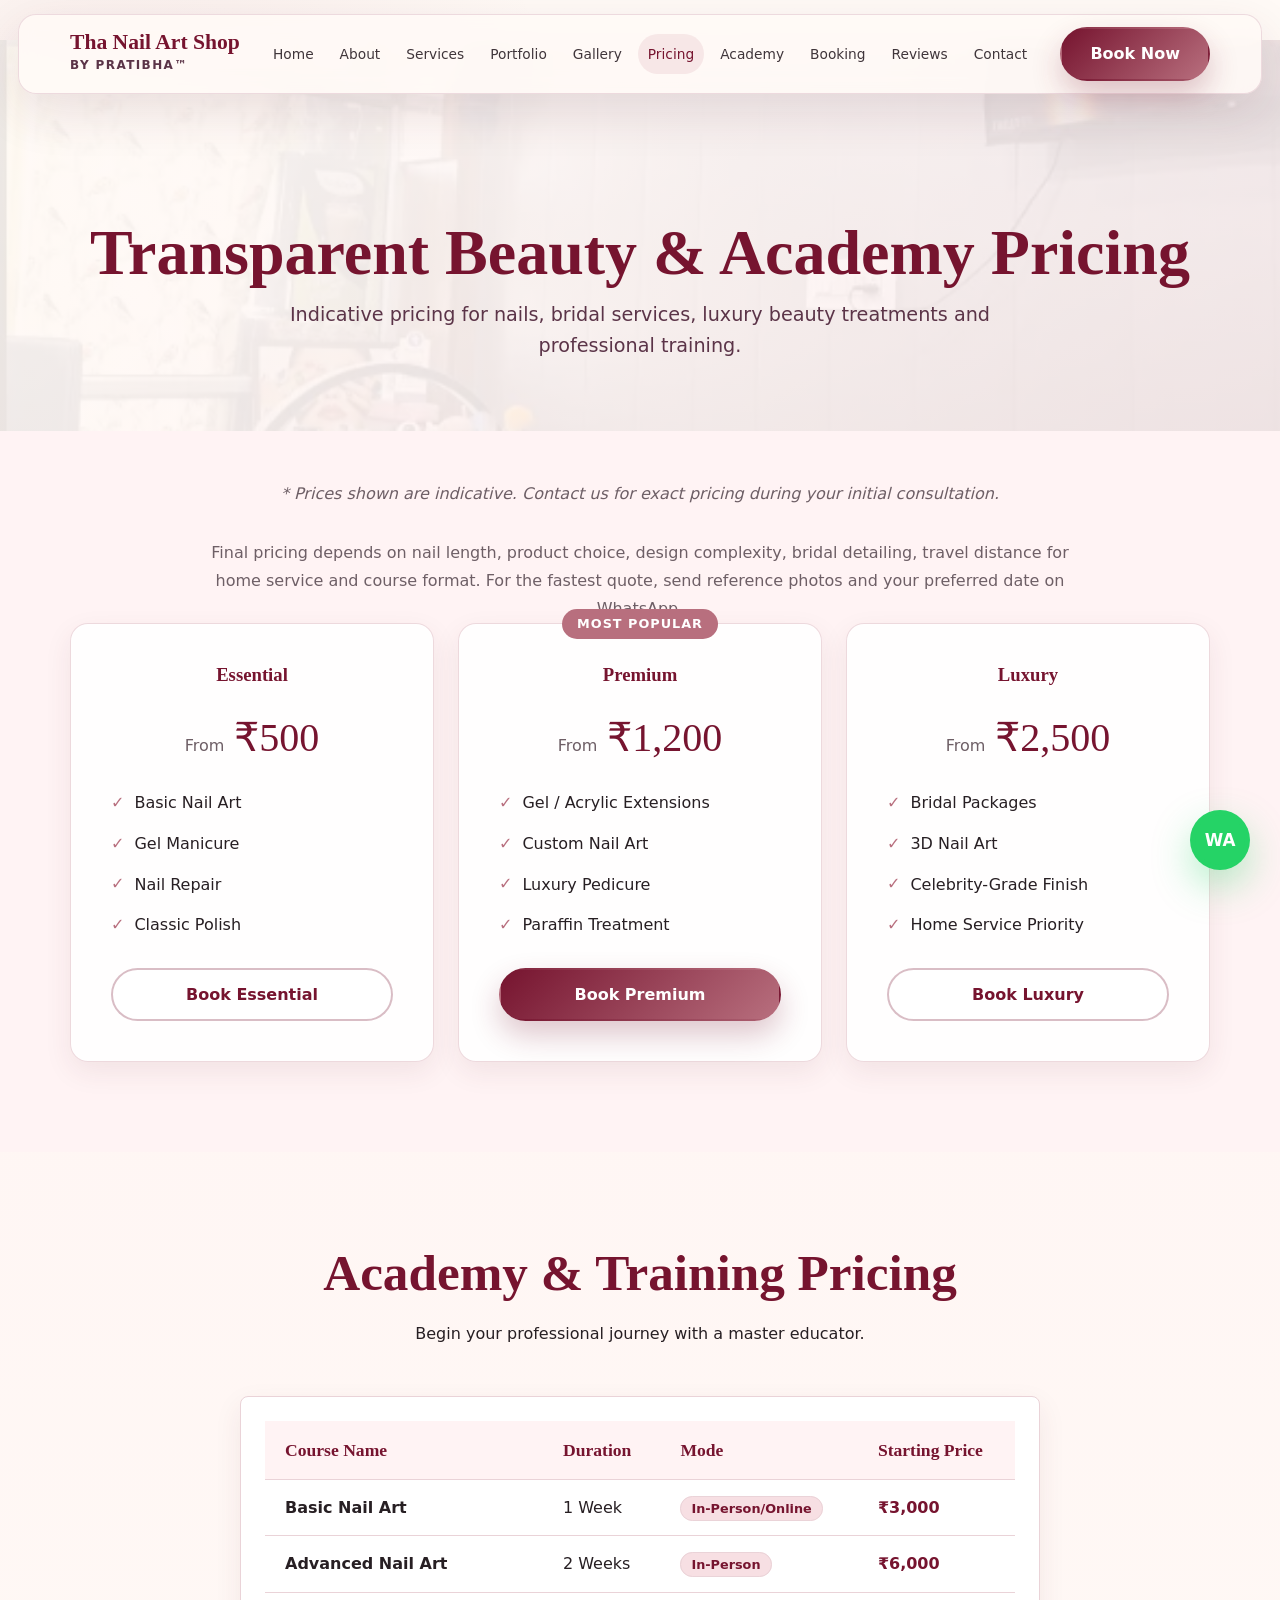
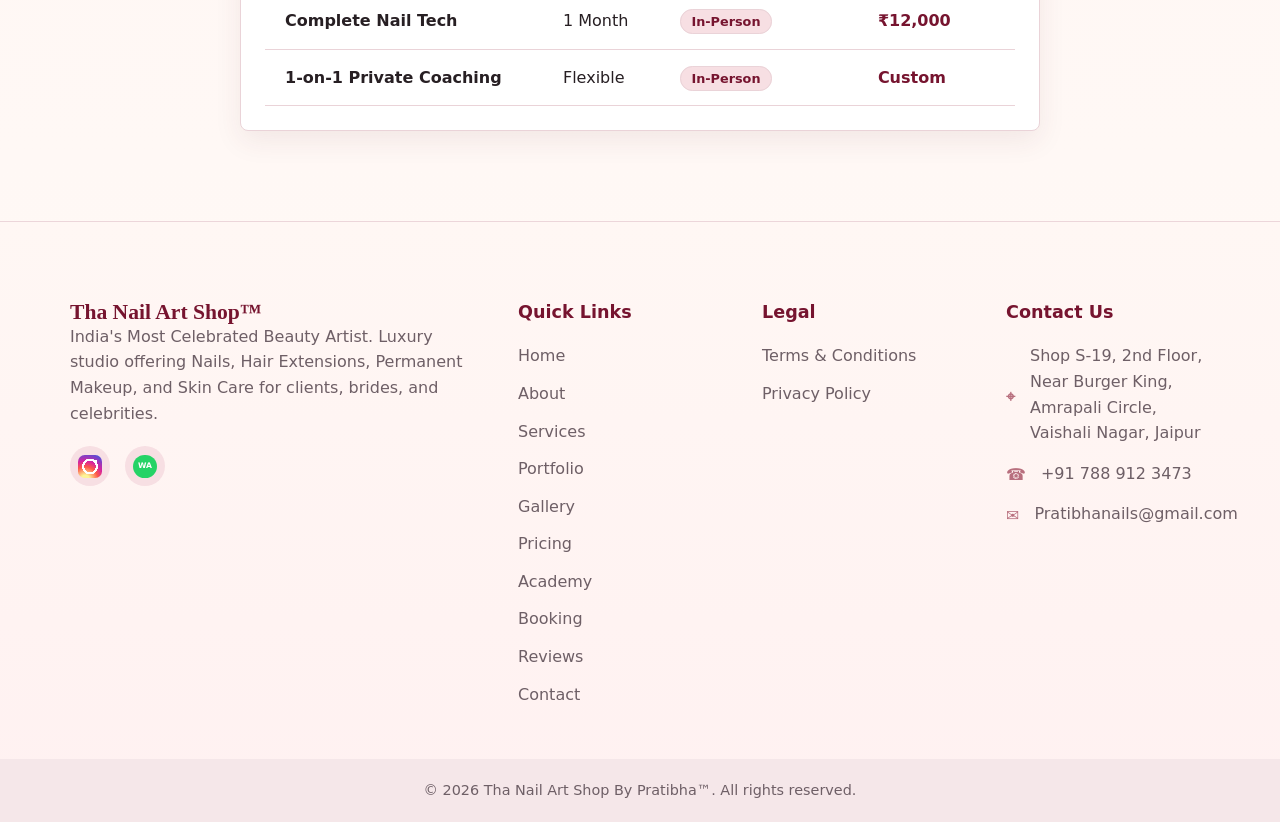
<file: pricing.html>
<!DOCTYPE html>
<html lang="en">
<head>
    <meta charset="UTF-8">
    <meta name="viewport" content="width=device-width, initial-scale=1.0">
    <title>Nail Art &amp; Beauty Pricing Jaipur | Academy Fees</title>
    <meta name="description" content="Check indicative pricing for nail art, gel nails, acrylic extensions, bridal packages, luxury beauty services and professional academy courses at Tha Nail Art Shop By Pratibha™ Jaipur.">
    <meta name="keywords" content="nail art price Jaipur, nail extensions price Jaipur, bridal nails cost Jaipur, nail course fees Jaipur, beauty academy fees Jaipur, hydra facial price Jaipur">
    <meta name="author" content="Tha Nail Art Shop By Pratibha™">
    <meta name="robots" content="index, follow, max-image-preview:large, max-snippet:-1, max-video-preview:-1">
    <meta name="theme-color" content="#800020">
    <link rel="canonical" href="https://pratibhanails.com/pricing.html">
    <link rel="alternate" hreflang="en-IN" href="https://pratibhanails.com/pricing.html">
    <meta property="og:locale" content="en_IN">
    <meta property="og:type" content="website">
    <meta property="og:site_name" content="Tha Nail Art Shop By Pratibha™">
    <meta property="og:title" content="Nail Art &amp; Beauty Pricing Jaipur | Academy Fees">
    <meta property="og:description" content="Check indicative pricing for nail art, gel nails, acrylic extensions, bridal packages, luxury beauty services and professional academy courses at Tha Nail Art Shop By Pratibha™ Jaipur.">
    <meta property="og:url" content="https://pratibhanails.com/pricing.html">
    <meta property="og:image" content="https://pratibhanails.com/images/about/about_Pratibha_Sharma.webp">
    <meta property="og:image:alt" content="Tha Nail Art Shop By Pratibha™ luxury nail art and beauty studio in Jaipur">
    <meta name="twitter:card" content="summary_large_image">
    <meta name="twitter:title" content="Nail Art &amp; Beauty Pricing Jaipur | Academy Fees">
    <meta name="twitter:description" content="Check indicative pricing for nail art, gel nails, acrylic extensions, bridal packages, luxury beauty services and professional academy courses at Tha Nail Art Shop By Pratibha™ Jaipur.">
    <meta name="twitter:image" content="https://pratibhanails.com/images/about/about_Pratibha_Sharma.webp">
    <meta name="geo.region" content="IN-RJ">
    <meta name="geo.placename" content="Vaishali Nagar, Jaipur, Rajasthan">
    <meta name="geo.position" content="26.9112389;75.7394810">
    <meta name="ICBM" content="26.9112389, 75.7394810">
    <link rel="icon" type="image/webp" href="images/about/about_Pratibha_Sharma.webp">
    <link rel="preload" href="css/style.min.css" as="style">
    <link rel="stylesheet" href="css/style.min.css">
    <script type="application/ld+json">{
  "@context": "https://schema.org",
  "@graph": [
    {
      "@type": "BeautySalon",
      "@id": "https://pratibhanails.com/#beautysalon",
      "name": "Tha Nail Art Shop By Pratibha™",
      "url": "https://pratibhanails.com",
      "image": "https://pratibhanails.com/images/about/about_Pratibha_Sharma.webp",
      "telephone": "+91 788 912 3473",
      "email": "Pratibhanails@gmail.com",
      "priceRange": "₹₹",
      "address": {
        "@type": "PostalAddress",
        "streetAddress": "Shop S-19, 2nd Floor, Near Burger King, Amrapali Circle, Vaishali Nagar",
        "addressLocality": "Jaipur",
        "addressRegion": "Rajasthan",
        "postalCode": "302021",
        "addressCountry": "IN"
      },
      "geo": {
        "@type": "GeoCoordinates",
        "latitude": 26.9112389,
        "longitude": 75.739481
      },
      "areaServed": [
        "Jaipur",
        "Vaishali Nagar",
        "Rajasthan",
        "India"
      ],
      "openingHoursSpecification": [
        {
          "@type": "OpeningHoursSpecification",
          "dayOfWeek": [
            "Monday",
            "Tuesday",
            "Wednesday",
            "Thursday",
            "Friday",
            "Saturday",
            "Sunday"
          ],
          "opens": "10:30",
          "closes": "20:30"
        }
      ],
      "sameAs": [
        "https://instagram.com/thenailartshopbypratibha",
        "https://instagram.com/pratibhanails"
      ],
      "makesOffer": [
        {
          "@type": "Offer",
          "itemOffered": {
            "@type": "Service",
            "name": "Nail Art and Nail Extensions"
          }
        },
        {
          "@type": "Offer",
          "itemOffered": {
            "@type": "Service",
            "name": "Bridal Nail Packages"
          }
        },
        {
          "@type": "Offer",
          "itemOffered": {
            "@type": "Service",
            "name": "Hair Extensions"
          }
        },
        {
          "@type": "Offer",
          "itemOffered": {
            "@type": "Service",
            "name": "Permanent Makeup and PMU"
          }
        },
        {
          "@type": "Offer",
          "itemOffered": {
            "@type": "Service",
            "name": "Hydra Facial and Skin Care"
          }
        },
        {
          "@type": "Offer",
          "itemOffered": {
            "@type": "Service",
            "name": "Professional Beauty Academy Courses"
          }
        }
      ]
    },
    {
      "@type": "WebSite",
      "@id": "https://pratibhanails.com/#website",
      "url": "https://pratibhanails.com",
      "name": "Tha Nail Art Shop By Pratibha™",
      "publisher": {
        "@id": "https://pratibhanails.com/#beautysalon"
      },
      "inLanguage": "en-IN"
    },
    {
      "@type": "WebPage",
      "@id": "https://pratibhanails.com/pricing.html#webpage",
      "url": "https://pratibhanails.com/pricing.html",
      "name": "Nail Art & Beauty Pricing Jaipur | Services and Academy Fees",
      "description": "Check indicative pricing for nail art, gel nails, acrylic extensions, bridal packages, luxury beauty services and professional academy courses at Tha Nail Art Shop By Pratibha™ Jaipur.",
      "isPartOf": {
        "@id": "https://pratibhanails.com/#website"
      },
      "about": {
        "@id": "https://pratibhanails.com/#beautysalon"
      }
    },
    {
      "@type": "BreadcrumbList",
      "itemListElement": [
        {
          "@type": "ListItem",
          "position": 1,
          "name": "Home",
          "item": "https://pratibhanails.com/"
        },
        {
          "@type": "ListItem",
          "position": 2,
          "name": "Transparent Beauty & Academy Pricing",
          "item": "https://pratibhanails.com/pricing.html"
        }
      ]
    }
  ]
}</script>
</head>
<body>
    
    <nav class="navbar" id="navbar">
        <div class="container nav-container">
            <a href="index.html" class="logo" aria-label="Tha Nail Art Shop By Pratibha home">
                <span class="logo-title">Tha Nail Art Shop</span>
                <span class="logo-subtitle">By Pratibha™</span>
            </a>
            <div class="nav-links" id="navLinks">
                <a href="index.html">Home</a>
                <a href="about.html">About</a>
                <a href="services.html">Services</a>
                <a href="portfolio.html">Portfolio</a>
                <a href="gallery.html">Gallery</a>
                <a href="pricing.html">Pricing</a>
                <a href="academy.html">Academy</a>
                <a href="booking.html">Booking</a>
                <a href="reviews.html">Reviews</a>
                <a href="contact.html">Contact</a>
            </div>
            <div class="nav-actions">
                <a href="booking.html" class="btn btn-primary d-none-mobile">Book Now</a>
                <button class="mobile-menu-toggle" id="mobileMenuToggle" type="button" aria-label="Open menu" aria-controls="navLinks" aria-expanded="false">
                    <span></span><span></span><span></span>
                </button>
            </div>
        </div>
    </nav>

    <main>
        
            <section class="page-header slide-up">
                <div class="container text-center">
                    <h1 class="page-title fade-in">Transparent Beauty & Academy Pricing</h1>
                    <p class="page-subtitle fade-in delay-1">Indicative pricing for nails, bridal services, luxury beauty treatments and professional training.</p>
                </div>
            </section>
            <section class="section bg-soft">
                <div class="container">
                    <p class="text-center mb-4 text-muted"><em>* Prices shown are indicative. Contact us for exact pricing during your initial consultation.</em></p>
                    <p class="seo-copy text-center mb-4">Final pricing depends on nail length, product choice, design complexity, bridal detailing, travel distance for home service and course format. For the fastest quote, send reference photos and your preferred date on WhatsApp.</p>
                    
                    <div class="pricing-cards grid">
                        <div class="pricing-card card-hover fade-in slide-up delay-1">
                            <h3>Essential</h3>
                            <div class="price-val"><span>From</span> ₹500</div>
                            <ul class="pricing-features">
                                <li><i class="fas fa-check text-rose"></i> Basic Nail Art</li>
                                <li><i class="fas fa-check text-rose"></i> Gel Manicure</li>
                                <li><i class="fas fa-check text-rose"></i> Nail Repair</li>
                                <li><i class="fas fa-check text-rose"></i> Classic Polish</li>
                            </ul>
                            <a href="https://wa.me/917889123473" class="btn btn-outline w-100" target="_blank" rel="noopener noreferrer">Book Essential</a>
                        </div>
                        <div class="pricing-card popular fade-in slide-up delay-2">
                            <div class="pricing-badge">MOST POPULAR</div>
                            <h3>Premium</h3>
                            <div class="price-val text-burgundy"><span>From</span> ₹1,200</div>
                            <ul class="pricing-features">
                                <li><i class="fas fa-check text-rose"></i> Gel / Acrylic Extensions</li>
                                <li><i class="fas fa-check text-rose"></i> Custom Nail Art</li>
                                <li><i class="fas fa-check text-rose"></i> Luxury Pedicure</li>
                                <li><i class="fas fa-check text-rose"></i> Paraffin Treatment</li>
                            </ul>
                            <a href="https://wa.me/917889123473" class="btn btn-primary w-100" target="_blank" rel="noopener noreferrer">Book Premium</a>
                        </div>
                        <div class="pricing-card card-hover fade-in slide-up delay-3">
                            <h3>Luxury</h3>
                            <div class="price-val"><span>From</span> ₹2,500</div>
                            <ul class="pricing-features">
                                <li><i class="fas fa-check text-rose"></i> Bridal Packages</li>
                                <li><i class="fas fa-check text-rose"></i> 3D Nail Art</li>
                                <li><i class="fas fa-check text-rose"></i> Celebrity-Grade Finish</li>
                                <li><i class="fas fa-check text-rose"></i> Home Service Priority</li>
                            </ul>
                            <a href="https://wa.me/917889123473" class="btn btn-outline w-100" target="_blank" rel="noopener noreferrer">Book Luxury</a>
                        </div>
                    </div>
                </div>
            </section>

            <section class="section">
                <div class="container">
                    <div class="section-header text-center">
                        <h2 class="section-title">Academy & Training Pricing</h2>
                        <p>Begin your professional journey with a master educator.</p>
                    </div>
                    <div class="table-responsive bg-white rounded shadow-sm p-4 border mx-auto max-w-lg">
                        <table class="pricing-table">
                            <thead>
                                <tr>
                                    <th>Course Name</th>
                                    <th>Duration</th>
                                    <th>Mode</th>
                                    <th>Starting Price</th>
                                </tr>
                            </thead>
                            <tbody>
                                <tr>
                                    <td><strong>Basic Nail Art</strong></td>
                                    <td>1 Week</td>
                                    <td><span class="badge-sm">In-Person/Online</span></td>
                                    <td class="font-bold text-burgundy">₹3,000</td>
                                </tr>
                                <tr>
                                    <td><strong>Advanced Nail Art</strong></td>
                                    <td>2 Weeks</td>
                                    <td><span class="badge-sm">In-Person</span></td>
                                    <td class="font-bold text-burgundy">₹6,000</td>
                                </tr>
                                <tr>
                                    <td><strong>Complete Nail Tech</strong></td>
                                    <td>1 Month</td>
                                    <td><span class="badge-sm">In-Person</span></td>
                                    <td class="font-bold text-burgundy">₹12,000</td>
                                </tr>
                                <tr>
                                    <td><strong>1-on-1 Private Coaching</strong></td>
                                    <td>Flexible</td>
                                    <td><span class="badge-sm">In-Person</span></td>
                                    <td class="font-bold text-burgundy">Custom</td>
                                </tr>
                            </tbody>
                        </table>
                    </div>
                </div>
            </section>
        
    </main>
    
    <footer class="footer">
        <div class="container footer-container">
            <div class="footer-col brand-col">
                <h3 class="logo-title">Tha Nail Art Shop™</h3>
                <p>India's Most Celebrated Beauty Artist. Luxury studio offering Nails, Hair Extensions, Permanent Makeup, and Skin Care for clients, brides, and celebrities.</p>
                <div class="social-links">
                    <a href="https://instagram.com/pratibhanails" target="_blank" rel="noopener noreferrer" aria-label="Instagram"><i class="fab fa-instagram"></i></a>
                    <a href="https://wa.me/917889123473" target="_blank" rel="noopener noreferrer" aria-label="WhatsApp"><i class="fab fa-whatsapp"></i></a>
                </div>
            </div>
            <div class="footer-col">
                <h4>Quick Links</h4>
                <ul class="footer-links">
                    <li><a href="index.html">Home</a></li>
                    <li><a href="about.html">About</a></li>
                    <li><a href="services.html">Services</a></li>
                    <li><a href="portfolio.html">Portfolio</a></li>
                    <li><a href="gallery.html">Gallery</a></li>
                    <li><a href="pricing.html">Pricing</a></li>
                    <li><a href="academy.html">Academy</a></li>
                    <li><a href="booking.html">Booking</a></li>
                    <li><a href="reviews.html">Reviews</a></li>
                    <li><a href="contact.html">Contact</a></li>
                </ul>
            </div>
            <div class="footer-col">
                <h4>Legal</h4>
                <ul class="footer-links">
                    <li><a href="terms.html">Terms & Conditions</a></li>
                    <li><a href="privacy.html">Privacy Policy</a></li>
                </ul>
            </div>
            <div class="footer-col">
                <h4>Contact Us</h4>
                <ul class="contact-info">
                    <li><i class="fas fa-map-marker-alt"></i> <span>Shop S-19, 2nd Floor, Near Burger King, Amrapali Circle, Vaishali Nagar, Jaipur</span></li>
                    <li><i class="fas fa-phone"></i> <span>+91 788 912 3473</span></li>
                    <li><i class="fas fa-envelope"></i> <span>Pratibhanails@gmail.com</span></li>
                </ul>
            </div>
        </div>
        <div class="footer-bottom">
            <div class="container">
                <p>&copy; 2026 Tha Nail Art Shop By Pratibha™. All rights reserved.</p>
            </div>
        </div>
    </footer>
    <a href="https://wa.me/917889123473?text=Hi%2C%20I%20would%20like%20to%20book%20an%20appointment" class="floating-whatsapp" target="_blank" rel="noopener noreferrer" aria-label="Book on WhatsApp">
        <i class="fab fa-whatsapp"></i>
    </a>
    <script src="js/main.js" defer></script>

</body>
</html>
</file>
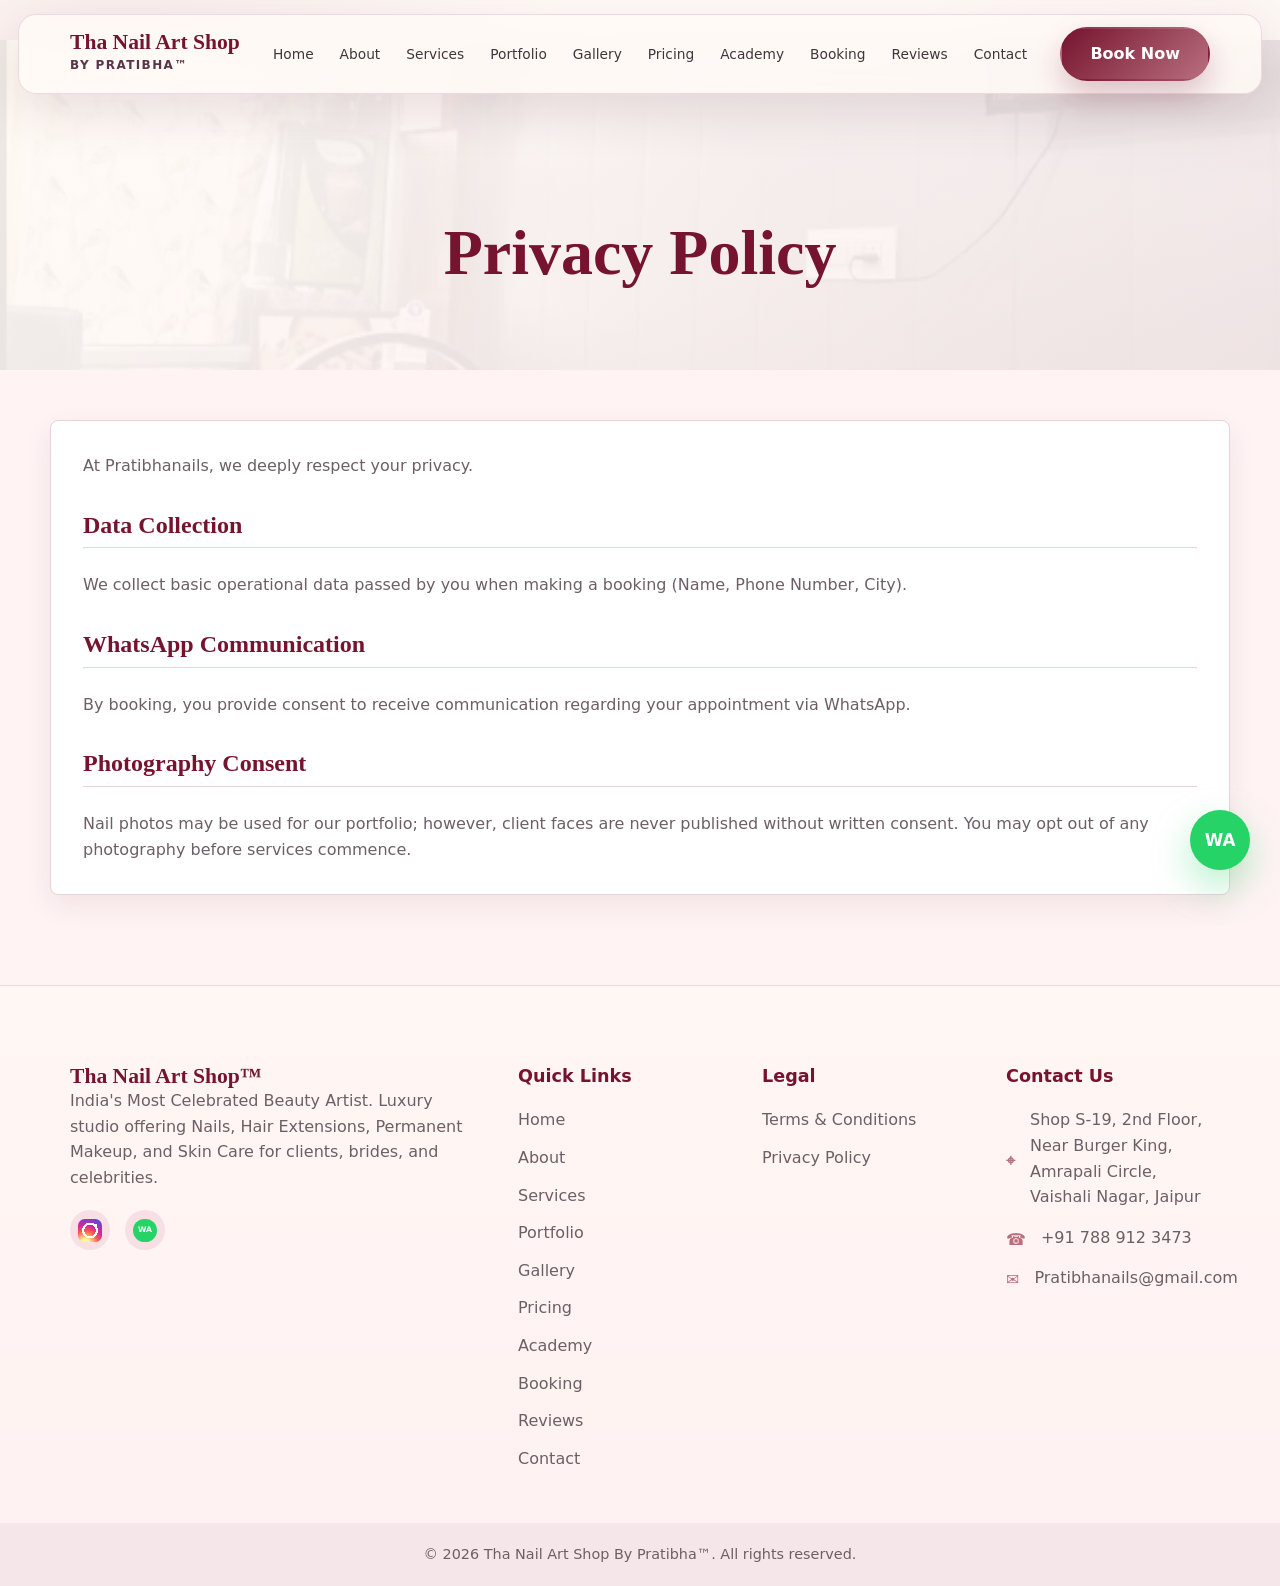
<file: privacy.html>
<!DOCTYPE html>
<html lang="en">
<head>
    <meta charset="UTF-8">
    <meta name="viewport" content="width=device-width, initial-scale=1.0">
    <title>Privacy Policy | Tha Nail Art Shop By Pratibha™</title>
    <meta name="description" content="Privacy policy for Tha Nail Art Shop By Pratibha™ covering appointment enquiries, WhatsApp communication, website analytics and customer information handling.">
    <meta name="keywords" content="Tha Nail Art Shop privacy policy, Pratibha nails privacy">
    <meta name="author" content="Tha Nail Art Shop By Pratibha™">
    <meta name="robots" content="index, follow, max-image-preview:large, max-snippet:-1, max-video-preview:-1">
    <meta name="theme-color" content="#800020">
    <link rel="canonical" href="https://pratibhanails.com/privacy.html">
    <link rel="alternate" hreflang="en-IN" href="https://pratibhanails.com/privacy.html">
    <meta property="og:locale" content="en_IN">
    <meta property="og:type" content="website">
    <meta property="og:site_name" content="Tha Nail Art Shop By Pratibha™">
    <meta property="og:title" content="Privacy Policy | Tha Nail Art Shop By Pratibha™">
    <meta property="og:description" content="Privacy policy for Tha Nail Art Shop By Pratibha™ covering appointment enquiries, WhatsApp communication, website analytics and customer information handling.">
    <meta property="og:url" content="https://pratibhanails.com/privacy.html">
    <meta property="og:image" content="https://pratibhanails.com/images/about/about_Pratibha_Sharma.webp">
    <meta property="og:image:alt" content="Tha Nail Art Shop By Pratibha™ luxury nail art and beauty studio in Jaipur">
    <meta name="twitter:card" content="summary_large_image">
    <meta name="twitter:title" content="Privacy Policy | Tha Nail Art Shop By Pratibha™">
    <meta name="twitter:description" content="Privacy policy for Tha Nail Art Shop By Pratibha™ covering appointment enquiries, WhatsApp communication, website analytics and customer information handling.">
    <meta name="twitter:image" content="https://pratibhanails.com/images/about/about_Pratibha_Sharma.webp">
    <meta name="geo.region" content="IN-RJ">
    <meta name="geo.placename" content="Vaishali Nagar, Jaipur, Rajasthan">
    <meta name="geo.position" content="26.9112389;75.7394810">
    <meta name="ICBM" content="26.9112389, 75.7394810">
    <link rel="icon" type="image/webp" href="images/about/about_Pratibha_Sharma.webp">
    <link rel="preload" href="css/style.min.css" as="style">
    <link rel="stylesheet" href="css/style.min.css">
    <script type="application/ld+json">{
  "@context": "https://schema.org",
  "@graph": [
    {
      "@type": "BeautySalon",
      "@id": "https://pratibhanails.com/#beautysalon",
      "name": "Tha Nail Art Shop By Pratibha™",
      "url": "https://pratibhanails.com",
      "image": "https://pratibhanails.com/images/about/about_Pratibha_Sharma.webp",
      "telephone": "+91 788 912 3473",
      "email": "Pratibhanails@gmail.com",
      "priceRange": "₹₹",
      "address": {
        "@type": "PostalAddress",
        "streetAddress": "Shop S-19, 2nd Floor, Near Burger King, Amrapali Circle, Vaishali Nagar",
        "addressLocality": "Jaipur",
        "addressRegion": "Rajasthan",
        "postalCode": "302021",
        "addressCountry": "IN"
      },
      "geo": {
        "@type": "GeoCoordinates",
        "latitude": 26.9112389,
        "longitude": 75.739481
      },
      "areaServed": [
        "Jaipur",
        "Vaishali Nagar",
        "Rajasthan",
        "India"
      ],
      "openingHoursSpecification": [
        {
          "@type": "OpeningHoursSpecification",
          "dayOfWeek": [
            "Monday",
            "Tuesday",
            "Wednesday",
            "Thursday",
            "Friday",
            "Saturday",
            "Sunday"
          ],
          "opens": "10:30",
          "closes": "20:30"
        }
      ],
      "sameAs": [
        "https://instagram.com/thenailartshopbypratibha",
        "https://instagram.com/pratibhanails"
      ],
      "makesOffer": [
        {
          "@type": "Offer",
          "itemOffered": {
            "@type": "Service",
            "name": "Nail Art and Nail Extensions"
          }
        },
        {
          "@type": "Offer",
          "itemOffered": {
            "@type": "Service",
            "name": "Bridal Nail Packages"
          }
        },
        {
          "@type": "Offer",
          "itemOffered": {
            "@type": "Service",
            "name": "Hair Extensions"
          }
        },
        {
          "@type": "Offer",
          "itemOffered": {
            "@type": "Service",
            "name": "Permanent Makeup and PMU"
          }
        },
        {
          "@type": "Offer",
          "itemOffered": {
            "@type": "Service",
            "name": "Hydra Facial and Skin Care"
          }
        },
        {
          "@type": "Offer",
          "itemOffered": {
            "@type": "Service",
            "name": "Professional Beauty Academy Courses"
          }
        }
      ]
    },
    {
      "@type": "WebSite",
      "@id": "https://pratibhanails.com/#website",
      "url": "https://pratibhanails.com",
      "name": "Tha Nail Art Shop By Pratibha™",
      "publisher": {
        "@id": "https://pratibhanails.com/#beautysalon"
      },
      "inLanguage": "en-IN"
    },
    {
      "@type": "WebPage",
      "@id": "https://pratibhanails.com/privacy.html#webpage",
      "url": "https://pratibhanails.com/privacy.html",
      "name": "Privacy Policy | Tha Nail Art Shop By Pratibha™",
      "description": "Privacy policy for Tha Nail Art Shop By Pratibha™ covering appointment enquiries, WhatsApp communication, website analytics and customer information handling.",
      "isPartOf": {
        "@id": "https://pratibhanails.com/#website"
      },
      "about": {
        "@id": "https://pratibhanails.com/#beautysalon"
      }
    },
    {
      "@type": "BreadcrumbList",
      "itemListElement": [
        {
          "@type": "ListItem",
          "position": 1,
          "name": "Home",
          "item": "https://pratibhanails.com/"
        },
        {
          "@type": "ListItem",
          "position": 2,
          "name": "Privacy Policy",
          "item": "https://pratibhanails.com/privacy.html"
        }
      ]
    }
  ]
}</script>
</head>
<body>
    
    <nav class="navbar" id="navbar">
        <div class="container nav-container">
            <a href="index.html" class="logo" aria-label="Tha Nail Art Shop By Pratibha home">
                <span class="logo-title">Tha Nail Art Shop</span>
                <span class="logo-subtitle">By Pratibha™</span>
            </a>
            <div class="nav-links" id="navLinks">
                <a href="index.html">Home</a>
                <a href="about.html">About</a>
                <a href="services.html">Services</a>
                <a href="portfolio.html">Portfolio</a>
                <a href="gallery.html">Gallery</a>
                <a href="pricing.html">Pricing</a>
                <a href="academy.html">Academy</a>
                <a href="booking.html">Booking</a>
                <a href="reviews.html">Reviews</a>
                <a href="contact.html">Contact</a>
            </div>
            <div class="nav-actions">
                <a href="booking.html" class="btn btn-primary d-none-mobile">Book Now</a>
                <button class="mobile-menu-toggle" id="mobileMenuToggle" type="button" aria-label="Open menu" aria-controls="navLinks" aria-expanded="false">
                    <span></span><span></span><span></span>
                </button>
            </div>
        </div>
    </nav>

    <main>
        
            <section class="page-header slide-up">
                <div class="container text-center">
                    <h1 class="page-title fade-in">Privacy Policy</h1>
                </div>
            </section>
            <section class="section bg-soft">
                <div class="container max-w-lg bg-white p-5 rounded border shadow-sm mx-auto">
                    <p class="text-muted mb-4 lead">At Pratibhanails, we deeply respect your privacy.</p>
                    
                    <h3 class="font-playfair text-xl mb-3 text-burgundy border-bottom pb-2">Data Collection</h3>
                    <p class="text-muted mb-4">We collect basic operational data passed by you when making a booking (Name, Phone Number, City).</p>

                    <h3 class="font-playfair text-xl mb-3 text-burgundy border-bottom pb-2">WhatsApp Communication</h3>
                    <p class="text-muted mb-4">By booking, you provide consent to receive communication regarding your appointment via WhatsApp.</p>

                    <h3 class="font-playfair text-xl mb-3 text-burgundy border-bottom pb-2">Photography Consent</h3>
                    <p class="text-muted mb-0">Nail photos may be used for our portfolio; however, client faces are never published without written consent. You may opt out of any photography before services commence.</p>
                </div>
            </section>
        
    </main>
    
    <footer class="footer">
        <div class="container footer-container">
            <div class="footer-col brand-col">
                <h3 class="logo-title">Tha Nail Art Shop™</h3>
                <p>India's Most Celebrated Beauty Artist. Luxury studio offering Nails, Hair Extensions, Permanent Makeup, and Skin Care for clients, brides, and celebrities.</p>
                <div class="social-links">
                    <a href="https://instagram.com/pratibhanails" target="_blank" rel="noopener noreferrer" aria-label="Instagram"><i class="fab fa-instagram"></i></a>
                    <a href="https://wa.me/917889123473" target="_blank" rel="noopener noreferrer" aria-label="WhatsApp"><i class="fab fa-whatsapp"></i></a>
                </div>
            </div>
            <div class="footer-col">
                <h4>Quick Links</h4>
                <ul class="footer-links">
                    <li><a href="index.html">Home</a></li>
                    <li><a href="about.html">About</a></li>
                    <li><a href="services.html">Services</a></li>
                    <li><a href="portfolio.html">Portfolio</a></li>
                    <li><a href="gallery.html">Gallery</a></li>
                    <li><a href="pricing.html">Pricing</a></li>
                    <li><a href="academy.html">Academy</a></li>
                    <li><a href="booking.html">Booking</a></li>
                    <li><a href="reviews.html">Reviews</a></li>
                    <li><a href="contact.html">Contact</a></li>
                </ul>
            </div>
            <div class="footer-col">
                <h4>Legal</h4>
                <ul class="footer-links">
                    <li><a href="terms.html">Terms & Conditions</a></li>
                    <li><a href="privacy.html">Privacy Policy</a></li>
                </ul>
            </div>
            <div class="footer-col">
                <h4>Contact Us</h4>
                <ul class="contact-info">
                    <li><i class="fas fa-map-marker-alt"></i> <span>Shop S-19, 2nd Floor, Near Burger King, Amrapali Circle, Vaishali Nagar, Jaipur</span></li>
                    <li><i class="fas fa-phone"></i> <span>+91 788 912 3473</span></li>
                    <li><i class="fas fa-envelope"></i> <span>Pratibhanails@gmail.com</span></li>
                </ul>
            </div>
        </div>
        <div class="footer-bottom">
            <div class="container">
                <p>&copy; 2026 Tha Nail Art Shop By Pratibha™. All rights reserved.</p>
            </div>
        </div>
    </footer>
    <a href="https://wa.me/917889123473?text=Hi%2C%20I%20would%20like%20to%20book%20an%20appointment" class="floating-whatsapp" target="_blank" rel="noopener noreferrer" aria-label="Book on WhatsApp">
        <i class="fab fa-whatsapp"></i>
    </a>
    <script src="js/main.js" defer></script>

</body>
</html>
</file>
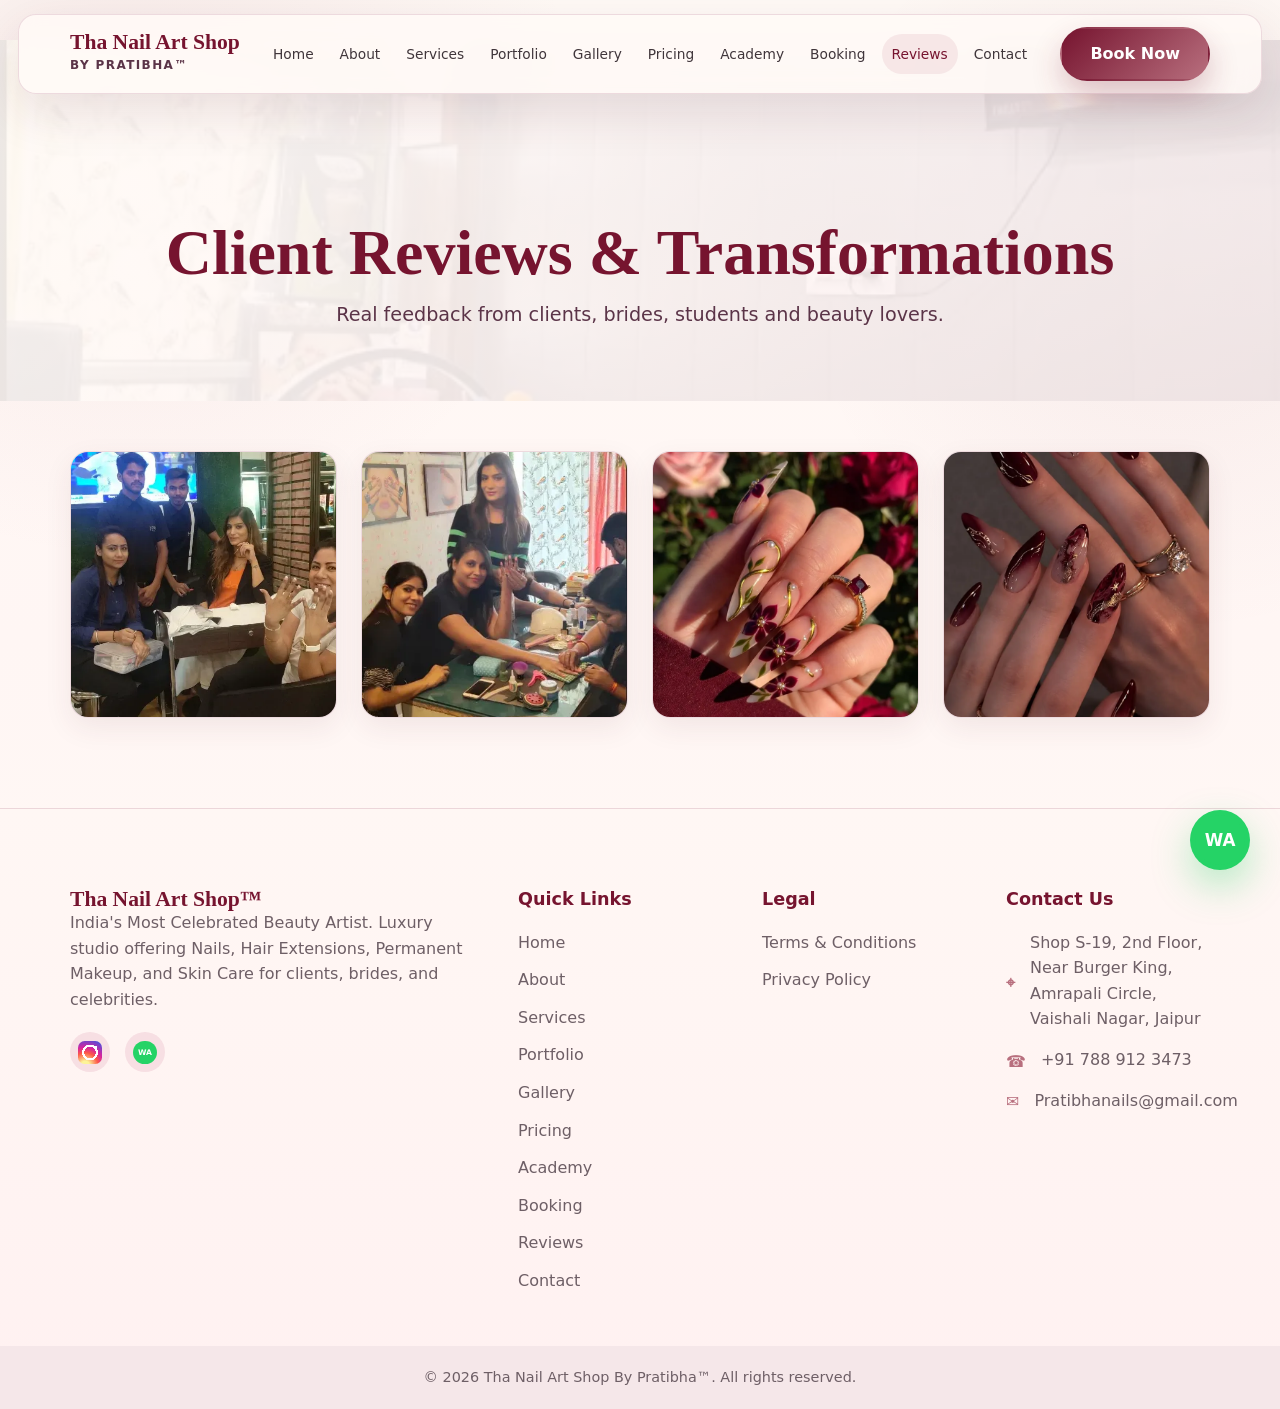
<file: reviews.html>
<!DOCTYPE html>
<html lang="en">
<head>
    <meta charset="UTF-8">
    <meta name="viewport" content="width=device-width, initial-scale=1.0">
    <title>Client Reviews | Tha Nail Art Shop By Pratibha Jaipur</title>
    <meta name="description" content="Read client love and transformation stories for nail art, bridal nails, luxury extensions, academy training and beauty services at Tha Nail Art Shop By Pratibha™ Jaipur.">
    <meta name="keywords" content="Tha Nail Art Shop reviews, Pratibha nails reviews, best nail artist Jaipur reviews, nail art Jaipur testimonials, beauty studio Jaipur reviews">
    <meta name="author" content="Tha Nail Art Shop By Pratibha™">
    <meta name="robots" content="index, follow, max-image-preview:large, max-snippet:-1, max-video-preview:-1">
    <meta name="theme-color" content="#800020">
    <link rel="canonical" href="https://pratibhanails.com/reviews.html">
    <link rel="alternate" hreflang="en-IN" href="https://pratibhanails.com/reviews.html">
    <meta property="og:locale" content="en_IN">
    <meta property="og:type" content="website">
    <meta property="og:site_name" content="Tha Nail Art Shop By Pratibha™">
    <meta property="og:title" content="Client Reviews | Tha Nail Art Shop By Pratibha Jaipur">
    <meta property="og:description" content="Read client love and transformation stories for nail art, bridal nails, luxury extensions, academy training and beauty services at Tha Nail Art Shop By Pratibha™ Jaipur.">
    <meta property="og:url" content="https://pratibhanails.com/reviews.html">
    <meta property="og:image" content="https://pratibhanails.com/images/about/about_Pratibha_Sharma.webp">
    <meta property="og:image:alt" content="Tha Nail Art Shop By Pratibha™ luxury nail art and beauty studio in Jaipur">
    <meta name="twitter:card" content="summary_large_image">
    <meta name="twitter:title" content="Client Reviews | Tha Nail Art Shop By Pratibha Jaipur">
    <meta name="twitter:description" content="Read client love and transformation stories for nail art, bridal nails, luxury extensions, academy training and beauty services at Tha Nail Art Shop By Pratibha™ Jaipur.">
    <meta name="twitter:image" content="https://pratibhanails.com/images/about/about_Pratibha_Sharma.webp">
    <meta name="geo.region" content="IN-RJ">
    <meta name="geo.placename" content="Vaishali Nagar, Jaipur, Rajasthan">
    <meta name="geo.position" content="26.9112389;75.7394810">
    <meta name="ICBM" content="26.9112389, 75.7394810">
    <link rel="icon" type="image/webp" href="images/about/about_Pratibha_Sharma.webp">
    <link rel="preload" href="css/style.min.css" as="style">
    <link rel="stylesheet" href="css/style.min.css">
    <script type="application/ld+json">{
  "@context": "https://schema.org",
  "@graph": [
    {
      "@type": "BeautySalon",
      "@id": "https://pratibhanails.com/#beautysalon",
      "name": "Tha Nail Art Shop By Pratibha™",
      "url": "https://pratibhanails.com",
      "image": "https://pratibhanails.com/images/about/about_Pratibha_Sharma.webp",
      "telephone": "+91 788 912 3473",
      "email": "Pratibhanails@gmail.com",
      "priceRange": "₹₹",
      "address": {
        "@type": "PostalAddress",
        "streetAddress": "Shop S-19, 2nd Floor, Near Burger King, Amrapali Circle, Vaishali Nagar",
        "addressLocality": "Jaipur",
        "addressRegion": "Rajasthan",
        "postalCode": "302021",
        "addressCountry": "IN"
      },
      "geo": {
        "@type": "GeoCoordinates",
        "latitude": 26.9112389,
        "longitude": 75.739481
      },
      "areaServed": [
        "Jaipur",
        "Vaishali Nagar",
        "Rajasthan",
        "India"
      ],
      "openingHoursSpecification": [
        {
          "@type": "OpeningHoursSpecification",
          "dayOfWeek": [
            "Monday",
            "Tuesday",
            "Wednesday",
            "Thursday",
            "Friday",
            "Saturday",
            "Sunday"
          ],
          "opens": "10:30",
          "closes": "20:30"
        }
      ],
      "sameAs": [
        "https://instagram.com/thenailartshopbypratibha",
        "https://instagram.com/pratibhanails"
      ],
      "makesOffer": [
        {
          "@type": "Offer",
          "itemOffered": {
            "@type": "Service",
            "name": "Nail Art and Nail Extensions"
          }
        },
        {
          "@type": "Offer",
          "itemOffered": {
            "@type": "Service",
            "name": "Bridal Nail Packages"
          }
        },
        {
          "@type": "Offer",
          "itemOffered": {
            "@type": "Service",
            "name": "Hair Extensions"
          }
        },
        {
          "@type": "Offer",
          "itemOffered": {
            "@type": "Service",
            "name": "Permanent Makeup and PMU"
          }
        },
        {
          "@type": "Offer",
          "itemOffered": {
            "@type": "Service",
            "name": "Hydra Facial and Skin Care"
          }
        },
        {
          "@type": "Offer",
          "itemOffered": {
            "@type": "Service",
            "name": "Professional Beauty Academy Courses"
          }
        }
      ]
    },
    {
      "@type": "WebSite",
      "@id": "https://pratibhanails.com/#website",
      "url": "https://pratibhanails.com",
      "name": "Tha Nail Art Shop By Pratibha™",
      "publisher": {
        "@id": "https://pratibhanails.com/#beautysalon"
      },
      "inLanguage": "en-IN"
    },
    {
      "@type": "WebPage",
      "@id": "https://pratibhanails.com/reviews.html#webpage",
      "url": "https://pratibhanails.com/reviews.html",
      "name": "Client Reviews | Tha Nail Art Shop By Pratibha Jaipur",
      "description": "Read client love and transformation stories for nail art, bridal nails, luxury extensions, academy training and beauty services at Tha Nail Art Shop By Pratibha™ Jaipur.",
      "isPartOf": {
        "@id": "https://pratibhanails.com/#website"
      },
      "about": {
        "@id": "https://pratibhanails.com/#beautysalon"
      }
    },
    {
      "@type": "BreadcrumbList",
      "itemListElement": [
        {
          "@type": "ListItem",
          "position": 1,
          "name": "Home",
          "item": "https://pratibhanails.com/"
        },
        {
          "@type": "ListItem",
          "position": 2,
          "name": "Client Reviews & Transformations",
          "item": "https://pratibhanails.com/reviews.html"
        }
      ]
    }
  ]
}</script>
</head>
<body>
    
    <nav class="navbar" id="navbar">
        <div class="container nav-container">
            <a href="index.html" class="logo" aria-label="Tha Nail Art Shop By Pratibha home">
                <span class="logo-title">Tha Nail Art Shop</span>
                <span class="logo-subtitle">By Pratibha™</span>
            </a>
            <div class="nav-links" id="navLinks">
                <a href="index.html">Home</a>
                <a href="about.html">About</a>
                <a href="services.html">Services</a>
                <a href="portfolio.html">Portfolio</a>
                <a href="gallery.html">Gallery</a>
                <a href="pricing.html">Pricing</a>
                <a href="academy.html">Academy</a>
                <a href="booking.html">Booking</a>
                <a href="reviews.html">Reviews</a>
                <a href="contact.html">Contact</a>
            </div>
            <div class="nav-actions">
                <a href="booking.html" class="btn btn-primary d-none-mobile">Book Now</a>
                <button class="mobile-menu-toggle" id="mobileMenuToggle" type="button" aria-label="Open menu" aria-controls="navLinks" aria-expanded="false">
                    <span></span><span></span><span></span>
                </button>
            </div>
        </div>
    </nav>

    <main>
            <section class="page-header slide-up">
                <div class="container text-center">
                    <h1 class="page-title fade-in">Client Reviews & Transformations</h1>
                    <p class="page-subtitle fade-in delay-1">Real feedback from clients, brides, students and beauty lovers.</p>
                </div>
            </section>
            <section class="section">
                <div class="container">
                    <div class="grid gallery-grid">
                        <div class="gallery-item img-hover">
                            <img width="600" height="600" src="images/bts/Behind-the-scene_(5).webp" alt="Client Review 1" loading="lazy" decoding="async">
                        </div>
                        <div class="gallery-item img-hover">
                            <img width="600" height="600" src="images/bts/Behind-the-scene_(6).webp" alt="Client Review 2" loading="lazy" decoding="async">
                        </div>
                        <div class="gallery-item img-hover">
                            <img width="600" height="600" src="images/luxry nails/Luxury-Nail_(1).webp" alt="Client Review 3" loading="lazy" decoding="async">
                        </div>
                        <div class="gallery-item img-hover">
                            <img width="600" height="600" src="images/luxry nails/Luxury-Nail_(2).webp" alt="Client Review 4" loading="lazy" decoding="async">
                        </div>
                    </div>
                </div>
            </section>
    </main>
    
    <footer class="footer">
        <div class="container footer-container">
            <div class="footer-col brand-col">
                <h3 class="logo-title">Tha Nail Art Shop™</h3>
                <p>India's Most Celebrated Beauty Artist. Luxury studio offering Nails, Hair Extensions, Permanent Makeup, and Skin Care for clients, brides, and celebrities.</p>
                <div class="social-links">
                    <a href="https://instagram.com/pratibhanails" target="_blank" rel="noopener noreferrer" aria-label="Instagram"><i class="fab fa-instagram"></i></a>
                    <a href="https://wa.me/917889123473" target="_blank" rel="noopener noreferrer" aria-label="WhatsApp"><i class="fab fa-whatsapp"></i></a>
                </div>
            </div>
            <div class="footer-col">
                <h4>Quick Links</h4>
                <ul class="footer-links">
                    <li><a href="index.html">Home</a></li>
                    <li><a href="about.html">About</a></li>
                    <li><a href="services.html">Services</a></li>
                    <li><a href="portfolio.html">Portfolio</a></li>
                    <li><a href="gallery.html">Gallery</a></li>
                    <li><a href="pricing.html">Pricing</a></li>
                    <li><a href="academy.html">Academy</a></li>
                    <li><a href="booking.html">Booking</a></li>
                    <li><a href="reviews.html">Reviews</a></li>
                    <li><a href="contact.html">Contact</a></li>
                </ul>
            </div>
            <div class="footer-col">
                <h4>Legal</h4>
                <ul class="footer-links">
                    <li><a href="terms.html">Terms & Conditions</a></li>
                    <li><a href="privacy.html">Privacy Policy</a></li>
                </ul>
            </div>
            <div class="footer-col">
                <h4>Contact Us</h4>
                <ul class="contact-info">
                    <li><i class="fas fa-map-marker-alt"></i> <span>Shop S-19, 2nd Floor, Near Burger King, Amrapali Circle, Vaishali Nagar, Jaipur</span></li>
                    <li><i class="fas fa-phone"></i> <span>+91 788 912 3473</span></li>
                    <li><i class="fas fa-envelope"></i> <span>Pratibhanails@gmail.com</span></li>
                </ul>
            </div>
        </div>
        <div class="footer-bottom">
            <div class="container">
                <p>&copy; 2026 Tha Nail Art Shop By Pratibha™. All rights reserved.</p>
            </div>
        </div>
    </footer>
    <a href="https://wa.me/917889123473?text=Hi%2C%20I%20would%20like%20to%20book%20an%20appointment" class="floating-whatsapp" target="_blank" rel="noopener noreferrer" aria-label="Book on WhatsApp">
        <i class="fab fa-whatsapp"></i>
    </a>
    <script src="js/main.js" defer></script>

</body>
</html>
</file>
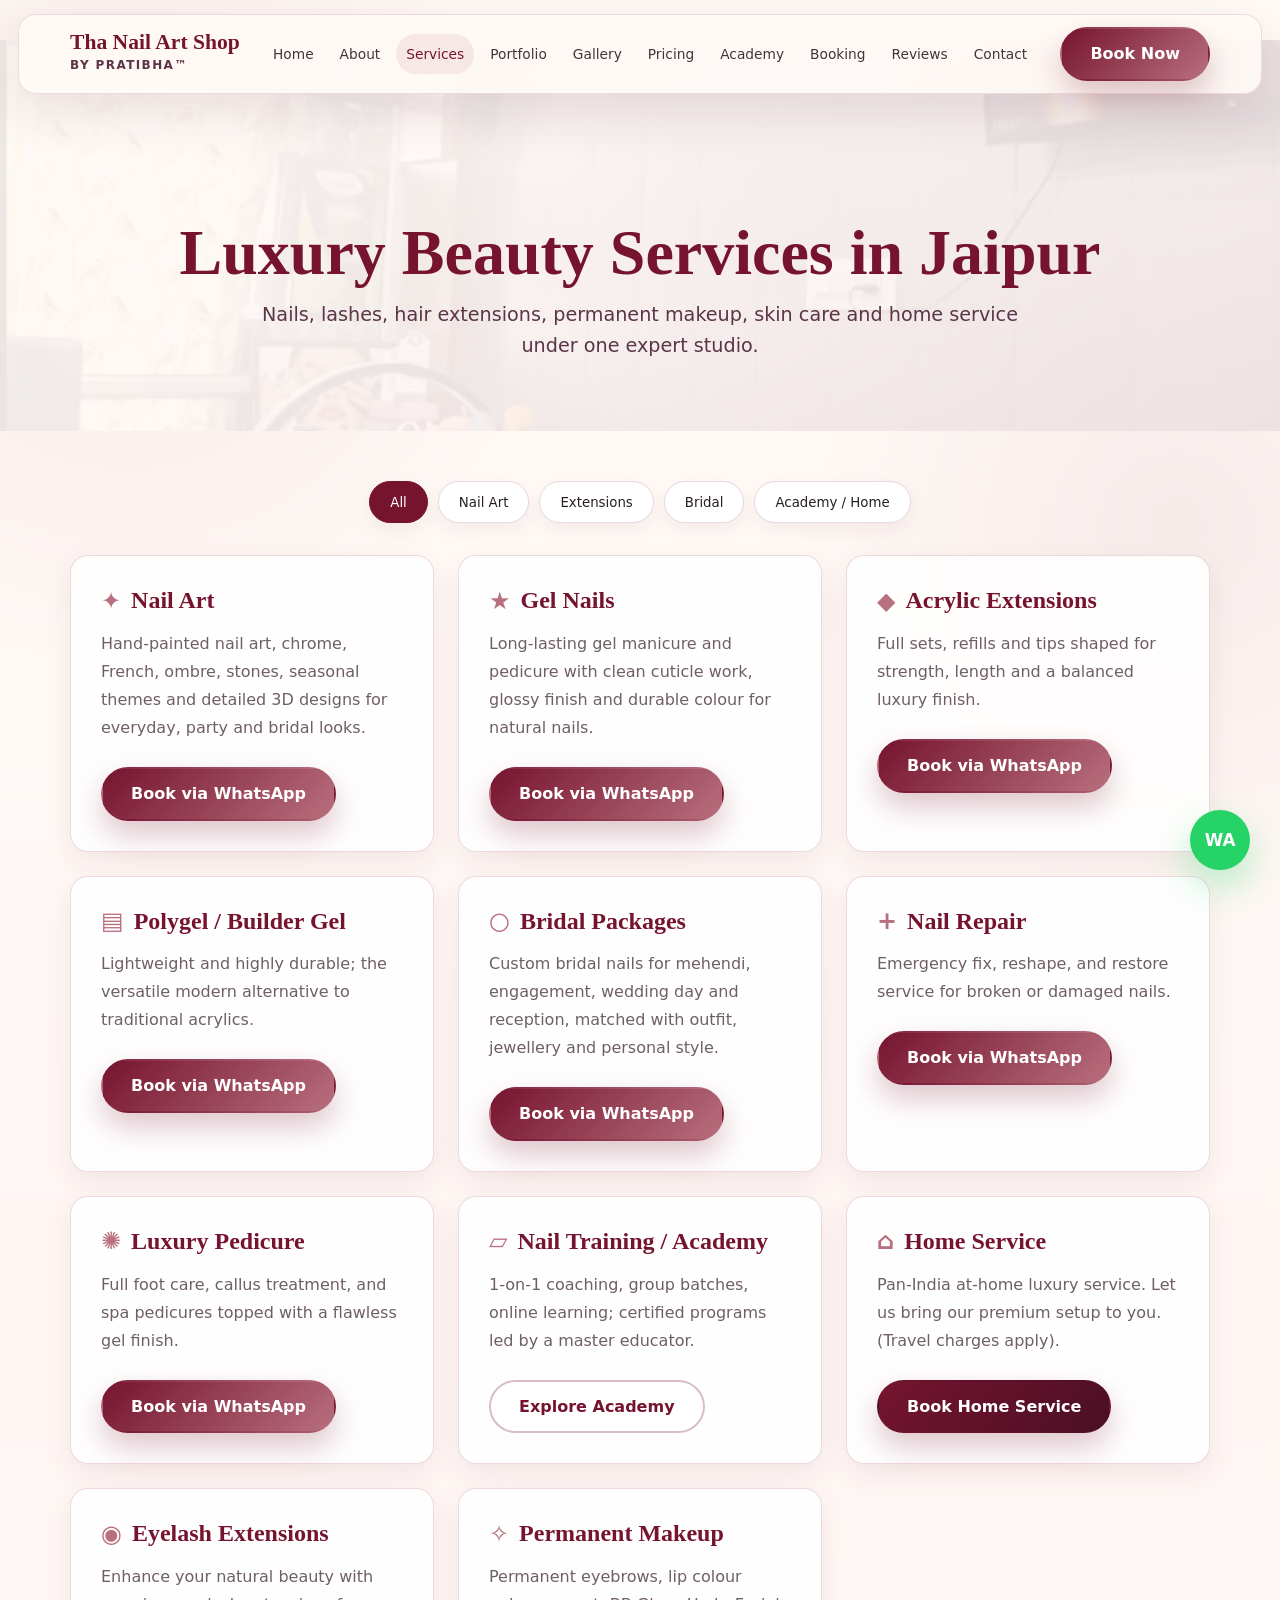
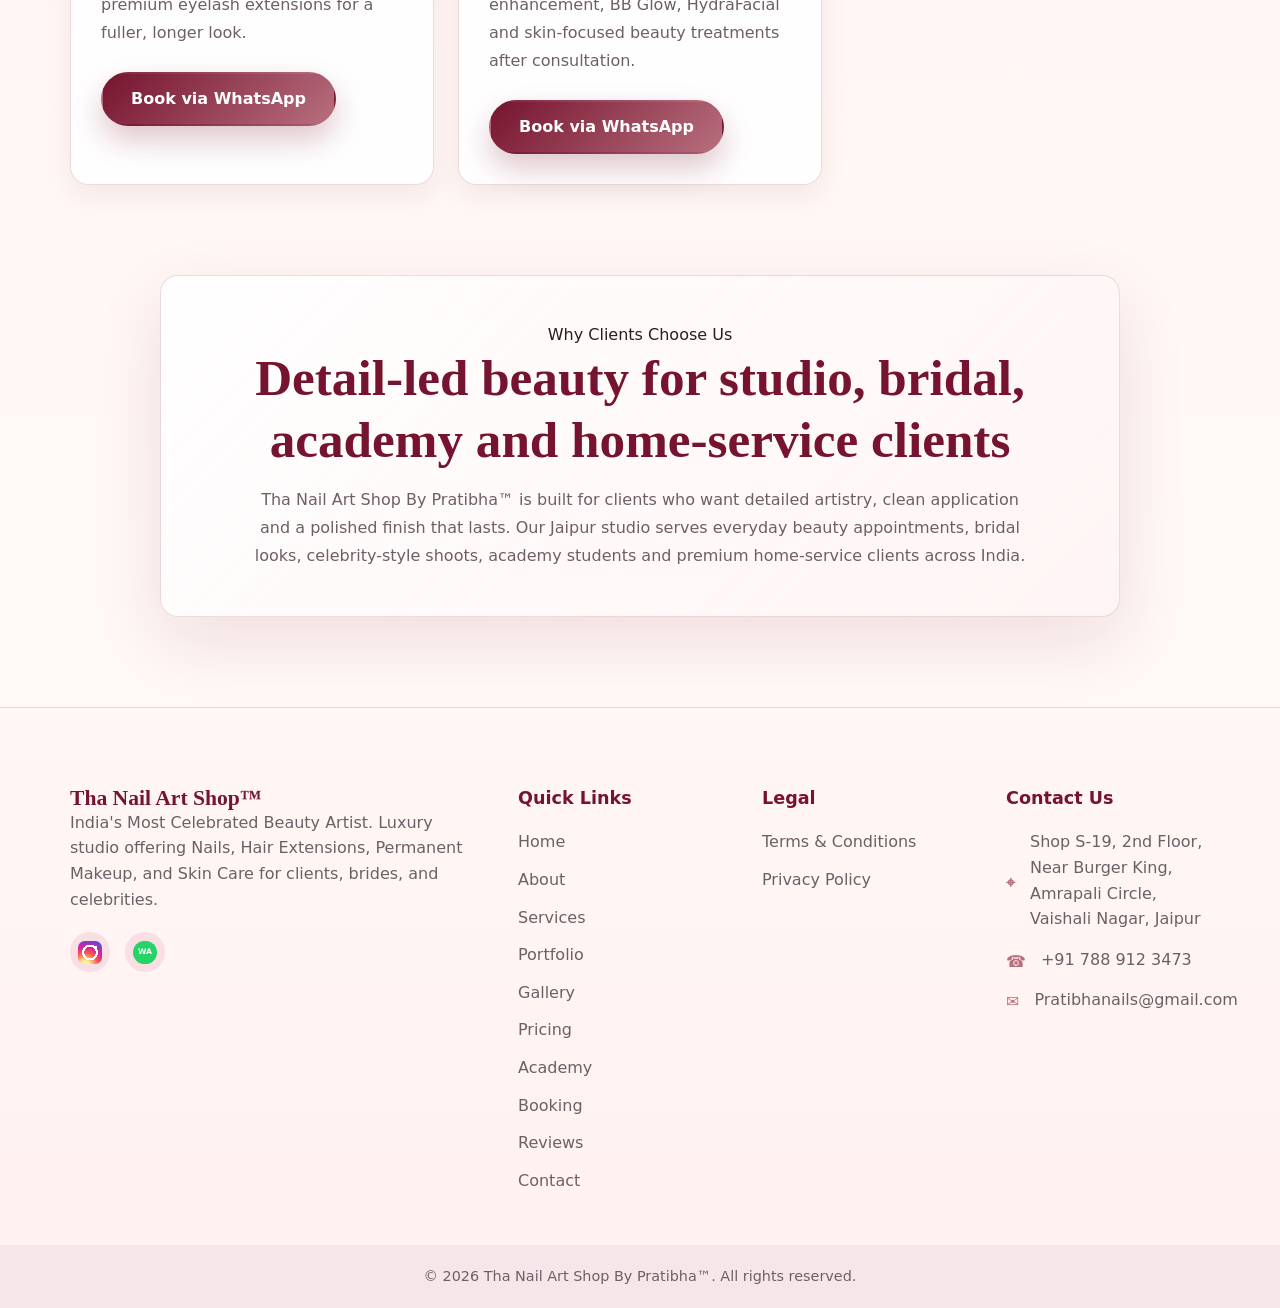
<file: services.html>
<!DOCTYPE html>
<html lang="en">
<head>
    <meta charset="UTF-8">
    <meta name="viewport" content="width=device-width, initial-scale=1.0">
    <title>Nail Art, Extensions, PMU &amp; Skin Services Jaipur</title>
    <meta name="description" content="Explore premium beauty services at Tha Nail Art Shop By Pratibha™: nail art, gel nails, acrylic extensions, bridal nails, lashes, hair extensions, permanent makeup, hydra facial, skin care and home service.">
    <meta name="keywords" content="nail art services Jaipur, gel nails Jaipur, acrylic extensions Jaipur, bridal nail packages, eyelash extensions Jaipur, hydra facial Jaipur, permanent makeup Jaipur, home beauty service India">
    <meta name="author" content="Tha Nail Art Shop By Pratibha™">
    <meta name="robots" content="index, follow, max-image-preview:large, max-snippet:-1, max-video-preview:-1">
    <meta name="theme-color" content="#800020">
    <link rel="canonical" href="https://pratibhanails.com/services.html">
    <link rel="alternate" hreflang="en-IN" href="https://pratibhanails.com/services.html">
    <meta property="og:locale" content="en_IN">
    <meta property="og:type" content="website">
    <meta property="og:site_name" content="Tha Nail Art Shop By Pratibha™">
    <meta property="og:title" content="Nail Art, Extensions, PMU &amp; Skin Services Jaipur">
    <meta property="og:description" content="Explore premium beauty services at Tha Nail Art Shop By Pratibha™: nail art, gel nails, acrylic extensions, bridal nails, lashes, hair extensions, permanent makeup, hydra facial, skin care and home service.">
    <meta property="og:url" content="https://pratibhanails.com/services.html">
    <meta property="og:image" content="https://pratibhanails.com/images/about/about_Pratibha_Sharma.webp">
    <meta property="og:image:alt" content="Tha Nail Art Shop By Pratibha™ luxury nail art and beauty studio in Jaipur">
    <meta name="twitter:card" content="summary_large_image">
    <meta name="twitter:title" content="Nail Art, Extensions, PMU &amp; Skin Services Jaipur">
    <meta name="twitter:description" content="Explore premium beauty services at Tha Nail Art Shop By Pratibha™: nail art, gel nails, acrylic extensions, bridal nails, lashes, hair extensions, permanent makeup, hydra facial, skin care and home service.">
    <meta name="twitter:image" content="https://pratibhanails.com/images/about/about_Pratibha_Sharma.webp">
    <meta name="geo.region" content="IN-RJ">
    <meta name="geo.placename" content="Vaishali Nagar, Jaipur, Rajasthan">
    <meta name="geo.position" content="26.9112389;75.7394810">
    <meta name="ICBM" content="26.9112389, 75.7394810">
    <link rel="icon" type="image/webp" href="images/about/about_Pratibha_Sharma.webp">
    <link rel="preload" href="css/style.min.css" as="style">
    <link rel="stylesheet" href="css/style.min.css">
    <script type="application/ld+json">{
  "@context": "https://schema.org",
  "@graph": [
    {
      "@type": "BeautySalon",
      "@id": "https://pratibhanails.com/#beautysalon",
      "name": "Tha Nail Art Shop By Pratibha™",
      "url": "https://pratibhanails.com",
      "image": "https://pratibhanails.com/images/about/about_Pratibha_Sharma.webp",
      "telephone": "+91 788 912 3473",
      "email": "Pratibhanails@gmail.com",
      "priceRange": "₹₹",
      "address": {
        "@type": "PostalAddress",
        "streetAddress": "Shop S-19, 2nd Floor, Near Burger King, Amrapali Circle, Vaishali Nagar",
        "addressLocality": "Jaipur",
        "addressRegion": "Rajasthan",
        "postalCode": "302021",
        "addressCountry": "IN"
      },
      "geo": {
        "@type": "GeoCoordinates",
        "latitude": 26.9112389,
        "longitude": 75.739481
      },
      "areaServed": [
        "Jaipur",
        "Vaishali Nagar",
        "Rajasthan",
        "India"
      ],
      "openingHoursSpecification": [
        {
          "@type": "OpeningHoursSpecification",
          "dayOfWeek": [
            "Monday",
            "Tuesday",
            "Wednesday",
            "Thursday",
            "Friday",
            "Saturday",
            "Sunday"
          ],
          "opens": "10:30",
          "closes": "20:30"
        }
      ],
      "sameAs": [
        "https://instagram.com/thenailartshopbypratibha",
        "https://instagram.com/pratibhanails"
      ],
      "makesOffer": [
        {
          "@type": "Offer",
          "itemOffered": {
            "@type": "Service",
            "name": "Nail Art and Nail Extensions"
          }
        },
        {
          "@type": "Offer",
          "itemOffered": {
            "@type": "Service",
            "name": "Bridal Nail Packages"
          }
        },
        {
          "@type": "Offer",
          "itemOffered": {
            "@type": "Service",
            "name": "Hair Extensions"
          }
        },
        {
          "@type": "Offer",
          "itemOffered": {
            "@type": "Service",
            "name": "Permanent Makeup and PMU"
          }
        },
        {
          "@type": "Offer",
          "itemOffered": {
            "@type": "Service",
            "name": "Hydra Facial and Skin Care"
          }
        },
        {
          "@type": "Offer",
          "itemOffered": {
            "@type": "Service",
            "name": "Professional Beauty Academy Courses"
          }
        }
      ]
    },
    {
      "@type": "WebSite",
      "@id": "https://pratibhanails.com/#website",
      "url": "https://pratibhanails.com",
      "name": "Tha Nail Art Shop By Pratibha™",
      "publisher": {
        "@id": "https://pratibhanails.com/#beautysalon"
      },
      "inLanguage": "en-IN"
    },
    {
      "@type": "WebPage",
      "@id": "https://pratibhanails.com/services.html#webpage",
      "url": "https://pratibhanails.com/services.html",
      "name": "Nail Art, Extensions, PMU, Hair & Skin Services in Jaipur",
      "description": "Explore premium beauty services at Tha Nail Art Shop By Pratibha™: nail art, gel nails, acrylic extensions, bridal nails, lashes, hair extensions, permanent makeup, hydra facial, skin care and home service.",
      "isPartOf": {
        "@id": "https://pratibhanails.com/#website"
      },
      "about": {
        "@id": "https://pratibhanails.com/#beautysalon"
      }
    },
    {
      "@type": "BreadcrumbList",
      "itemListElement": [
        {
          "@type": "ListItem",
          "position": 1,
          "name": "Home",
          "item": "https://pratibhanails.com/"
        },
        {
          "@type": "ListItem",
          "position": 2,
          "name": "Luxury Beauty Services in Jaipur",
          "item": "https://pratibhanails.com/services.html"
        }
      ]
    }
  ]
}</script>
</head>
<body>
    
    <nav class="navbar" id="navbar">
        <div class="container nav-container">
            <a href="index.html" class="logo" aria-label="Tha Nail Art Shop By Pratibha home">
                <span class="logo-title">Tha Nail Art Shop</span>
                <span class="logo-subtitle">By Pratibha™</span>
            </a>
            <div class="nav-links" id="navLinks">
                <a href="index.html">Home</a>
                <a href="about.html">About</a>
                <a href="services.html">Services</a>
                <a href="portfolio.html">Portfolio</a>
                <a href="gallery.html">Gallery</a>
                <a href="pricing.html">Pricing</a>
                <a href="academy.html">Academy</a>
                <a href="booking.html">Booking</a>
                <a href="reviews.html">Reviews</a>
                <a href="contact.html">Contact</a>
            </div>
            <div class="nav-actions">
                <a href="booking.html" class="btn btn-primary d-none-mobile">Book Now</a>
                <button class="mobile-menu-toggle" id="mobileMenuToggle" type="button" aria-label="Open menu" aria-controls="navLinks" aria-expanded="false">
                    <span></span><span></span><span></span>
                </button>
            </div>
        </div>
    </nav>

    <main>
        
            <section class="page-header slide-up">
                <div class="container text-center">
                    <h1 class="page-title fade-in">Luxury Beauty Services in Jaipur</h1>
                    <p class="page-subtitle fade-in delay-1">Nails, lashes, hair extensions, permanent makeup, skin care and home service under one expert studio.</p>
                </div>
            </section>
            
            <section class="section">
                <div class="container">
                    <div class="filter-group mb-4 text-center">
                        <button class="filter-btn active" data-filter="all">All</button>
                        <button class="filter-btn" data-filter="nail-art">Nail Art</button>
                        <button class="filter-btn" data-filter="extensions">Extensions</button>
                        <button class="filter-btn" data-filter="bridal">Bridal</button>
                        <button class="filter-btn" data-filter="academy">Academy / Home</button>
                    </div>
                    <div class="grid detailed-services">
                        <div class="service-card-detailed card-hover filter-item" data-category="nail-art">
                            <div class="service-info">
                                <h3><i class="fas fa-paint-brush text-rose"></i> Nail Art</h3>
                                <p>Hand-painted nail art, chrome, French, ombre, stones, seasonal themes and detailed 3D designs for everyday, party and bridal looks.</p>
                                <a href="https://wa.me/917889123473?text=Hi%2C%20I%20would%20like%20to%20book%20Nail%20Art" class="btn btn-primary" target="_blank" rel="noopener noreferrer">Book via WhatsApp</a>
                            </div>
                        </div>
                        <div class="service-card-detailed card-hover filter-item" data-category="nail-art">
                            <div class="service-info">
                                <h3><i class="fas fa-star text-rose"></i> Gel Nails</h3>
                                <p>Long-lasting gel manicure and pedicure with clean cuticle work, glossy finish and durable colour for natural nails.</p>
                                <a href="https://wa.me/917889123473" class="btn btn-primary" target="_blank" rel="noopener noreferrer">Book via WhatsApp</a>
                            </div>
                        </div>
                        <div class="service-card-detailed card-hover filter-item" data-category="extensions">
                            <div class="service-info">
                                <h3><i class="fas fa-gem text-rose"></i> Acrylic Extensions</h3>
                                <p>Full sets, refills and tips shaped for strength, length and a balanced luxury finish.</p>
                                <a href="https://wa.me/917889123473" class="btn btn-primary" target="_blank" rel="noopener noreferrer">Book via WhatsApp</a>
                            </div>
                        </div>
                        <div class="service-card-detailed card-hover filter-item" data-category="extensions">
                            <div class="service-info">
                                <h3><i class="fas fa-layer-group text-rose"></i> Polygel / Builder Gel</h3>
                                <p>Lightweight and highly durable; the versatile modern alternative to traditional acrylics.</p>
                                <a href="https://wa.me/917889123473" class="btn btn-primary" target="_blank" rel="noopener noreferrer">Book via WhatsApp</a>
                            </div>
                        </div>
                        <div class="service-card-detailed card-hover filter-item" data-category="bridal">
                            <div class="service-info">
                                <h3><i class="fas fa-ring text-rose"></i> Bridal Packages</h3>
                                <p>Custom bridal nails for mehendi, engagement, wedding day and reception, matched with outfit, jewellery and personal style.</p>
                                <a href="https://wa.me/917889123473" class="btn btn-primary" target="_blank" rel="noopener noreferrer">Book via WhatsApp</a>
                            </div>
                        </div>
                        <div class="service-card-detailed card-hover filter-item" data-category="extensions">
                            <div class="service-info">
                                <h3><i class="fas fa-medkit text-rose"></i> Nail Repair</h3>
                                <p>Emergency fix, reshape, and restore service for broken or damaged nails.</p>
                                <a href="https://wa.me/917889123473" class="btn btn-primary" target="_blank" rel="noopener noreferrer">Book via WhatsApp</a>
                            </div>
                        </div>
                        <div class="service-card-detailed card-hover filter-item" data-category="nail-art">
                            <div class="service-info">
                                <h3><i class="fas fa-spa text-rose"></i> Luxury Pedicure</h3>
                                <p>Full foot care, callus treatment, and spa pedicures topped with a flawless gel finish.</p>
                                <a href="https://wa.me/917889123473" class="btn btn-primary" target="_blank" rel="noopener noreferrer">Book via WhatsApp</a>
                            </div>
                        </div>
                        <div class="service-card-detailed card-hover filter-item" data-category="academy" id="academy">
                            <div class="service-info">
                                <h3><i class="fas fa-graduation-cap text-rose"></i> Nail Training / Academy</h3>
                                <p>1-on-1 coaching, group batches, online learning; certified programs led by a master educator.</p>
                                <a href="academy.html" class="btn btn-outline">Explore Academy</a>
                            </div>
                        </div>
                        <div class="service-card-detailed card-hover filter-item" data-category="academy">
                            <div class="service-info">
                                <h3><i class="fas fa-home text-rose"></i> Home Service</h3>
                                <p>Pan-India at-home luxury service. Let us bring our premium setup to you. (Travel charges apply).</p>
                                <a href="https://wa.me/917889123473" class="btn btn-primary bg-burgundy text-white border-0" target="_blank" rel="noopener noreferrer">Book Home Service</a>
                            </div>
                        </div>
                        <div class="service-card-detailed card-hover filter-item" data-category="extensions">
                            <div class="service-info">
                                <h3><i class="fas fa-eye text-rose"></i> Eyelash Extensions</h3>
                                <p>Enhance your natural beauty with premium eyelash extensions for a fuller, longer look.</p>
                                <a href="https://wa.me/917889123473" class="btn btn-primary" target="_blank" rel="noopener noreferrer">Book via WhatsApp</a>
                            </div>
                        </div>
                        <div class="service-card-detailed card-hover filter-item" data-category="nail-art">
                            <div class="service-info">
                                <h3><i class="fas fa-magic text-rose"></i> Permanent Makeup</h3>
                                <p>Permanent eyebrows, lip colour enhancement, BB Glow, HydraFacial and skin-focused beauty treatments after consultation.</p>
                                <a href="https://wa.me/917889123473" class="btn btn-primary" target="_blank" rel="noopener noreferrer">Book via WhatsApp</a>
                            </div>
                        </div>
                    </div>
                </div>
            </section>
            
            <section class="section services-editorial-band">
                <div class="container">
                    <div class="services-editorial-content">
                        <span class="section-kicker">Why Clients Choose Us</span>
                        <h2 class="section-title">Detail-led beauty for studio, bridal, academy and home-service clients</h2>
                        <p class="seo-copy">Tha Nail Art Shop By Pratibha™ is built for clients who want detailed artistry, clean application and a polished finish that lasts. Our Jaipur studio serves everyday beauty appointments, bridal looks, celebrity-style shoots, academy students and premium home-service clients across India.</p>
                    </div>
                </div>
            </section>
        
    </main>
    
    <footer class="footer">
        <div class="container footer-container">
            <div class="footer-col brand-col">
                <h3 class="logo-title">Tha Nail Art Shop™</h3>
                <p>India's Most Celebrated Beauty Artist. Luxury studio offering Nails, Hair Extensions, Permanent Makeup, and Skin Care for clients, brides, and celebrities.</p>
                <div class="social-links">
                    <a href="https://instagram.com/pratibhanails" target="_blank" rel="noopener noreferrer" aria-label="Instagram"><i class="fab fa-instagram"></i></a>
                    <a href="https://wa.me/917889123473" target="_blank" rel="noopener noreferrer" aria-label="WhatsApp"><i class="fab fa-whatsapp"></i></a>
                </div>
            </div>
            <div class="footer-col">
                <h4>Quick Links</h4>
                <ul class="footer-links">
                    <li><a href="index.html">Home</a></li>
                    <li><a href="about.html">About</a></li>
                    <li><a href="services.html">Services</a></li>
                    <li><a href="portfolio.html">Portfolio</a></li>
                    <li><a href="gallery.html">Gallery</a></li>
                    <li><a href="pricing.html">Pricing</a></li>
                    <li><a href="academy.html">Academy</a></li>
                    <li><a href="booking.html">Booking</a></li>
                    <li><a href="reviews.html">Reviews</a></li>
                    <li><a href="contact.html">Contact</a></li>
                </ul>
            </div>
            <div class="footer-col">
                <h4>Legal</h4>
                <ul class="footer-links">
                    <li><a href="terms.html">Terms & Conditions</a></li>
                    <li><a href="privacy.html">Privacy Policy</a></li>
                </ul>
            </div>
            <div class="footer-col">
                <h4>Contact Us</h4>
                <ul class="contact-info">
                    <li><i class="fas fa-map-marker-alt"></i> <span>Shop S-19, 2nd Floor, Near Burger King, Amrapali Circle, Vaishali Nagar, Jaipur</span></li>
                    <li><i class="fas fa-phone"></i> <span>+91 788 912 3473</span></li>
                    <li><i class="fas fa-envelope"></i> <span>Pratibhanails@gmail.com</span></li>
                </ul>
            </div>
        </div>
        <div class="footer-bottom">
            <div class="container">
                <p>&copy; 2026 Tha Nail Art Shop By Pratibha™. All rights reserved.</p>
            </div>
        </div>
    </footer>
    <a href="https://wa.me/917889123473?text=Hi%2C%20I%20would%20like%20to%20book%20an%20appointment" class="floating-whatsapp" target="_blank" rel="noopener noreferrer" aria-label="Book on WhatsApp">
        <i class="fab fa-whatsapp"></i>
    </a>
    <script src="js/main.js" defer></script>

</body>
</html>
</file>
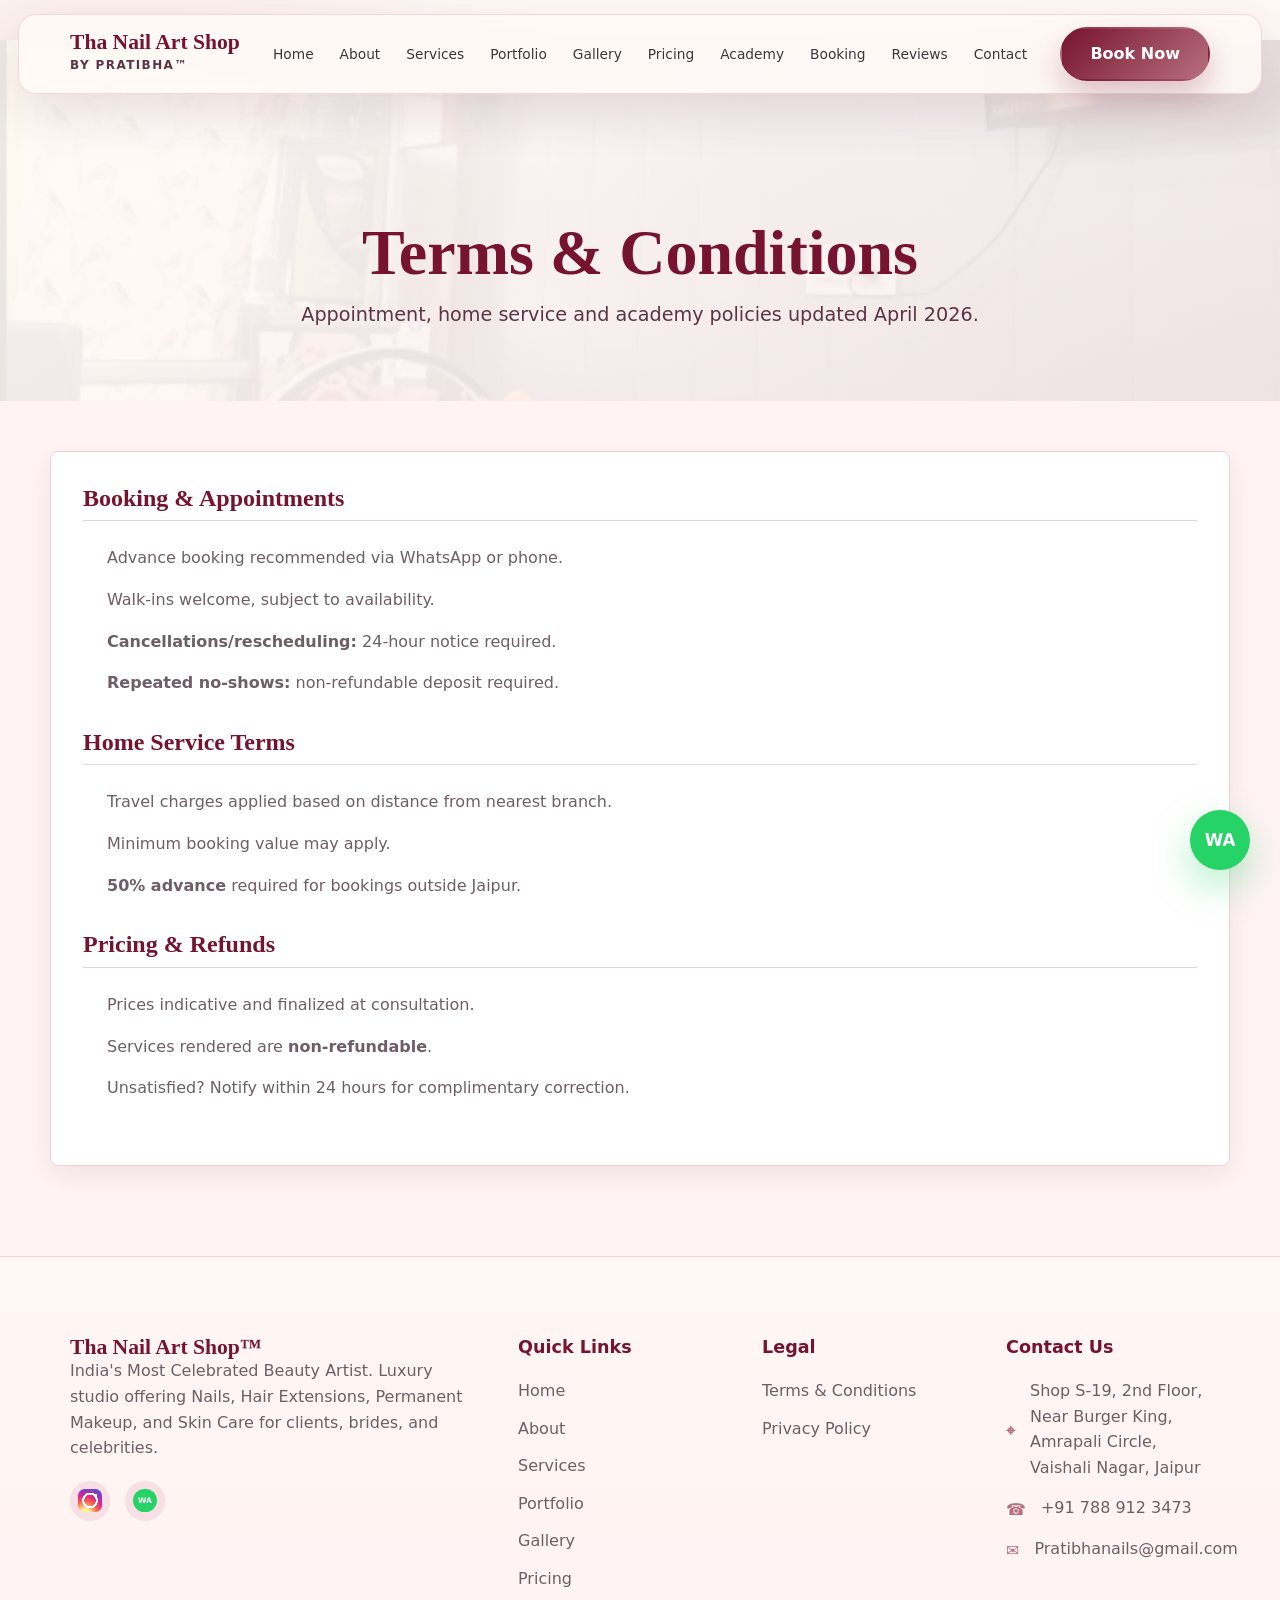
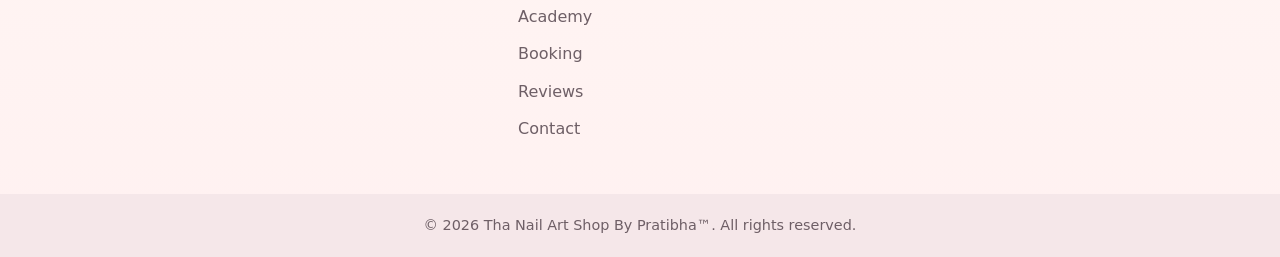
<file: terms.html>
<!DOCTYPE html>
<html lang="en">
<head>
    <meta charset="UTF-8">
    <meta name="viewport" content="width=device-width, initial-scale=1.0">
    <title>Terms &amp; Conditions | Tha Nail Art Shop By Pratibha™</title>
    <meta name="description" content="Terms and conditions for appointments, academy courses, home service, pricing, payments and cancellations at Tha Nail Art Shop By Pratibha™.">
    <meta name="keywords" content="Tha Nail Art Shop terms, nail appointment terms Jaipur, beauty academy terms">
    <meta name="author" content="Tha Nail Art Shop By Pratibha™">
    <meta name="robots" content="index, follow, max-image-preview:large, max-snippet:-1, max-video-preview:-1">
    <meta name="theme-color" content="#800020">
    <link rel="canonical" href="https://pratibhanails.com/terms.html">
    <link rel="alternate" hreflang="en-IN" href="https://pratibhanails.com/terms.html">
    <meta property="og:locale" content="en_IN">
    <meta property="og:type" content="website">
    <meta property="og:site_name" content="Tha Nail Art Shop By Pratibha™">
    <meta property="og:title" content="Terms &amp; Conditions | Tha Nail Art Shop By Pratibha™">
    <meta property="og:description" content="Terms and conditions for appointments, academy courses, home service, pricing, payments and cancellations at Tha Nail Art Shop By Pratibha™.">
    <meta property="og:url" content="https://pratibhanails.com/terms.html">
    <meta property="og:image" content="https://pratibhanails.com/images/about/about_Pratibha_Sharma.webp">
    <meta property="og:image:alt" content="Tha Nail Art Shop By Pratibha™ luxury nail art and beauty studio in Jaipur">
    <meta name="twitter:card" content="summary_large_image">
    <meta name="twitter:title" content="Terms &amp; Conditions | Tha Nail Art Shop By Pratibha™">
    <meta name="twitter:description" content="Terms and conditions for appointments, academy courses, home service, pricing, payments and cancellations at Tha Nail Art Shop By Pratibha™.">
    <meta name="twitter:image" content="https://pratibhanails.com/images/about/about_Pratibha_Sharma.webp">
    <meta name="geo.region" content="IN-RJ">
    <meta name="geo.placename" content="Vaishali Nagar, Jaipur, Rajasthan">
    <meta name="geo.position" content="26.9112389;75.7394810">
    <meta name="ICBM" content="26.9112389, 75.7394810">
    <link rel="icon" type="image/webp" href="images/about/about_Pratibha_Sharma.webp">
    <link rel="preload" href="css/style.min.css" as="style">
    <link rel="stylesheet" href="css/style.min.css">
    <script type="application/ld+json">{
  "@context": "https://schema.org",
  "@graph": [
    {
      "@type": "BeautySalon",
      "@id": "https://pratibhanails.com/#beautysalon",
      "name": "Tha Nail Art Shop By Pratibha™",
      "url": "https://pratibhanails.com",
      "image": "https://pratibhanails.com/images/about/about_Pratibha_Sharma.webp",
      "telephone": "+91 788 912 3473",
      "email": "Pratibhanails@gmail.com",
      "priceRange": "₹₹",
      "address": {
        "@type": "PostalAddress",
        "streetAddress": "Shop S-19, 2nd Floor, Near Burger King, Amrapali Circle, Vaishali Nagar",
        "addressLocality": "Jaipur",
        "addressRegion": "Rajasthan",
        "postalCode": "302021",
        "addressCountry": "IN"
      },
      "geo": {
        "@type": "GeoCoordinates",
        "latitude": 26.9112389,
        "longitude": 75.739481
      },
      "areaServed": [
        "Jaipur",
        "Vaishali Nagar",
        "Rajasthan",
        "India"
      ],
      "openingHoursSpecification": [
        {
          "@type": "OpeningHoursSpecification",
          "dayOfWeek": [
            "Monday",
            "Tuesday",
            "Wednesday",
            "Thursday",
            "Friday",
            "Saturday",
            "Sunday"
          ],
          "opens": "10:30",
          "closes": "20:30"
        }
      ],
      "sameAs": [
        "https://instagram.com/thenailartshopbypratibha",
        "https://instagram.com/pratibhanails"
      ],
      "makesOffer": [
        {
          "@type": "Offer",
          "itemOffered": {
            "@type": "Service",
            "name": "Nail Art and Nail Extensions"
          }
        },
        {
          "@type": "Offer",
          "itemOffered": {
            "@type": "Service",
            "name": "Bridal Nail Packages"
          }
        },
        {
          "@type": "Offer",
          "itemOffered": {
            "@type": "Service",
            "name": "Hair Extensions"
          }
        },
        {
          "@type": "Offer",
          "itemOffered": {
            "@type": "Service",
            "name": "Permanent Makeup and PMU"
          }
        },
        {
          "@type": "Offer",
          "itemOffered": {
            "@type": "Service",
            "name": "Hydra Facial and Skin Care"
          }
        },
        {
          "@type": "Offer",
          "itemOffered": {
            "@type": "Service",
            "name": "Professional Beauty Academy Courses"
          }
        }
      ]
    },
    {
      "@type": "WebSite",
      "@id": "https://pratibhanails.com/#website",
      "url": "https://pratibhanails.com",
      "name": "Tha Nail Art Shop By Pratibha™",
      "publisher": {
        "@id": "https://pratibhanails.com/#beautysalon"
      },
      "inLanguage": "en-IN"
    },
    {
      "@type": "WebPage",
      "@id": "https://pratibhanails.com/terms.html#webpage",
      "url": "https://pratibhanails.com/terms.html",
      "name": "Terms & Conditions | Tha Nail Art Shop By Pratibha™",
      "description": "Terms and conditions for appointments, academy courses, home service, pricing, payments and cancellations at Tha Nail Art Shop By Pratibha™.",
      "isPartOf": {
        "@id": "https://pratibhanails.com/#website"
      },
      "about": {
        "@id": "https://pratibhanails.com/#beautysalon"
      }
    },
    {
      "@type": "BreadcrumbList",
      "itemListElement": [
        {
          "@type": "ListItem",
          "position": 1,
          "name": "Home",
          "item": "https://pratibhanails.com/"
        },
        {
          "@type": "ListItem",
          "position": 2,
          "name": "Terms & Conditions",
          "item": "https://pratibhanails.com/terms.html"
        }
      ]
    }
  ]
}</script>
</head>
<body>
    
    <nav class="navbar" id="navbar">
        <div class="container nav-container">
            <a href="index.html" class="logo" aria-label="Tha Nail Art Shop By Pratibha home">
                <span class="logo-title">Tha Nail Art Shop</span>
                <span class="logo-subtitle">By Pratibha™</span>
            </a>
            <div class="nav-links" id="navLinks">
                <a href="index.html">Home</a>
                <a href="about.html">About</a>
                <a href="services.html">Services</a>
                <a href="portfolio.html">Portfolio</a>
                <a href="gallery.html">Gallery</a>
                <a href="pricing.html">Pricing</a>
                <a href="academy.html">Academy</a>
                <a href="booking.html">Booking</a>
                <a href="reviews.html">Reviews</a>
                <a href="contact.html">Contact</a>
            </div>
            <div class="nav-actions">
                <a href="booking.html" class="btn btn-primary d-none-mobile">Book Now</a>
                <button class="mobile-menu-toggle" id="mobileMenuToggle" type="button" aria-label="Open menu" aria-controls="navLinks" aria-expanded="false">
                    <span></span><span></span><span></span>
                </button>
            </div>
        </div>
    </nav>

    <main>
        
            <section class="page-header slide-up">
                <div class="container text-center">
                    <h1 class="page-title fade-in">Terms & Conditions</h1>
                    <p class="page-subtitle fade-in delay-1">Appointment, home service and academy policies updated April 2026.</p>
                </div>
            </section>
            <section class="section bg-soft">
                <div class="container max-w-lg bg-white p-5 rounded border shadow-sm mx-auto">
                    <h3 class="font-playfair text-xl mb-3 text-burgundy border-bottom pb-2">Booking & Appointments</h3>
                    <ul class="mb-4 pl-4 text-muted">
                        <li class="mb-2">Advance booking recommended via WhatsApp or phone.</li>
                        <li class="mb-2">Walk-ins welcome, subject to availability.</li>
                        <li class="mb-2"><strong>Cancellations/rescheduling:</strong> 24-hour notice required.</li>
                        <li class="mb-2"><strong>Repeated no-shows:</strong> non-refundable deposit required.</li>
                    </ul>

                    <h3 class="font-playfair text-xl mb-3 text-burgundy border-bottom pb-2">Home Service Terms</h3>
                    <ul class="mb-4 pl-4 text-muted">
                        <li class="mb-2">Travel charges applied based on distance from nearest branch.</li>
                        <li class="mb-2">Minimum booking value may apply.</li>
                        <li class="mb-2"><strong>50% advance</strong> required for bookings outside Jaipur.</li>
                    </ul>

                    <h3 class="font-playfair text-xl mb-3 text-burgundy border-bottom pb-2">Pricing & Refunds</h3>
                    <ul class="mb-4 pl-4 text-muted">
                        <li class="mb-2">Prices indicative and finalized at consultation.</li>
                        <li class="mb-2">Services rendered are <strong>non-refundable</strong>.</li>
                        <li class="mb-2">Unsatisfied? Notify within 24 hours for complimentary correction.</li>
                    </ul>
                </div>
            </section>
        
    </main>
    
    <footer class="footer">
        <div class="container footer-container">
            <div class="footer-col brand-col">
                <h3 class="logo-title">Tha Nail Art Shop™</h3>
                <p>India's Most Celebrated Beauty Artist. Luxury studio offering Nails, Hair Extensions, Permanent Makeup, and Skin Care for clients, brides, and celebrities.</p>
                <div class="social-links">
                    <a href="https://instagram.com/pratibhanails" target="_blank" rel="noopener noreferrer" aria-label="Instagram"><i class="fab fa-instagram"></i></a>
                    <a href="https://wa.me/917889123473" target="_blank" rel="noopener noreferrer" aria-label="WhatsApp"><i class="fab fa-whatsapp"></i></a>
                </div>
            </div>
            <div class="footer-col">
                <h4>Quick Links</h4>
                <ul class="footer-links">
                    <li><a href="index.html">Home</a></li>
                    <li><a href="about.html">About</a></li>
                    <li><a href="services.html">Services</a></li>
                    <li><a href="portfolio.html">Portfolio</a></li>
                    <li><a href="gallery.html">Gallery</a></li>
                    <li><a href="pricing.html">Pricing</a></li>
                    <li><a href="academy.html">Academy</a></li>
                    <li><a href="booking.html">Booking</a></li>
                    <li><a href="reviews.html">Reviews</a></li>
                    <li><a href="contact.html">Contact</a></li>
                </ul>
            </div>
            <div class="footer-col">
                <h4>Legal</h4>
                <ul class="footer-links">
                    <li><a href="terms.html">Terms & Conditions</a></li>
                    <li><a href="privacy.html">Privacy Policy</a></li>
                </ul>
            </div>
            <div class="footer-col">
                <h4>Contact Us</h4>
                <ul class="contact-info">
                    <li><i class="fas fa-map-marker-alt"></i> <span>Shop S-19, 2nd Floor, Near Burger King, Amrapali Circle, Vaishali Nagar, Jaipur</span></li>
                    <li><i class="fas fa-phone"></i> <span>+91 788 912 3473</span></li>
                    <li><i class="fas fa-envelope"></i> <span>Pratibhanails@gmail.com</span></li>
                </ul>
            </div>
        </div>
        <div class="footer-bottom">
            <div class="container">
                <p>&copy; 2026 Tha Nail Art Shop By Pratibha™. All rights reserved.</p>
            </div>
        </div>
    </footer>
    <a href="https://wa.me/917889123473?text=Hi%2C%20I%20would%20like%20to%20book%20an%20appointment" class="floating-whatsapp" target="_blank" rel="noopener noreferrer" aria-label="Book on WhatsApp">
        <i class="fab fa-whatsapp"></i>
    </a>
    <script src="js/main.js" defer></script>

</body>
</html>
</file>
<file: css/style.min.css>
:root{--primary:#b76e79;--secondary:#f4e1e1;--bg-light:#fdfbf7;--bg-soft:#fbf5f5;--burgundy:#800020;--mauve:#6a4b59;--text-main:#333333;--text-muted:#666666;--white:#ffffff;--border:#e8dbdb;--font-heading:Georgia,'Times New Roman',serif;--font-body:system-ui,-apple-system,BlinkMacSystemFont,'Segoe UI',sans-serif;--transition:all 0.3s cubic-bezier(0.25,0.8,0.25,1);--shadow-sm:0 4px 6px rgba(0,0,0,0.05);--shadow-md:0 10px 20px rgba(0,0,0,0.08)}*{margin:0;padding:0;box-sizing:border-box}body{font-family:var(--font-body);color:var(--text-main);background-color:var(--bg-light);line-height:1.6;overflow-x:hidden}h1,h2,h3,h4,h5,h6{font-family:var(--font-heading);color:var(--burgundy);line-height:1.2}a{text-decoration:none;color:var(--primary);transition:var(--transition)}ul{list-style:none}img{max-width:100%;height:auto;display:block}.container{width:100%;max-width:1200px;margin:0 auto;padding:0 20px}.text-center{text-align:center}.text-white{color:var(--white) !important}.text-primary{color:var(--primary) !important}.text-burgundy{color:var(--burgundy) !important}.text-rose{color:var(--primary) !important}.text-muted{color:var(--text-muted)}.text-inherit{color:inherit}.font-playfair{font-family:var(--font-heading)}.font-bold{font-weight:700}.text-xl{font-size:1.5rem}.text-lg{font-size:1.25rem}.text-sm{font-size:0.875rem}.bg-soft{background-color:var(--bg-soft)}.bg-light{background-color:var(--bg-light)}.bg-primary{background-color:var(--primary)}.bg-burgundy{background-color:var(--burgundy)}.bg-dark{background-color:var(--text-main);color:var(--white)}.bg-white{background-color:var(--white)}.border{border:1px solid var(--border)}.border-bottom{border-bottom:1px solid var(--border)}.border-left-burgundy{border-left:4px solid var(--burgundy)}.mt-1{margin-top:0.5rem}.mt-2{margin-top:1rem}.mt-3{margin-top:1.5rem}.mt-4{margin-top:2rem}.mt-5{margin-top:3rem}.mb-1{margin-bottom:0.5rem}.mb-2{margin-bottom:1rem}.mb-3{margin-bottom:1.5rem}.mb-4{margin-bottom:2rem}.mx-auto{margin-left:auto;margin-right:auto}.p-2{padding:0.75rem}.p-3{padding:1rem}.p-4{padding:1.5rem}.p-5{padding:2rem}.pb-2{padding-bottom:0.5rem}.pl-4{padding-left:1.5rem}.rounded{border-radius:8px}.rounded-circle{border-radius:50%}.shadow-sm{box-shadow:var(--shadow-sm)}.shadow{box-shadow:var(--shadow-md)}.w-100{width:100%}.h-100{height:100%}.d-block{display:block}.d-inline-block{display:inline-block}.d-flex{display:flex}.d-none{display:none}.overflow-hidden{overflow:hidden}.flex-row{display:flex;flex-wrap:wrap;gap:30px;align-items:center;justify-content:space-between}.col-half{flex:1;min-width:300px}.align-start{align-items:flex-start}.max-w-md{max-width:600px;margin:0 auto}.max-w-lg{max-width:800px;margin:0 auto}.btn{display:inline-block;padding:12px 28px;border-radius:50px;font-weight:500;cursor:pointer;text-align:center;border:2px solid transparent;transition:var(--transition);font-size:1rem;font-family:var(--font-body)}.btn-small{padding:8px 16px;font-size:0.875rem}.btn-large{padding:15px 35px;font-size:1.1rem}.btn-primary{background-color:var(--burgundy);color:var(--white);box-shadow:0 4px 15px rgba(128,0,32,0.3)}.btn-primary:hover{background-color:var(--primary);color:var(--white);transform:translateY(-2px);box-shadow:0 6px 20px rgba(183,110,121,0.4)}.btn-outline{background-color:var(--primary);color:var(--white);border-color:var(--primary)}.btn-outline:hover{background-color:transparent;color:var(--primary);transform:translateY(-2px)}.btn-outline-light{background-color:transparent;color:var(--white);border-color:var(--white)}.btn-outline-light:hover{background-color:var(--white);color:var(--burgundy)}.link-btn{display:inline-flex;align-items:center;gap:8px;color:var(--primary);font-weight:600;position:relative}.link-btn::after{content:'';position:absolute;bottom:-2px;left:0;width:0;height:1px;background-color:var(--primary);transition:var(--transition)}.link-btn:hover::after{width:100%}.section-title{font-size:2.5rem;margin-bottom:1rem}.page-title{font-size:3.5rem;margin-bottom:0.5rem}.page-subtitle{font-size:1.2rem;color:var(--text-muted)}.section{padding:80px 0}.section-header{margin-bottom:3rem}.navbar{background:rgba(253,251,247,0.95);backdrop-filter:blur(10px);position:fixed;top:0;left:0;right:0;z-index:1000;box-shadow:0 2px 10px rgba(0,0,0,0.03);transition:var(--transition);padding:15px 0}.nav-container{display:flex;justify-content:space-between;align-items:center}.logo{display:flex;flex-direction:column}.logo-title{font-family:var(--font-heading);font-size:1.5rem;font-weight:700;color:var(--burgundy);line-height:1;letter-spacing:1px}.logo-subtitle{font-size:0.75rem;color:var(--text-main);font-weight:700;letter-spacing:2px;margin-top:2px;text-transform:uppercase}.nav-links{display:flex;gap:12px;flex-wrap:wrap;justify-content:center}.nav-links a{color:var(--text-main);font-weight:500;font-size:0.9rem;position:relative}.nav-links a::after{content:'';position:absolute;bottom:-4px;left:0;width:0;height:2px;background-color:var(--primary);transition:var(--transition)}.nav-links a:hover::after,.nav-links a.active::after{width:100%}.nav-links a:hover,.nav-links a.active{color:var(--primary)}.nav-actions{display:flex;align-items:center;gap:15px}.mobile-menu-toggle{display:none;background:none;border:none;cursor:pointer;width:30px;height:20px;position:relative;z-index:1001}.mobile-menu-toggle span{display:block;width:100%;height:2px;background-color:var(--burgundy);margin-bottom:6px;transition:var(--transition)}.footer{background-color:var(--bg-soft);padding:80px 0 0 0;border-top:1px solid var(--border)}.footer-container{display:flex;flex-wrap:wrap;gap:40px;margin-bottom:40px}.footer-col{flex:1;min-width:200px}.footer-col.brand-col{flex:2;min-width:300px}.footer-col h4{font-family:var(--font-body);font-size:1.1rem;color:var(--burgundy);margin-bottom:20px;font-weight:700}.footer-links li{margin-bottom:12px}.footer-links a{color:var(--text-muted)}.footer-links a:hover{color:var(--primary);padding-left:5px}.contact-info li{display:flex;gap:15px;margin-bottom:15px;color:var(--text-muted)}.contact-info i{color:var(--primary);margin-top:4px}.social-links{display:flex;gap:15px;margin-top:20px}.social-links a{display:flex;align-items:center;justify-content:center;width:40px;height:40px;background-color:var(--secondary);color:var(--primary);border-radius:50%}.social-links a:hover{background-color:var(--primary);color:var(--white);transform:translateY(-3px)}.footer-bottom{background-color:#f5ecec;padding:20px 0;text-align:center;color:var(--text-muted);font-size:0.9rem}.floating-whatsapp{position:fixed;bottom:30px;right:30px;background-color:#25d366;color:white;width:60px;height:60px;border-radius:50%;display:flex;align-items:center;justify-content:center;font-size:35px;box-shadow:0 4px 15px rgba(37,211,102,0.4);z-index:999;animation:bounce-subtle 2s infinite}.floating-whatsapp:hover{color:white;transform:scale(1.1) translateY(-5px);animation:none}@keyframes bounce-subtle{0%,100%{transform:translateY(0)}50%{transform:translateY(-8px)}}main{padding-top:75px}.hero{min-height:90vh;display:flex;align-items:center;justify-content:center;background:url('../images/studio/Studio-image.webp') center/cover no-repeat;position:relative;margin-top:-75px;padding:135px 0 60px}.hero-overlay{position:absolute;top:0;left:0;right:0;bottom:0;background:linear-gradient(to bottom,rgba(0,0,0,0.5),rgba(0,0,0,0.8))}.hero-content{position:relative;z-index:1;max-width:800px}.badge{display:inline-block;padding:6px 16px;background-color:var(--burgundy);color:var(--white);border-radius:50px;font-size:0.85rem;font-weight:600;text-transform:uppercase;margin-bottom:20px;border:1px solid rgba(255,255,255,0.2)}.hero-title{font-size:4.5rem;margin-bottom:20px;color:var(--white);text-shadow:2px 2px 10px rgba(0,0,0,0.5)}.hero-subtitle{font-size:1.5rem;color:rgba(255,255,255,0.95);margin-bottom:40px;font-weight:500;text-shadow:1px 1px 8px rgba(0,0,0,0.5)}.hero-actions{display:flex;gap:20px;justify-content:center;flex-wrap:wrap}.stats-strip{background-color:var(--burgundy);color:var(--white);padding:50px 0}.stats-container{display:flex;justify-content:space-around;text-align:center;flex-wrap:wrap;gap:30px}.stat-item h3,.stat-item .stat-number{color:var(--white);font-family:var(--font-heading);font-size:3rem;line-height:1.2;margin-bottom:5px;display:inline-block;font-variant-numeric:tabular-nums;font-weight:700}.stat-item span{font-size:2rem;font-family:var(--font-heading);color:var(--primary)}.stat-item p{font-size:1.1rem;opacity:0.9;text-transform:uppercase;letter-spacing:1px}.page-header{background:var(--secondary) url('../images/studio/Studio-image.webp') center/cover;position:relative;padding:100px 0;text-align:center}.page-header::before{content:'';position:absolute;top:0;left:0;right:0;bottom:0;background:rgba(253,251,247,0.9)}.page-header .container{position:relative;z-index:1}.grid{display:grid;gap:30px}.gallery-grid{grid-template-columns:repeat(auto-fill,minmax(300px,1fr))}.services-grid{grid-template-columns:repeat(auto-fill,minmax(250px,1fr))}.pricing-cards{grid-template-columns:repeat(auto-fit,minmax(300px,1fr))}.detailed-services{grid-template-columns:repeat(auto-fill,minmax(320px,1fr))}.gallery-item{position:relative;border-radius:12px;overflow:hidden;box-shadow:var(--shadow-sm);aspect-ratio:4/5}.gallery-item img,.masonry-item img{width:100%;height:100%;object-fit:cover;aspect-ratio:3/4;border-radius:8px;display:block}.gallery-overlay{position:absolute;inset:0;background:linear-gradient(to top,rgba(128,0,32,0.8),transparent);display:flex;align-items:flex-end;justify-content:center;padding:30px;opacity:0;transition:opacity 0.3s ease}.gallery-item:hover .gallery-overlay{opacity:1}.gallery-item:hover img{transform:scale(1.05)}.gallery-overlay span{color:white;font-family:var(--font-heading);font-size:1.5rem;text-align:center}.masonry-grid{column-count:3;column-gap:20px}.masonry-item{break-inside:avoid;margin-bottom:20px;position:relative;border-radius:8px;overflow:hidden}.masonry-overlay{position:absolute;bottom:0;left:0;right:0;padding:30px 20px 20px;background:linear-gradient(transparent,rgba(0,0,0,0.8));color:white;transform:translateY(100%);transition:transform 0.3s ease}.masonry-item:hover .masonry-overlay{transform:translateY(0)}.masonry-item:hover img{transform:scale(1.03)}.masonry-overlay h4{color:white;margin-bottom:5px;font-size:1.2rem}.filter-group{display:flex;flex-wrap:wrap;justify-content:center;gap:10px}.filter-btn{padding:8px 20px;border-radius:50px;border:1px solid var(--border);background:var(--white);font-family:var(--font-body);color:var(--text-main);cursor:pointer;transition:var(--transition)}.filter-btn.active,.filter-btn:hover{background:var(--primary);color:white;border-color:var(--primary)}.service-card{background:var(--white);padding:40px 30px;border-radius:12px;text-align:center;box-shadow:var(--shadow-sm);border:1px solid transparent;transition:var(--transition)}.service-icon{width:70px;height:70px;margin:0 auto 20px;background-color:var(--secondary);color:var(--primary);border-radius:50%;display:flex;align-items:center;justify-content:center;font-size:24px;transition:var(--transition)}.service-card:hover{border-color:var(--primary);transform:translateY(-5px);box-shadow:var(--shadow-md)}.service-card:hover .service-icon{background-color:var(--primary);color:var(--white)}.service-card h3{margin-bottom:15px;font-size:1.5rem}.service-card p{color:var(--text-muted);margin-bottom:20px}.service-card-detailed{background:var(--white);border-radius:12px;padding:30px;box-shadow:var(--shadow-sm);border-left:4px solid var(--primary);transition:var(--transition)}.service-card-detailed:hover{transform:translateY(-3px);box-shadow:var(--shadow-md)}.service-card-detailed h3{font-size:1.5rem;margin-bottom:15px;display:flex;align-items:center;gap:10px}.service-card-detailed p{color:var(--text-muted);margin-bottom:25px}.pricing-card{background:var(--white);border-radius:16px;padding:40px;text-align:center;box-shadow:var(--shadow-sm);position:relative;border:1px solid var(--border);transition:var(--transition)}.pricing-card.popular{transform:scale(1.05);border-color:var(--primary);box-shadow:0 15px 30px rgba(183,110,121,0.15);z-index:2}.pricing-badge{position:absolute;top:-15px;left:50%;transform:translateX(-50%);background:var(--primary);color:white;padding:5px 15px;border-radius:20px;font-size:0.8rem;font-weight:700;letter-spacing:1px}.price-val{font-family:var(--font-heading);font-size:2.5rem;color:var(--primary);margin:20px 0}.price-val span{font-size:1rem;color:var(--text-muted);font-family:var(--font-body)}.pricing-features{margin-bottom:30px;text-align:left}.pricing-features li{margin-bottom:15px;color:var(--text-main);display:flex;gap:10px}.pricing-table{width:100%;border-collapse:collapse}.pricing-table th,.pricing-table td{padding:15px 20px;text-align:left;border-bottom:1px solid var(--border)}.pricing-table th{background:var(--bg-soft);color:var(--burgundy);font-family:var(--font-heading);font-size:1.1rem}.badge-sm{padding:4px 10px;border-radius:4px;border:1px solid var(--border);background:var(--secondary);color:var(--burgundy);font-size:0.8rem;font-weight:600}.testimonial-large{font-family:var(--font-heading);font-style:italic;font-size:1.8rem;color:var(--text-main);line-height:1.5;border-left:4px solid var(--primary);padding-left:20px;margin:30px 0}.celebrity-container{display:flex;align-items:center;gap:50px;flex-wrap:wrap}.celebrity-text{flex:1;min-width:300px}.celebrity-image{flex:1;min-width:300px;border-radius:12px;overflow:hidden;box-shadow:var(--shadow-md)}.form-card{background:white;padding:40px}.form-control{width:100%;min-height:48px;padding:12px 14px;border:1px solid var(--border);border-radius:8px;background:var(--bg-soft);transition:border-color 0.3s;font-family:var(--font-body);font-size:1rem}textarea.form-control{min-height:110px;resize:vertical}.form-control:focus{outline:none;border-color:var(--primary);box-shadow:0 0 0 3px rgba(183,110,121,0.1)}.form-label{display:block;color:var(--burgundy);font-size:0.95rem;font-weight:700;margin-bottom:8px}.form-grid{display:grid;grid-template-columns:repeat(2,minmax(0,1fr));gap:18px}.form-grid .full{grid-column:1 / -1}.booking-card{background:var(--white);border:1px solid var(--border);border-radius:12px;padding:28px;box-shadow:var(--shadow-sm)}.booking-steps{counter-reset:booking-step;display:grid;gap:16px;text-align:left}.booking-step{position:relative;padding-left:52px}.booking-step::before{counter-increment:booking-step;content:counter(booking-step);position:absolute;left:0;top:2px;width:34px;height:34px;border-radius:50%;background:var(--burgundy);color:var(--white);display:inline-flex;align-items:center;justify-content:center;font-weight:700}.seo-copy{font-size:1rem;color:var(--text-muted);max-width:900px;margin:0 auto}.intro-image{position:relative;border-radius:16px;overflow:hidden}.floating-badge{position:absolute;bottom:-20px;right:-20px;background:var(--white);color:var(--burgundy);width:120px;height:120px;border-radius:50%;display:flex;align-items:center;justify-content:center;font-family:var(--font-heading);font-weight:700;font-size:1.2rem;box-shadow:var(--shadow-md);border:8px solid var(--bg-light);text-align:center}.fade-in{opacity:0;transition:opacity 0.8s ease,transform 0.8s ease}.slide-up{transform:translateY(40px)}.slide-right{transform:translateX(-40px)}.slide-left{transform:translateX(40px)}.fade-in.appear{opacity:1;transform:translate(0,0)}.delay-1{transition-delay:0.2s}.delay-2{transition-delay:0.4s}.delay-3{transition-delay:0.6s}@media (max-width:991px){.hero-title{font-size:3.5rem}.masonry-grid{column-count:2}.pricing-card.popular{transform:none;box-shadow:var(--shadow-sm)}.nav-links{position:fixed;top:70px;left:-100%;width:100%;height:calc(100vh - 70px);background:rgba(253,251,247,0.98);backdrop-filter:blur(10px);flex-direction:column;align-items:center;justify-content:flex-start;padding-top:50px;transition:var(--transition);z-index:999}.nav-links.active{left:0}.mobile-menu-toggle{display:block}.d-none-mobile{display:none}.mobile-menu-toggle.active span:nth-child(1){transform:translateY(8px) rotate(45deg)}.mobile-menu-toggle.active span:nth-child(2){opacity:0}.mobile-menu-toggle.active span:nth-child(3){transform:translateY(-8px) rotate(-45deg)}}@media (max-width:768px){.hero{background:url('../images/studio/Studio-image.webp') center/cover no-repeat}.hero-title{font-size:2.5rem}.hero-subtitle{font-size:1.2rem}.hero-actions{flex-direction:column}.section-title{font-size:2rem}.page-title{font-size:2.2rem}.form-grid{grid-template-columns:1fr}}@media (max-width:480px){.masonry-grid{column-count:1}.floating-whatsapp{bottom:20px;right:20px;width:50px;height:50px;font-size:28px}}@media (max-width:991px){.gallery-item.is-center .gallery-overlay{opacity:1}.masonry-item.is-center .masonry-overlay{transform:translateY(0)}}.lightbox{position:fixed;top:0;left:0;right:0;bottom:0;background:rgba(0,0,0,0.9);z-index:2000;display:flex;align-items:center;justify-content:center;opacity:0;pointer-events:none;transition:opacity 0.3s ease;padding:20px;backdrop-filter:blur(5px)}.lightbox.active{opacity:1;pointer-events:auto}.lightbox img{max-width:90%;max-height:90vh;border-radius:8px;box-shadow:0 10px 30px rgba(0,0,0,0.5);transform:scale(0.9);transition:transform 0.3s cubic-bezier(0.25,0.8,0.25,1);object-fit:contain}.lightbox.active img{transform:scale(1)}.lightbox-close{position:absolute;top:20px;left:24px;width:52px;height:52px;border:1px solid rgba(255,255,255,0.28);border-radius:50%;background:rgba(255,255,255,0.14);font-size:22px;color:white;cursor:pointer;text-shadow:0 2px 5px rgba(0,0,0,0.5);z-index:2001;transition:transform 0.2s}.lightbox-close:hover{transform:scale(1.1)}.lightbox-nav{position:absolute;top:50%;z-index:2001;width:54px;height:54px;border:1px solid rgba(255,255,255,0.28);border-radius:50%;background:rgba(255,255,255,0.14);color:var(--white);display:inline-flex;align-items:center;justify-content:center;cursor:pointer;transform:translateY(-50%);backdrop-filter:blur(12px);transition:background 0.2s ease,transform 0.2s ease}.lightbox-nav:hover{background:rgba(255,255,255,0.24);transform:translateY(-50%) scale(1.05)}.lightbox-nav[hidden]{display:none !important}.lightbox-prev{left:clamp(14px,4vw,42px)}.lightbox-next{right:clamp(14px,4vw,42px)}img:not(.no-lightbox),video:not(.no-lightbox){cursor:zoom-in}img[alt="Celebrity styled nails"]{cursor:default !important}.gallery-item,.masonry-item,.insta-item,.intro-image,.celebrity-image{aspect-ratio:1 / 1 !important;border-radius:24px !important;overflow:hidden !important}.gallery-item img,.masonry-item img,.insta-item img,.intro-image img,.celebrity-image img{height:100% !important;width:100% !important;object-fit:cover !important}.instagram-grid{grid-template-columns:repeat(auto-fill,minmax(130px,1fr)) !important;gap:15px !important}.nav-links{display:flex;gap:12px;flex-wrap:wrap;justify-content:center}.nav-links a{color:var(--text-main);font-weight:500;font-size:0.9rem;position:relative}.nav-links a::after{content:'';position:absolute;bottom:-4px;left:0;width:0;height:2px;background-color:var(--primary);transition:var(--transition)}.nav-links a:hover::after,.nav-links a.active::after{width:100%}.nav-links a:hover,.nav-links a.active{color:var(--primary)}.nav-actions{display:flex;align-items:center;gap:15px}.mobile-menu-toggle{display:none;background:none;border:none;cursor:pointer;width:30px;height:20px;position:relative;z-index:1001}.mobile-menu-toggle span{display:block;width:100%;height:2px;background-color:var(--burgundy);margin-bottom:6px;transition:var(--transition)}.footer{background-color:var(--bg-soft);padding:80px 0 0 0;border-top:1px solid var(--border)}.footer-container{display:flex;flex-wrap:wrap;gap:40px;margin-bottom:40px}.footer-col{flex:1;min-width:200px}.footer-col.brand-col{flex:2;min-width:300px}.footer-col h4{font-family:var(--font-body);font-size:1.1rem;color:var(--burgundy);margin-bottom:20px;font-weight:700}.footer-links li{margin-bottom:12px}.footer-links a{color:var(--text-muted)}.footer-links a:hover{color:var(--primary);padding-left:5px}.contact-info li{display:flex;gap:15px;margin-bottom:15px;color:var(--text-muted)}.contact-info i{color:var(--primary);margin-top:4px}.social-links{display:flex;gap:15px;margin-top:20px}.social-links a{display:flex;align-items:center;justify-content:center;width:40px;height:40px;background-color:var(--secondary);color:var(--primary);border-radius:50%}.social-links a:hover{background-color:var(--primary);color:var(--white);transform:translateY(-3px)}.footer-bottom{background-color:#f5ecec;padding:20px 0;text-align:center;color:var(--text-muted);font-size:0.9rem}.floating-whatsapp{position:fixed;bottom:30px;right:30px;background-color:#25d366;color:white;width:60px;height:60px;border-radius:50%;display:flex;align-items:center;justify-content:center;font-size:35px;box-shadow:0 4px 15px rgba(37,211,102,0.4);z-index:999;animation:bounce-subtle 2s infinite}.floating-whatsapp:hover{color:white;transform:scale(1.1) translateY(-5px);animation:none}@keyframes bounce-subtle{0%,100%{transform:translateY(0)}50%{transform:translateY(-8px)}}main{padding-top:75px}.hero{min-height:90vh;display:flex;align-items:center;justify-content:center;background:url('../images/studio/Studio-image.webp') center/cover no-repeat;position:relative;margin-top:-75px;padding:135px 0 60px}.hero-overlay{position:absolute;top:0;left:0;right:0;bottom:0;background:linear-gradient(to bottom,rgba(0,0,0,0.5),rgba(0,0,0,0.8))}.hero-content{position:relative;z-index:1;max-width:800px}.badge{display:inline-block;padding:6px 16px;background-color:var(--burgundy);color:var(--white);border-radius:50px;font-size:0.85rem;font-weight:600;text-transform:uppercase;margin-bottom:20px;border:1px solid rgba(255,255,255,0.2)}.hero-title{font-size:4.5rem;margin-bottom:20px;color:var(--white);text-shadow:2px 2px 10px rgba(0,0,0,0.5)}.hero-subtitle{font-size:1.5rem;color:rgba(255,255,255,0.95);margin-bottom:40px;font-weight:500;text-shadow:1px 1px 8px rgba(0,0,0,0.5)}.hero-actions{display:flex;gap:20px;justify-content:center;flex-wrap:wrap}.stats-strip{background-color:var(--burgundy);color:var(--white);padding:50px 0}.stats-container{display:flex;justify-content:space-around;text-align:center;flex-wrap:wrap;gap:30px}.stat-item h3,.stat-item .stat-number{color:var(--white);font-family:var(--font-heading);font-size:3rem;line-height:1.2;margin-bottom:5px;display:inline-block;font-variant-numeric:tabular-nums;font-weight:700}.stat-item span{font-size:2rem;font-family:var(--font-heading);color:var(--primary)}.stat-item p{font-size:1.1rem;opacity:0.9;text-transform:uppercase;letter-spacing:1px}.page-header{background:var(--secondary) url('../images/studio/Studio-image.webp') center/cover;position:relative;padding:100px 0;text-align:center}.page-header::before{content:'';position:absolute;top:0;left:0;right:0;bottom:0;background:rgba(253,251,247,0.9)}.page-header .container{position:relative;z-index:1}.grid{display:grid;gap:30px}.gallery-grid{grid-template-columns:repeat(auto-fill,minmax(300px,1fr))}.services-grid{grid-template-columns:repeat(auto-fill,minmax(250px,1fr))}.pricing-cards{grid-template-columns:repeat(auto-fit,minmax(300px,1fr))}.detailed-services{grid-template-columns:repeat(auto-fill,minmax(320px,1fr))}.gallery-item{position:relative;border-radius:12px;overflow:hidden;box-shadow:var(--shadow-sm);aspect-ratio:4/5}.gallery-item img,.masonry-item img{width:100%;height:100%;object-fit:cover;aspect-ratio:3/4;border-radius:8px;display:block}.gallery-overlay{position:absolute;inset:0;background:linear-gradient(to top,rgba(128,0,32,0.8),transparent);display:flex;align-items:flex-end;justify-content:center;padding:30px;opacity:0;transition:opacity 0.3s ease}.gallery-item:hover .gallery-overlay{opacity:1}.gallery-item:hover img{transform:scale(1.05)}.gallery-overlay span{color:white;font-family:var(--font-heading);font-size:1.5rem;text-align:center}.masonry-grid{column-count:3;column-gap:20px}.masonry-item{break-inside:avoid;margin-bottom:20px;position:relative;border-radius:8px;overflow:hidden}.masonry-overlay{position:absolute;bottom:0;left:0;right:0;padding:30px 20px 20px;background:linear-gradient(transparent,rgba(0,0,0,0.8));color:white;transform:translateY(100%);transition:transform 0.3s ease}.masonry-item:hover .masonry-overlay{transform:translateY(0)}.masonry-item:hover img{transform:scale(1.03)}.masonry-overlay h4{color:white;margin-bottom:5px;font-size:1.2rem}.filter-group{display:flex;flex-wrap:wrap;justify-content:center;gap:10px}.filter-btn{padding:8px 20px;border-radius:50px;border:1px solid var(--border);background:var(--white);font-family:var(--font-body);color:var(--text-main);cursor:pointer;transition:var(--transition)}.filter-btn.active,.filter-btn:hover{background:var(--primary);color:white;border-color:var(--primary)}.service-card{background:var(--white);padding:40px 30px;border-radius:12px;text-align:center;box-shadow:var(--shadow-sm);border:1px solid transparent;transition:var(--transition)}.service-icon{width:70px;height:70px;margin:0 auto 20px;background-color:var(--secondary);color:var(--primary);border-radius:50%;display:flex;align-items:center;justify-content:center;font-size:24px;transition:var(--transition)}.service-card:hover{border-color:var(--primary);transform:translateY(-5px);box-shadow:var(--shadow-md)}.service-card:hover .service-icon{background-color:var(--primary);color:var(--white)}.service-card h3{margin-bottom:15px;font-size:1.5rem}.service-card p{color:var(--text-muted);margin-bottom:20px}.service-card-detailed{background:var(--white);border-radius:12px;padding:30px;box-shadow:var(--shadow-sm);border-left:4px solid var(--primary);transition:var(--transition)}.service-card-detailed:hover{transform:translateY(-3px);box-shadow:var(--shadow-md)}.service-card-detailed h3{font-size:1.5rem;margin-bottom:15px;display:flex;align-items:center;gap:10px}.service-card-detailed p{color:var(--text-muted);margin-bottom:25px}.pricing-card{background:var(--white);border-radius:16px;padding:40px;text-align:center;box-shadow:var(--shadow-sm);position:relative;border:1px solid var(--border);transition:var(--transition)}.pricing-card.popular{transform:scale(1.05);border-color:var(--primary);box-shadow:0 15px 30px rgba(183,110,121,0.15);z-index:2}.pricing-badge{position:absolute;top:-15px;left:50%;transform:translateX(-50%);background:var(--primary);color:white;padding:5px 15px;border-radius:20px;font-size:0.8rem;font-weight:700;letter-spacing:1px}.price-val{font-family:var(--font-heading);font-size:2.5rem;color:var(--primary);margin:20px 0}.price-val span{font-size:1rem;color:var(--text-muted);font-family:var(--font-body)}.pricing-features{margin-bottom:30px;text-align:left}.pricing-features li{margin-bottom:15px;color:var(--text-main);display:flex;gap:10px}.pricing-table{width:100%;border-collapse:collapse}.pricing-table th,.pricing-table td{padding:15px 20px;text-align:left;border-bottom:1px solid var(--border)}.pricing-table th{background:var(--bg-soft);color:var(--burgundy);font-family:var(--font-heading);font-size:1.1rem}.badge-sm{padding:4px 10px;border-radius:4px;border:1px solid var(--border);background:var(--secondary);color:var(--burgundy);font-size:0.8rem;font-weight:600}.testimonial-large{font-family:var(--font-heading);font-style:italic;font-size:1.8rem;color:var(--text-main);line-height:1.5;border-left:4px solid var(--primary);padding-left:20px;margin:30px 0}.celebrity-container{display:flex;align-items:center;gap:50px;flex-wrap:wrap}.celebrity-text{flex:1;min-width:300px}.celebrity-image{flex:1;min-width:300px;border-radius:12px;overflow:hidden;box-shadow:var(--shadow-md)}.form-card{background:white;padding:40px}.form-control{border:1px solid var(--border);background:var(--bg-soft);transition:border-color 0.3s;font-family:var(--font-body)}.form-control:focus{outline:none;border-color:var(--primary);box-shadow:0 0 0 3px rgba(183,110,121,0.1)}.form-label{color:var(--burgundy);font-size:0.95rem}.intro-image{position:relative;border-radius:16px;overflow:hidden}.floating-badge{position:absolute;bottom:-20px;right:-20px;background:var(--white);color:var(--burgundy);width:120px;height:120px;border-radius:50%;display:flex;align-items:center;justify-content:center;font-family:var(--font-heading);font-weight:700;font-size:1.2rem;box-shadow:var(--shadow-md);border:8px solid var(--bg-light);text-align:center}.fade-in{opacity:0;transition:opacity 0.8s ease,transform 0.8s ease}.slide-up{transform:translateY(40px)}.slide-right{transform:translateX(-40px)}.slide-left{transform:translateX(40px)}.fade-in.appear{opacity:1;transform:translate(0,0)}.delay-1{transition-delay:0.2s}.delay-2{transition-delay:0.4s}.delay-3{transition-delay:0.6s}@media (max-width:991px){.hero-title{font-size:3.5rem}.masonry-grid{column-count:2}.pricing-card.popular{transform:none;box-shadow:var(--shadow-sm)}.nav-links{position:fixed;top:70px;left:-100%;width:100%;height:calc(100vh - 70px);background:rgba(253,251,247,0.98);backdrop-filter:blur(10px);flex-direction:column;align-items:center;justify-content:flex-start;padding-top:50px;transition:var(--transition);z-index:999}.nav-links.active{left:0}.mobile-menu-toggle{display:block}.d-none-mobile{display:none}.mobile-menu-toggle.active span:nth-child(1){transform:translateY(8px) rotate(45deg)}.mobile-menu-toggle.active span:nth-child(2){opacity:0}.mobile-menu-toggle.active span:nth-child(3){transform:translateY(-8px) rotate(-45deg)}}@media (max-width:768px){.hero{background:url('../images/studio/Studio-image.webp') center/cover no-repeat}.hero-title{font-size:2.5rem}.hero-subtitle{font-size:1.2rem}.hero-actions{flex-direction:column}.section-title{font-size:2rem}.page-title{font-size:2.2rem}}@media (max-width:480px){.masonry-grid{column-count:1}.floating-whatsapp{bottom:20px;right:20px;width:50px;height:50px;font-size:28px}}@media (max-width:991px){.gallery-item.is-center .gallery-overlay{opacity:1}.masonry-item.is-center .masonry-overlay{transform:translateY(0)}}.lightbox{position:fixed;top:0;left:0;right:0;bottom:0;background:rgba(0,0,0,0.9);z-index:2000;display:flex;align-items:center;justify-content:center;opacity:0;pointer-events:none;transition:opacity 0.3s ease;padding:20px;backdrop-filter:blur(5px)}.lightbox.active{opacity:1;pointer-events:auto}.lightbox img{max-width:90%;max-height:90vh;border-radius:8px;box-shadow:0 10px 30px rgba(0,0,0,0.5);transform:scale(0.9);transition:transform 0.3s cubic-bezier(0.25,0.8,0.25,1);object-fit:contain}.lightbox.active img{transform:scale(1)}.lightbox-close{position:absolute;top:20px;left:24px;width:52px;height:52px;border:1px solid rgba(255,255,255,0.28);border-radius:50%;background:rgba(255,255,255,0.14);font-size:22px;color:white;cursor:pointer;text-shadow:0 2px 5px rgba(0,0,0,0.5);z-index:2001;transition:transform 0.2s}.lightbox-close:hover{transform:scale(1.1)}.lightbox-nav{position:absolute;top:50%;z-index:2001;width:54px;height:54px;border:1px solid rgba(255,255,255,0.28);border-radius:50%;background:rgba(255,255,255,0.14);color:var(--white);display:inline-flex;align-items:center;justify-content:center;cursor:pointer;transform:translateY(-50%);backdrop-filter:blur(12px);transition:background 0.2s ease,transform 0.2s ease}.lightbox-nav:hover{background:rgba(255,255,255,0.24);transform:translateY(-50%) scale(1.05)}.lightbox-nav[hidden]{display:none !important}.lightbox-prev{left:clamp(14px,4vw,42px)}.lightbox-next{right:clamp(14px,4vw,42px)}img:not(.no-lightbox),video:not(.no-lightbox){cursor:zoom-in}img[alt="Celebrity styled nails"]{cursor:default !important}.gallery-item,.masonry-item,.insta-item,.intro-image,.celebrity-image{aspect-ratio:1 / 1 !important;border-radius:24px !important;overflow:hidden !important}.gallery-item img,.masonry-item img,.insta-item img,.intro-image img,.celebrity-image img{height:100% !important;width:100% !important;object-fit:cover !important}.instagram-grid{grid-template-columns:repeat(auto-fill,minmax(130px,1fr)) !important;gap:15px !important}.service-card{background:linear-gradient(135deg,#fffafa,#f4e6e8);border-bottom:3px solid #800020}.service-card:hover{background:linear-gradient(135deg,#f4e6e8,#fffafa)}.lightbox-content-container{display:flex;align-items:center;justify-content:center;width:100%;height:100%}.lightbox-content-container img,.lightbox-content-container video{max-width:90%;max-height:90vh;border-radius:8px;box-shadow:0 10px 30px rgba(0,0,0,0.5);transform:scale(0.9);transition:transform 0.3s cubic-bezier(0.25,0.8,0.25,1);object-fit:contain;cursor:pointer}.academy-carousel-wrapper{position:relative;max-width:1200px;margin:40px auto 0;padding:0 70px}.academy-carousel-wrapper::before,.academy-carousel-wrapper::after{content:'';position:absolute;top:0;bottom:0;width:80px;z-index:1;pointer-events:none}.academy-carousel-wrapper::before{left:70px;background:linear-gradient(to right,var(--burgundy),transparent)}.academy-carousel-wrapper::after{right:70px;background:linear-gradient(to left,var(--burgundy),transparent)}.academy-carousel{display:flex;gap:25px;overflow-x:auto;scroll-behavior:smooth;scroll-snap-type:x mandatory;padding:30px 5px;scrollbar-width:none;-ms-overflow-style:none;align-items:stretch}.academy-carousel::-webkit-scrollbar{display:none}.academy-card{flex:0 0 calc(33.333% - 17px);min-width:290px;scroll-snap-align:center;background:rgba(255,255,255,0.05);border:1px solid rgba(255,255,255,0.1);padding:45px 30px;border-radius:24px;text-align:center;transition:all 0.4s cubic-bezier(0.175,0.885,0.32,1.275);backdrop-filter:blur(12px);display:flex;flex-direction:column;justify-content:center}.academy-card:hover{background:rgba(255,255,255,0.15);transform:translateY(-12px);border-color:var(--primary);box-shadow:0 20px 40px rgba(0,0,0,0.4)}.academy-card i{font-size:3.8rem;color:var(--primary);margin-bottom:25px;text-shadow:0 5px 15px rgba(0,0,0,0.2)}.academy-card h3{color:white;margin-bottom:15px;font-size:1.7rem}.academy-card p{color:rgba(255,255,255,0.8);font-size:1rem;line-height:1.6}.carousel-nav{background:var(--white);color:var(--burgundy);border:none;width:55px;height:55px;border-radius:50%;display:flex;align-items:center;justify-content:center;cursor:pointer;box-shadow:0 8px 25px rgba(0,0,0,0.3);transition:all 0.3s cubic-bezier(0.4,0,0.2,1);z-index:100;position:absolute;top:50%;transform:translateY(-50%);opacity:1 !important;visibility:visible !important;pointer-events:auto !important}.carousel-nav:hover{background:var(--primary);color:white;transform:translateY(-50%) scale(1.1)}.carousel-nav:active{transform:translateY(-50%) scale(0.95)}.carousel-nav.prev{left:5px}.carousel-nav.next{right:5px}@media (max-width:1100px){.academy-card{flex:0 0 calc(50% - 13px)}.carousel-nav.prev{left:0}.carousel-nav.next{right:0}}@media (max-width:768px){.academy-card{flex:0 0 85%;padding:30px 20px;min-width:unset}.academy-card i{font-size:2.5rem}.academy-card h3{font-size:1.3rem}.academy-card p{font-size:0.9rem}.academy-carousel-wrapper{padding:0 10px 60px 10px}.carousel-nav{top:auto;bottom:0;transform:none;width:45px;height:45px}.carousel-nav:hover{transform:scale(1.1)}.carousel-nav:active{transform:scale(0.9)}.carousel-nav.prev{left:calc(50% - 55px)}.carousel-nav.next{right:calc(50% - 55px)}.academy-carousel-wrapper::before,.academy-carousel-wrapper::after{display:none}}.fade-in,.academy-card,.service-card,.gallery-item{will-change:transform,opacity}.fade-in{transition:opacity 0.8s cubic-bezier(0.4,0,0.2,1),transform 0.8s cubic-bezier(0.4,0,0.2,1)}.btn-instagram{background:radial-gradient(circle at 30% 107%,#fdf497 0%,#fdf497 5%,#fd5949 45%,#d6249f 60%,#285AEB 90%);color:white !important;border:none;font-weight:700;box-shadow:0 10px 20px rgba(214,36,159,0.2)}.btn-instagram:hover{transform:translateY(-3px) scale(1.05);box-shadow:0 15px 30px rgba(214,36,159,0.4);color:white !important}.mr-2{margin-right:0.5rem}:root{--primary:#b86f7e;--secondary:#f7dfe3;--bg-light:#fffaf6;--bg-soft:#fff3f4;--burgundy:#76142f;--mauve:#5b3448;--text-main:#271f23;--text-muted:#6e5f66;--border:#ead3d8;--shadow-sm:0 10px 28px rgba(88,42,57,0.08);--shadow-md:0 20px 50px rgba(88,42,57,0.14)}html{scroll-behavior:smooth}body{background:radial-gradient(circle at 8% 8%,rgba(184,111,126,0.12),transparent 26rem),linear-gradient(180deg,#fffaf6 0%,#fff6f4 45%,#fffaf6 100%)}body::before{display:none}.container{max-width:1180px}.navbar{position:absolute;top:14px;left:18px;right:18px;border:1px solid rgba(234,211,216,0.82);border-radius:18px;background:rgba(255,250,246,0.88);box-shadow:0 18px 50px rgba(80,37,52,0.12);padding:12px 0}body.nav-fixed .navbar{position:fixed}.nav-container{gap:18px}.logo-title{font-size:1.35rem;letter-spacing:0}.logo-subtitle{letter-spacing:1.4px;color:var(--mauve)}.nav-links{gap:6px;align-items:center}.nav-links a{padding:9px 10px;border-radius:999px;font-size:0.86rem;color:#40363b}.nav-links a::after{display:none}.nav-links a:hover,.nav-links a.active{color:var(--burgundy);background:rgba(184,111,126,0.12)}.mobile-menu-toggle{flex:0 0 auto;align-items:center;justify-content:center;flex-direction:column;gap:5px;width:42px;height:42px;padding:0;border-radius:999px;border:1px solid rgba(118,20,47,0.12);background:rgba(255,255,255,0.72);box-shadow:0 8px 20px rgba(88,42,57,0.08)}.mobile-menu-toggle span{display:block;width:19px;height:2px;margin:0;border-radius:999px;background:var(--burgundy);transform-origin:center}.mobile-menu-toggle.active span:nth-child(1){transform:translateY(7px) rotate(45deg)}.mobile-menu-toggle.active span:nth-child(2){opacity:0}.mobile-menu-toggle.active span:nth-child(3){transform:translateY(-7px) rotate(-45deg)}.btn{border-radius:999px;font-weight:700;letter-spacing:0;box-shadow:none}.btn-primary{background:linear-gradient(135deg,#76142f,#b86f7e);border-color:transparent;box-shadow:0 14px 30px rgba(118,20,47,0.24)}.btn-primary:hover{background:linear-gradient(135deg,#5e1027,#a75c6c);transform:translateY(-2px)}.btn-outline{background:rgba(255,255,255,0.9);color:var(--burgundy);border-color:rgba(118,20,47,0.28)}.btn-outline:hover{background:var(--burgundy);color:var(--white);border-color:var(--burgundy)}main{padding-top:92px}.hero{min-height:92vh;margin-top:-92px;padding:170px 0 80px;background-position:center 35%}.hero-overlay{background:linear-gradient(90deg,rgba(20,10,14,0.78) 0%,rgba(20,10,14,0.42) 50%,rgba(20,10,14,0.62) 100%),linear-gradient(to bottom,rgba(0,0,0,0.1),rgba(0,0,0,0.82))}.hero-content{max-width:900px;margin:0 auto}.badge{background:rgba(255,255,255,0.14);border:1px solid rgba(255,255,255,0.28);backdrop-filter:blur(12px);color:#fff7f4;letter-spacing:0.08em}.hero-title{font-size:clamp(3rem,6vw,5.8rem);max-width:980px;margin-left:auto;margin-right:auto;text-shadow:0 18px 44px rgba(0,0,0,0.55)}.hero-subtitle{max-width:780px;margin-left:auto;margin-right:auto;font-size:clamp(1.05rem,2vw,1.38rem);line-height:1.65}.hero-actions .btn{min-width:190px}.hero-actions{position:relative;z-index:3;align-items:center;background:transparent !important;border:0 !important;box-shadow:none !important}.hero-actions .btn{display:inline-flex;align-items:center;justify-content:center;line-height:1.2;contain:paint}.hero-actions .btn-outline-light{background:rgba(255,255,255,0.08);border-color:rgba(255,255,255,0.72);box-shadow:inset 0 0 0 1px rgba(255,255,255,0.14)}.stats-strip{background:linear-gradient(135deg,#76142f,#4b1025);padding:34px 0}.stats-container{background:rgba(255,255,255,0.07);border:1px solid rgba(255,255,255,0.12);border-radius:22px;padding:24px;backdrop-filter:blur(10px)}.stat-item h3{font-size:clamp(2rem,4vw,3rem)}.stat-item p{font-size:0.86rem}.section{padding:90px 0}.section-header p,.seo-copy,.intro-text p,.service-card p,.service-card-detailed p{line-height:1.75}.section-title{font-size:clamp(2rem,4vw,3.2rem);letter-spacing:0}.page-header{min-height:330px;display:flex;align-items:center;padding:125px 0 70px}.page-header::before{background:linear-gradient(135deg,rgba(255,250,246,0.92),rgba(255,243,244,0.86))}.page-title{font-size:clamp(2.4rem,5vw,4.2rem)}.intro-container{display:grid;grid-template-columns:minmax(280px,0.9fr) minmax(320px,1.1fr);gap:60px;align-items:center}.intro-text{background:rgba(255,255,255,0.72);border:1px solid rgba(234,211,216,0.82);border-radius:22px;padding:clamp(28px,5vw,52px);box-shadow:var(--shadow-sm)}.features-list{display:grid;gap:12px;margin:24px 0}.features-list li{display:flex;align-items:center;gap:10px;color:var(--mauve);font-weight:700}.gallery-grid,.services-grid,.pricing-cards,.detailed-services{gap:24px}.service-card,.service-card-detailed,.pricing-card,.booking-card,.topic-card{border-radius:18px;border:1px solid rgba(234,211,216,0.86);background:rgba(255,255,255,0.82);box-shadow:var(--shadow-sm)}.service-card{padding:34px 28px;border-bottom:1px solid rgba(234,211,216,0.86)}.service-card:hover,.service-card-detailed:hover,.pricing-card:hover,.booking-card:hover{transform:translateY(-6px);box-shadow:var(--shadow-md);border-color:rgba(184,111,126,0.42)}.service-icon{background:linear-gradient(135deg,rgba(184,111,126,0.18),rgba(255,255,255,0.9));color:var(--burgundy)}.gallery-item,.masonry-item,.insta-item,.intro-image,.celebrity-image{border-radius:18px !important;box-shadow:var(--shadow-sm)}.gallery-overlay,.masonry-overlay{background:linear-gradient(to top,rgba(54,18,31,0.9),rgba(54,18,31,0.08))}.academy-spotlight{background:linear-gradient(135deg,rgba(118,20,47,0.96),rgba(57,13,30,0.98)) !important;position:relative;overflow:hidden}.academy-spotlight::before{content:'';position:absolute;inset:0;background:radial-gradient(circle at 18% 15%,rgba(255,255,255,0.14),transparent 22rem),radial-gradient(circle at 88% 80%,rgba(184,111,126,0.22),transparent 26rem);pointer-events:none}.academy-spotlight>.container{position:relative;z-index:1}.academy-carousel-wrapper{overflow:hidden}.academy-carousel-wrapper::before,.academy-carousel-wrapper::after{display:none}.academy-carousel{mask-image:linear-gradient(to right,transparent 0,#000 7%,#000 93%,transparent 100%);-webkit-mask-image:linear-gradient(to right,transparent 0,#000 7%,#000 93%,transparent 100%)}.academy-card{border-radius:18px;background:rgba(255,255,255,0.09);box-shadow:inset 0 1px 0 rgba(255,255,255,0.12),0 18px 42px rgba(0,0,0,0.18)}.banner.bg-burgundy,.bg-burgundy{background:linear-gradient(135deg,#76142f,#4a0f24)}.testimonial-large{background:rgba(255,255,255,0.75);border:1px solid var(--border);border-left:4px solid var(--primary);border-radius:16px;padding:26px}.filter-btn{min-height:42px;border-color:rgba(118,20,47,0.16);box-shadow:0 8px 20px rgba(88,42,57,0.06)}.filter-btn.active,.filter-btn:hover{background:var(--burgundy);border-color:var(--burgundy)}.footer{background:#fff4f3;border-top:1px solid rgba(234,211,216,0.9)}.floating-whatsapp{box-shadow:0 16px 38px rgba(37,211,102,0.34)}a:focus-visible,button:focus-visible,input:focus-visible,select:focus-visible,textarea:focus-visible{outline:3px solid rgba(184,111,126,0.45);outline-offset:3px}@media (max-width:991px){.navbar{top:10px;left:10px;right:10px}.nav-links{top:80px;height:calc(100vh - 90px);border-radius:20px;border:1px solid var(--border);padding:34px 20px;box-shadow:var(--shadow-md)}.nav-links a{width:min(320px,100%);text-align:center;font-size:1rem;padding:12px 16px}.intro-container{grid-template-columns:1fr;gap:34px}}@media (max-width:768px){main{padding-top:86px}.hero{min-height:86vh;margin-top:-86px;padding:145px 0 62px}.hero-actions .btn{width:100%;max-width:330px;margin:0 auto}.stats-container{grid-template-columns:repeat(2,minmax(0,1fr));display:grid}.section{padding:64px 0}.service-card,.service-card-detailed,.pricing-card,.booking-card{padding:26px 22px}}@media (max-width:768px),(prefers-reduced-motion:reduce){*,*::before,*::after{scroll-behavior:auto !important}.navbar,.nav-links,.badge,.hero-content,.stats-container,.lightbox,.lightbox-nav,.instagram-card{backdrop-filter:none !important;-webkit-backdrop-filter:none !important}.floating-whatsapp{animation:none !important;bottom:92px !important;right:18px !important;width:52px !important;height:52px !important;font-size:28px !important;box-shadow:0 10px 24px rgba(37,211,102,0.24) !important;z-index:980 !important}.gallery-item:hover img,.masonry-item:hover img,.service-card:hover,.service-card-detailed:hover,.pricing-card.popular,.btn-primary:hover,.btn-outline:hover{transform:none !important}.fade-in,.slide-up,.slide-right,.slide-left{opacity:1 !important;transform:none !important;transition:none !important}.gallery-item,.masonry-item,.insta-item,.filter-item{transform:none !important;transition:opacity 0.16s ease !important;will-change:auto !important}.hero-overlay{background:linear-gradient(to bottom,rgba(18,9,13,0.54),rgba(18,9,13,0.82)) !important}}.section-header{max-width:820px;margin-left:auto;margin-right:auto}.section-header p,.page-subtitle{max-width:760px;margin-left:auto;margin-right:auto}.home-services,.portfolio-preview,.instagram-feed,.celebrity,.intro{position:relative}.home-services::before,.portfolio-preview::before,.instagram-feed::before{content:'';position:absolute;left:50%;top:0;width:min(92vw,1180px);height:1px;transform:translateX(-50%);background:linear-gradient(90deg,transparent,rgba(118,20,47,0.18),transparent)}.service-card,.service-card-detailed,.pricing-card{min-height:100%}.service-card{display:flex;flex-direction:column;align-items:center}.service-card .link-btn,.service-card .btn{margin-top:auto}.service-card-detailed{display:flex;flex-direction:column}.service-card-detailed .btn,.service-card-detailed .link-btn{margin-top:auto;align-self:flex-start}.gallery-item,.masonry-item,.insta-item{background:linear-gradient(135deg,rgba(255,255,255,0.86),rgba(255,243,244,0.72));border:1px solid rgba(234,211,216,0.82)}.gallery-item img,.masonry-item img,.insta-item img{transition:transform 0.55s cubic-bezier(0.2,0.8,0.2,1),filter 0.55s ease}.gallery-item:hover img,.masonry-item:hover img,.insta-item:hover img{filter:saturate(1.08) contrast(1.03)}.price-val{color:var(--burgundy)}.pricing-card.popular{background:linear-gradient(180deg,#ffffff,#fff3f5)}.pricing-badge,.badge-sm{border-radius:999px}.table-responsive{overflow-x:auto}.pricing-table{min-width:650px}.form-control{box-shadow:inset 0 1px 0 rgba(255,255,255,0.9)}.booking-step p{margin-top:4px}.footer-container{align-items:flex-start}.footer-col.brand-col p{max-width:440px;color:var(--text-muted)}@media (min-width:1200px){.hero-content{transform:translateY(12px)}.gallery-grid{grid-template-columns:repeat(4,minmax(0,1fr))}.services-grid{grid-template-columns:repeat(4,minmax(0,1fr))}}@media (max-width:1100px){.nav-links{gap:3px}.nav-links a{padding:8px 8px;font-size:0.82rem}.nav-actions .btn{padding-left:18px;padding-right:18px}}@media (max-width:991px){.academy-carousel{mask-image:none;-webkit-mask-image:none;padding-left:4px;padding-right:4px}.academy-carousel-wrapper{max-width:720px;padding-left:52px;padding-right:52px}.page-header{min-height:280px}}@media (max-width:768px){.navbar{border-radius:16px}.logo-title{font-size:1.14rem}.logo-subtitle{font-size:0.66rem}.mobile-menu-toggle{width:34px;height:34px;display:flex;align-items:center;justify-content:center;border-radius:50%;background:rgba(118,20,47,0.08)}.mobile-menu-toggle span{width:20px;margin-left:auto;margin-right:auto}.hero-title{font-size:clamp(2.35rem,12vw,3.25rem)}.hero-subtitle{font-size:1rem;line-height:1.65}.badge{font-size:0.72rem;white-space:normal}.stats-container{padding:18px;gap:14px}.stat-item p{font-size:0.72rem}.gallery-grid,.services-grid,.pricing-cards,.detailed-services{grid-template-columns:1fr}.academy-carousel-wrapper{padding-left:0;padding-right:0}.academy-card{flex-basis:88%}.footer{padding-top:56px}}.badge-sm{color:var(--burgundy)}.contact-details,.map-container{border-radius:22px !important}.map-container iframe{display:block;width:100%}@media (max-width:520px){.container{padding-left:16px;padding-right:16px}.hero{min-height:88vh;padding-bottom:46px}.section{padding:54px 0}.section-header{margin-bottom:2rem}.floating-badge{width:92px;height:92px;right:8px;bottom:8px;border-width:5px;font-size:0.95rem}.testimonial-large{font-size:1.25rem;padding:20px}.pricing-table th,.pricing-table td{padding:12px 14px}.floating-whatsapp{bottom:18px;right:18px}}.navbar{position:absolute !important}body.nav-fixed .navbar{position:fixed !important}@media (min-width:992px){.mobile-menu-toggle{display:none !important}}@media (max-width:991px){.mobile-menu-toggle{display:flex !important}.mobile-menu-toggle span{display:block !important;width:19px !important;height:2px !important;margin:0 !important}}@media (max-width:768px){.mobile-menu-toggle{display:flex !important}}html,body{max-width:100%;overflow-x:hidden}@media (max-width:991px){.nav-links{left:0 !important;transform:translateX(-110%);opacity:0;visibility:hidden;pointer-events:none}.nav-links.active{transform:translateX(0);opacity:1;visibility:visible;pointer-events:auto}}body::before{content:none !important;display:none !important}body{background:radial-gradient(circle at 10% 8%,rgba(184,111,126,0.11),transparent 28rem),radial-gradient(circle at 92% 18%,rgba(118,20,47,0.06),transparent 24rem),linear-gradient(180deg,#fffaf6 0%,#fff6f4 45%,#fffaf6 100%)}.academy-hero{background:linear-gradient(135deg,rgba(255,250,246,0.94),rgba(255,243,244,0.9)),url('../images/studio/Studio-image.webp') center/cover !important}.academy-hero-title{color:var(--burgundy) !important}.academy-hero-subtitle{color:var(--mauve) !important}.topic-icon{color:var(--burgundy) !important}.topic-card{background:rgba(255,255,255,0.82) !important}.duration-badge{background:rgba(118,20,47,0.1) !important;color:var(--burgundy) !important}.btn-whatsapp{border-radius:999px !important}.btn-phone,.enroll-btn{background:linear-gradient(135deg,var(--burgundy),var(--primary)) !important;border-radius:999px !important;color:var(--white) !important}.hero{background-image:url('../images/studio/Studio-image.webp') !important}.page-header{background:var(--secondary) url('../images/studio/Studio-image.webp') center/cover !important}main{padding-top:0 !important}.hero{margin-top:0 !important;padding-top:clamp(150px,18vw,190px) !important}.page-header{margin-top:0 !important;padding-top:clamp(145px,16vw,175px) !important}.services-editorial-band{padding-top:0 !important}.services-editorial-content{max-width:960px;margin:0 auto;padding:clamp(28px,5vw,46px);border:1px solid rgba(118,20,47,0.14);border-radius:18px;background:linear-gradient(135deg,rgba(255,255,255,0.86),rgba(255,243,244,0.74));box-shadow:0 24px 70px rgba(118,20,47,0.11);text-align:center}.services-editorial-content .seo-copy{margin:0 auto;max-width:780px}@media (max-width:768px){.hero{padding-top:138px !important}.page-header{padding-top:132px !important}}.navbar{top:14px !important;left:18px !important;right:18px !important;border:1px solid rgba(234,211,216,0.82) !important;border-radius:18px !important}.navbar::before{content:none !important;display:none !important}@media (max-width:768px){.navbar{top:10px !important;left:10px !important;right:10px !important;border-radius:16px !important}}.hero-actions .btn{position:relative;isolation:isolate;overflow:hidden;background-clip:padding-box}.hero-actions .btn::before,.hero-actions .btn::after{content:none !important;display:none !important}.hero-actions .btn-primary{border-color:transparent !important;outline:0 !important}body.menu-open,body.lightbox-open{overflow:hidden !important;touch-action:none}@media (max-width:991px){.nav-links{top:78px !important;left:10px !important;right:10px !important;width:auto !important;height:calc(100dvh - 96px) !important;max-height:calc(100dvh - 96px) !important;padding:clamp(18px,5vw,28px) clamp(14px,4vw,22px) !important;display:grid !important;grid-template-columns:repeat(2,minmax(0,1fr)) !important;align-content:start !important;gap:clamp(10px,2.8vw,14px) !important;overflow-y:auto !important;border-radius:22px !important;background:rgba(255,250,246,0.98) !important;box-shadow:0 24px 70px rgba(80,37,52,0.18) !important}.nav-links a{width:100% !important;min-height:48px !important;padding:12px 10px !important;display:inline-flex !important;align-items:center !important;justify-content:center !important;text-align:center !important;font-size:clamp(0.92rem,3.7vw,1.06rem) !important;line-height:1.15 !important;border-radius:14px !important;background:rgba(255,255,255,0.74) !important;border:1px solid rgba(118,20,47,0.1) !important}.nav-links a.active,.nav-links a:hover{background:rgba(118,20,47,0.11) !important}}@media (max-width:520px){.nav-links{grid-template-columns:1fr !important;gap:9px !important}.nav-links a{min-height:44px !important;font-size:1rem !important}}@media (max-width:768px){.floating-whatsapp{bottom:20px !important;right:20px !important;width:50px !important;height:50px !important;font-size:28px !important;z-index:999 !important}}html,body,main,.section,.footer{overflow-anchor:none}img,video,iframe{max-width:100%}.footer{background:linear-gradient(180deg,#fff7f4 0%,#fff1f1 100%) !important;color:var(--text-main)}.footer-bottom{background:#f5e7e9 !important}.instagram-feed .link-btn,.instagram-feed .text-primary{color:#76142f !important}.instagram-feed .link-btn{font-weight:800}.instagram-feed .link-btn::after{background-color:#76142f !important}.fas,.far,.fab{display:inline-flex;align-items:center;justify-content:center;font-family:var(--font-body);font-style:normal;font-weight:800;line-height:1}.fas::before,.far::before,.fab::before{content:"+"}.fa-instagram::before{content:"IG";font-size:0.68em;letter-spacing:0}.fa-whatsapp::before{content:"WA";font-size:0.68em;letter-spacing:0}.fa-arrow-right::before{content:"→"}.fa-chevron-left::before{content:"‹";font-size:1.35em}.fa-chevron-right::before{content:"›";font-size:1.35em}.fa-check::before{content:"✓"}.fa-star::before{content:"★"}.far.fa-star::before{content:"☆"}.fa-map-marker-alt::before{content:"⌖"}.fa-phone::before,.fa-phone-alt::before{content:"☎"}.fa-envelope::before{content:"✉"}.fa-clock::before{content:"◷"}.fa-car::before{content:"▰"}.fa-external-link-alt::before{content:"↗"}.fa-paint-brush::before{content:"✦"}.fa-magic::before{content:"✧"}.fa-spa::before{content:"✺"}.fa-eye::before{content:"◉"}.fa-gem::before{content:"◆"}.fa-graduation-cap::before{content:"▱"}.fa-hand-sparkles::before{content:"✹"}.fa-home::before{content:"⌂"}.fa-layer-group::before{content:"▤"}.fa-medkit::before{content:"+"}.fa-ring::before{content:"○"}.fa-users::before{content:"●"}.fa-briefcase::before{content:"▣"}.fa-certificate::before{content:"✶"}.fa-tools::before{content:"⚙"}.page-header,.academy-hero{color:var(--burgundy) !important}.academy-hero{min-height:330px !important;display:flex !important;align-items:center !important;justify-content:center !important;padding:clamp(145px,16vw,175px) 0 70px !important;background:linear-gradient(135deg,rgba(255,250,246,0.94),rgba(255,243,244,0.88)),url('../images/studio/Studio-image.webp') center/cover !important}.academy-hero .container{position:relative;z-index:1}.academy-hero-title,.page-title{color:var(--burgundy) !important}.academy-hero-subtitle,.page-subtitle{color:var(--mauve) !important}.course-card,.topic-card,.pricing-card,.service-card,.service-card-detailed,.booking-card,.form-card,.testimonial-large{border:1px solid rgba(234,211,216,0.86) !important;background:rgba(255,255,255,0.86) !important;box-shadow:var(--shadow-sm) !important}.course-card:hover,.topic-card:hover,.pricing-card:hover,.service-card:hover,.service-card-detailed:hover{border-color:rgba(118,20,47,0.25) !important;box-shadow:var(--shadow-md) !important}.lightbox-content-container{touch-action:pan-y}.instagram-feed .section-header{margin-bottom:clamp(1.5rem,4vw,2.6rem)}.instagram-feed .link-btn{display:inline-flex;align-items:center;gap:0.55rem;min-height:42px;margin-top:0.35rem}.instagram-feed .link-btn::before{content:"";width:24px;height:24px;flex:0 0 24px;border-radius:7px;background:radial-gradient(circle at 72% 28%,#fff 0 7%,transparent 8%),radial-gradient(circle,transparent 0 34%,#fff 35% 47%,transparent 48%),radial-gradient(circle at 30% 107%,#fdf497 0 16%,#fd5949 40%,#d6249f 63%,#285aeb 100%);box-shadow:0 8px 18px rgba(214,36,159,0.2)}.instagram-feed .instagram-grid{display:grid !important;grid-template-columns:repeat(6,minmax(0,1fr)) !important;grid-auto-flow:dense;gap:clamp(10px,1.8vw,18px) !important;align-items:stretch}.instagram-feed .insta-item{position:relative;border-radius:18px !important;box-shadow:0 18px 42px rgba(118,20,47,0.11)}.instagram-feed .insta-item:nth-child(1),.instagram-feed .insta-item:nth-child(6){grid-column:span 2;grid-row:span 2}.instagram-feed .insta-item:nth-child(4),.instagram-feed .insta-item:nth-child(8){grid-column:span 2}.instagram-feed .insta-item::after{content:"";position:absolute;inset:0;border-radius:inherit;background:linear-gradient(180deg,transparent 42%,rgba(31,10,18,0.28));opacity:0;pointer-events:none;transition:opacity 0.28s ease}.instagram-feed .insta-item:hover::after{opacity:1}.btn-instagram{display:inline-flex;align-items:center;justify-content:center;gap:0.65rem;min-height:52px;padding-inline:1.45rem;border-radius:999px}.fa-instagram,.fa-whatsapp{width:1.45em;height:1.45em;flex:0 0 1.45em;border-radius:0.42em;color:transparent;position:relative}.fa-instagram{background:radial-gradient(circle at 72% 28%,currentColor 0 7%,transparent 8%),radial-gradient(circle,transparent 0 34%,currentColor 35% 47%,transparent 48%),radial-gradient(circle at 30% 107%,#fdf497 0 15%,#fd5949 43%,#d6249f 62%,#285aeb 100%);color:#fff}.fa-instagram::before,.fa-whatsapp::before{content:"" !important}.fa-whatsapp{border-radius:50%;background:#25d366}.fa-whatsapp::after{content:"WA";position:absolute;inset:0;display:inline-flex;align-items:center;justify-content:center;color:#fff;font-size:0.48em;font-weight:900;letter-spacing:0}.lightbox-close,.lightbox-nav{display:inline-flex;align-items:center;justify-content:center;background:rgba(255,255,255,0.18);border-color:rgba(255,255,255,0.42);box-shadow:0 18px 42px rgba(0,0,0,0.26)}.lightbox-close .fas::before,.lightbox-nav .fas::before{content:""}.lightbox-close .fas,.lightbox-nav .fas{width:22px;height:22px;position:relative}.lightbox-close .fas::before,.lightbox-close .fas::after{content:"";position:absolute;left:50%;top:50%;width:22px;height:2px;border-radius:999px;background:#fff}.lightbox-close .fas::before{transform:translate(-50%,-50%) rotate(45deg)}.lightbox-close .fas::after{transform:translate(-50%,-50%) rotate(-45deg)}.lightbox-nav .fas{border-top:3px solid #fff;border-right:3px solid #fff}.lightbox-prev .fas{transform:translateX(3px) rotate(-135deg)}.lightbox-next .fas{transform:translateX(-3px) rotate(45deg)}@media (max-width:900px){.instagram-feed .instagram-grid{grid-template-columns:repeat(4,minmax(0,1fr)) !important}}@media (max-width:560px){.instagram-feed .instagram-grid{grid-template-columns:repeat(2,minmax(0,1fr)) !important}.instagram-feed .insta-item:nth-child(n){grid-column:span 1;grid-row:span 1}.instagram-feed .insta-item:first-child{grid-column:span 2;grid-row:span 2}.lightbox-close{top:14px;left:14px;width:46px;height:46px}.lightbox-nav{width:46px;height:46px}}@media (max-width:768px){html{scroll-behavior:auto !important}body{min-height:100dvh}.footer{transform:translateZ(0)}}.gallery-item video,.masonry-item video{aspect-ratio:3/4;width:100%;min-height:100%;display:block;object-fit:cover;background-color:#fff3f5;background-image:linear-gradient(135deg,rgba(118,20,47,0.08),rgba(255,255,255,0.28))}.gallery-item:has(video)::after,.masonry-item:has(video)::after{content:"";position:absolute;left:50%;top:50%;width:48px;height:48px;transform:translate(-50%,-50%);border-radius:50%;background:rgba(255,255,255,0.9);box-shadow:0 12px 32px rgba(54,17,29,0.22);pointer-events:none}.gallery-item:has(video)::before,.masonry-item:has(video)::before{content:"";position:absolute;left:50%;top:50%;z-index:1;width:0;height:0;transform:translate(-35%,-50%);border-top:10px solid transparent;border-bottom:10px solid transparent;border-left:15px solid #76142f;pointer-events:none}.gallery-item:has(video):hover video,.masonry-item:has(video):hover video{filter:saturate(1.08) contrast(1.03)}
</file>
